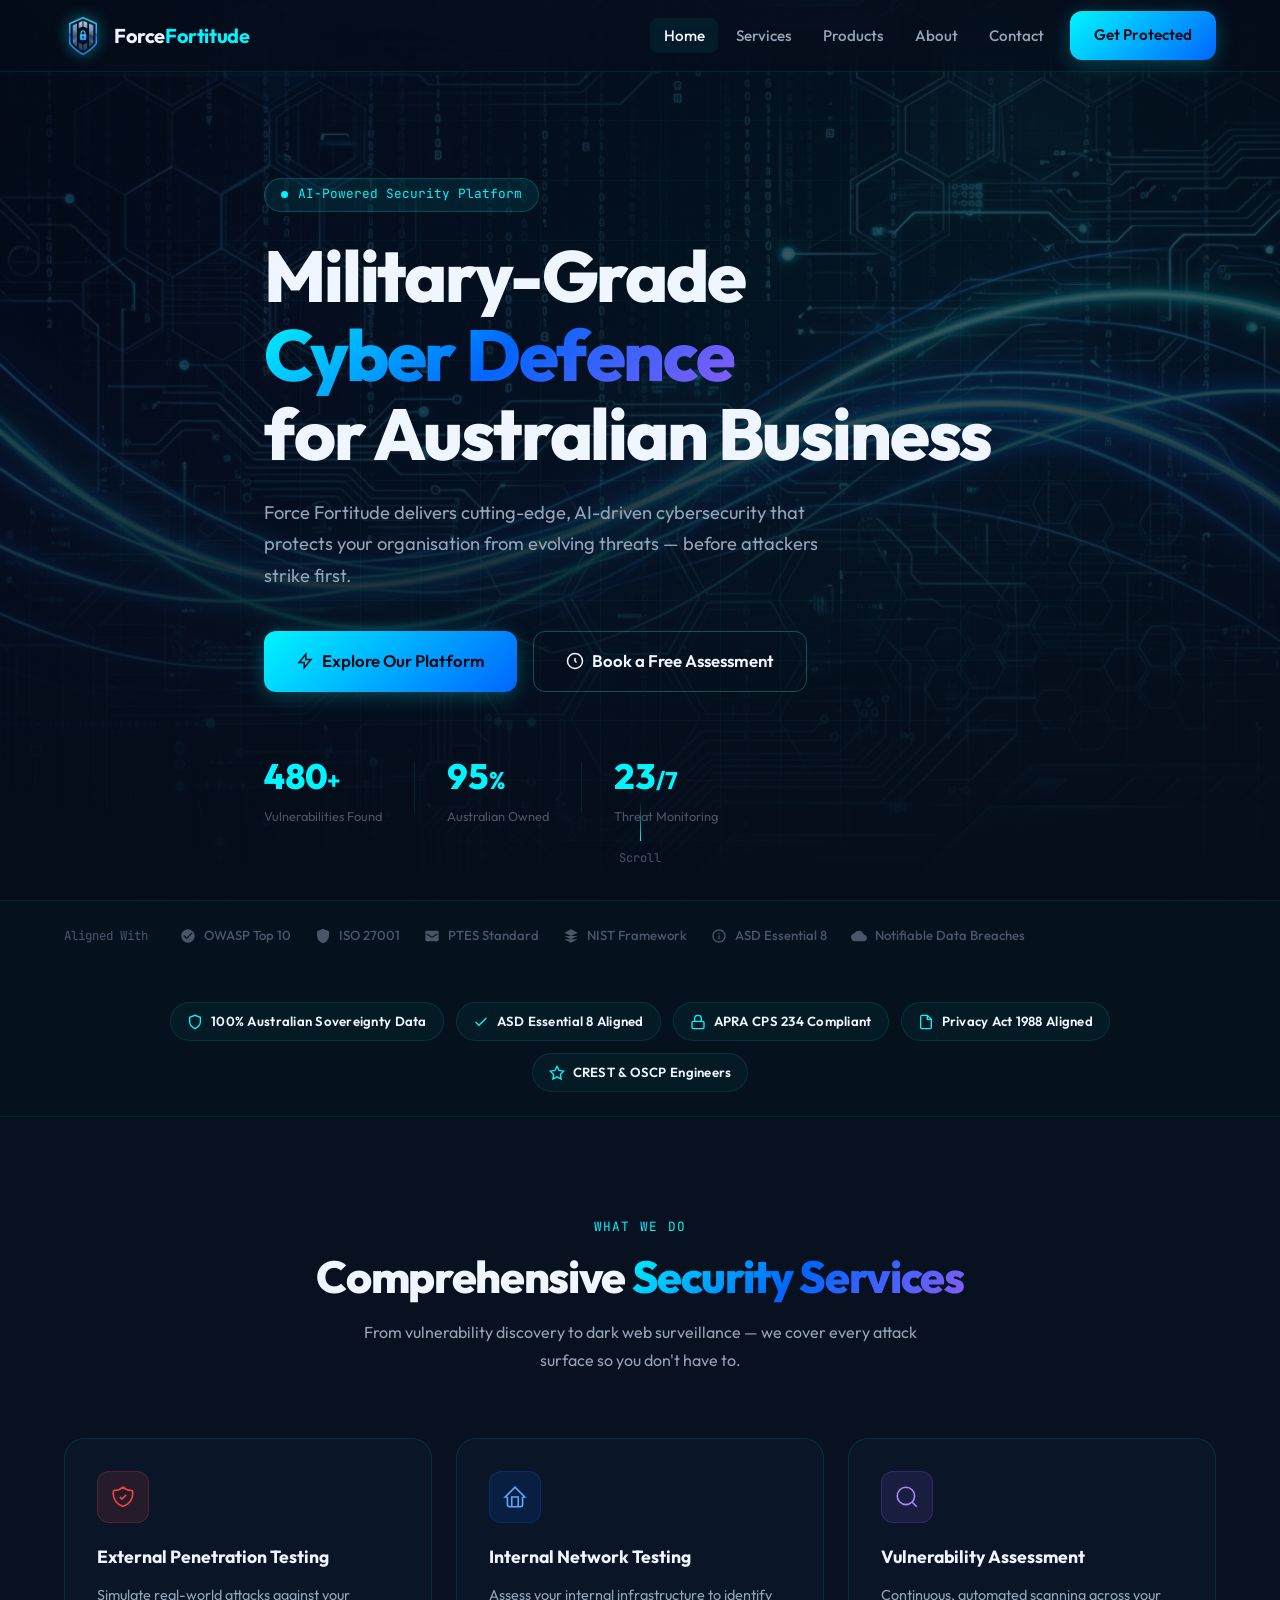
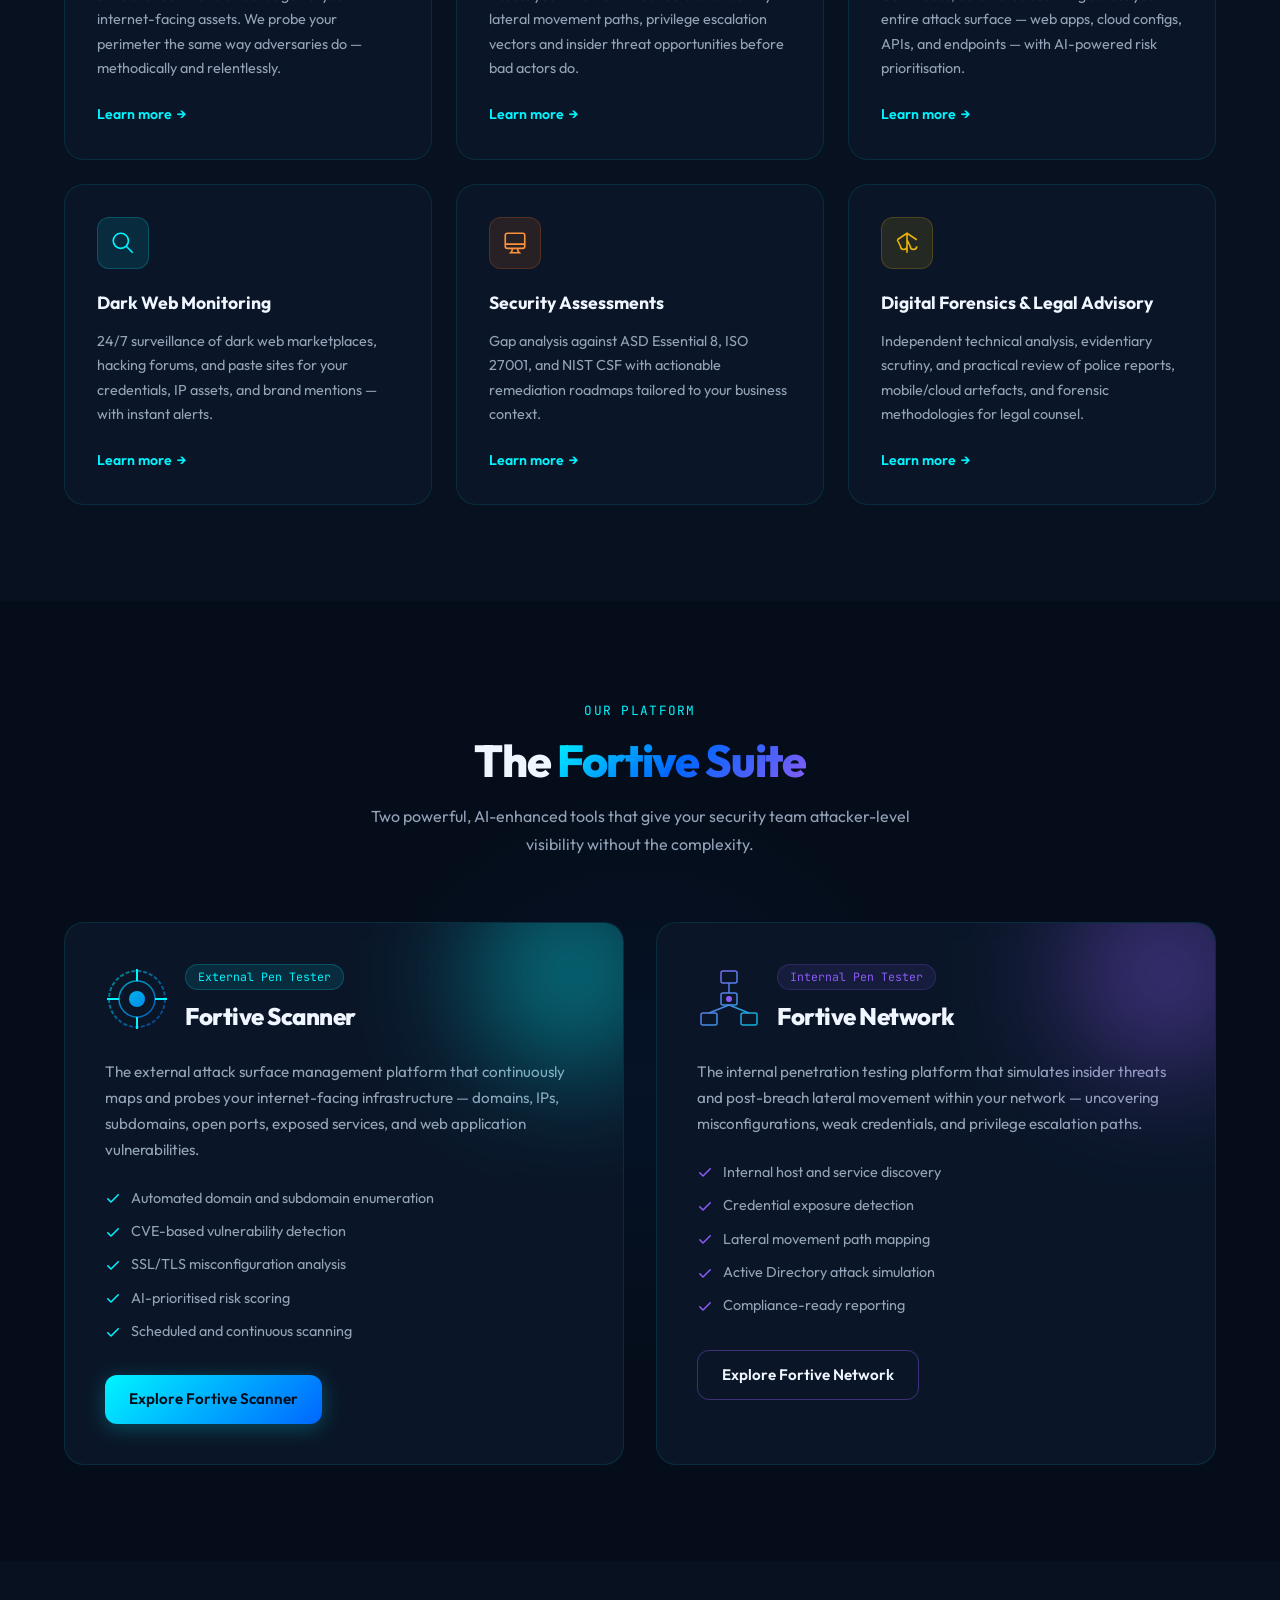
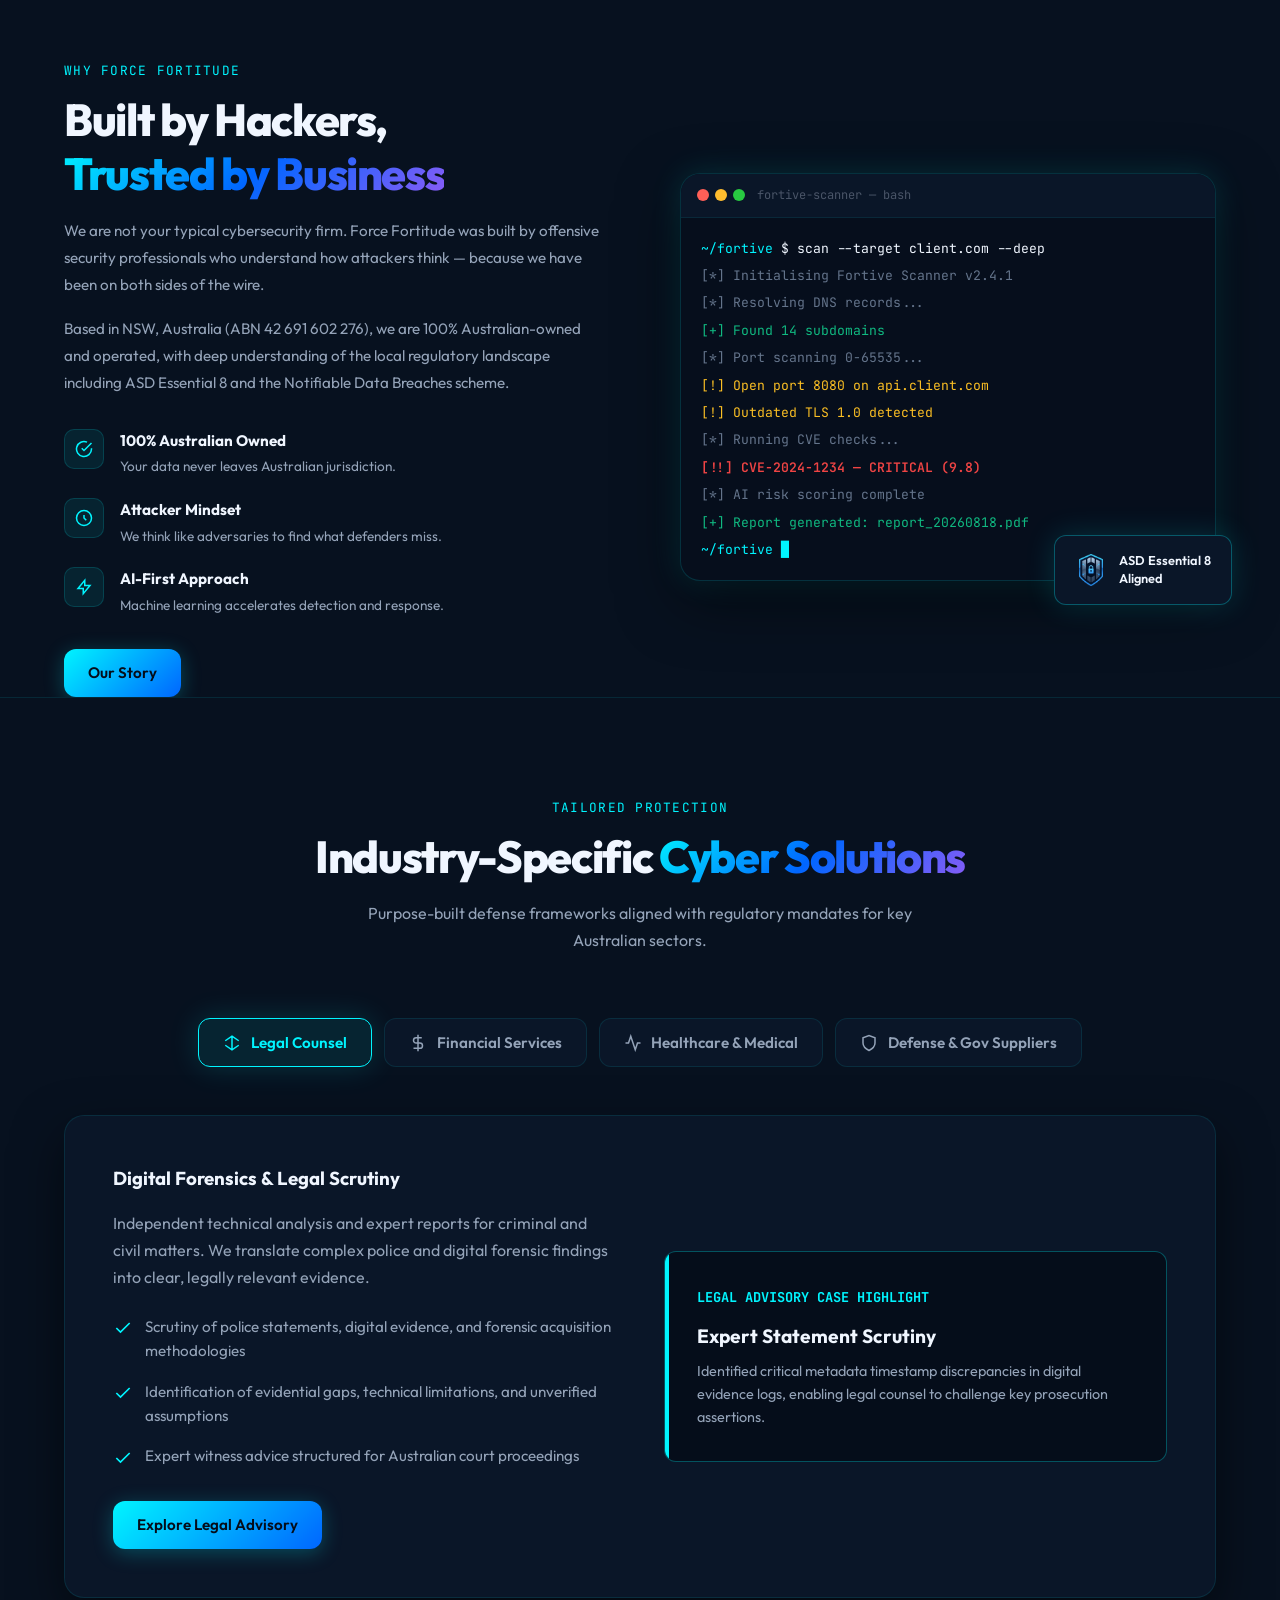
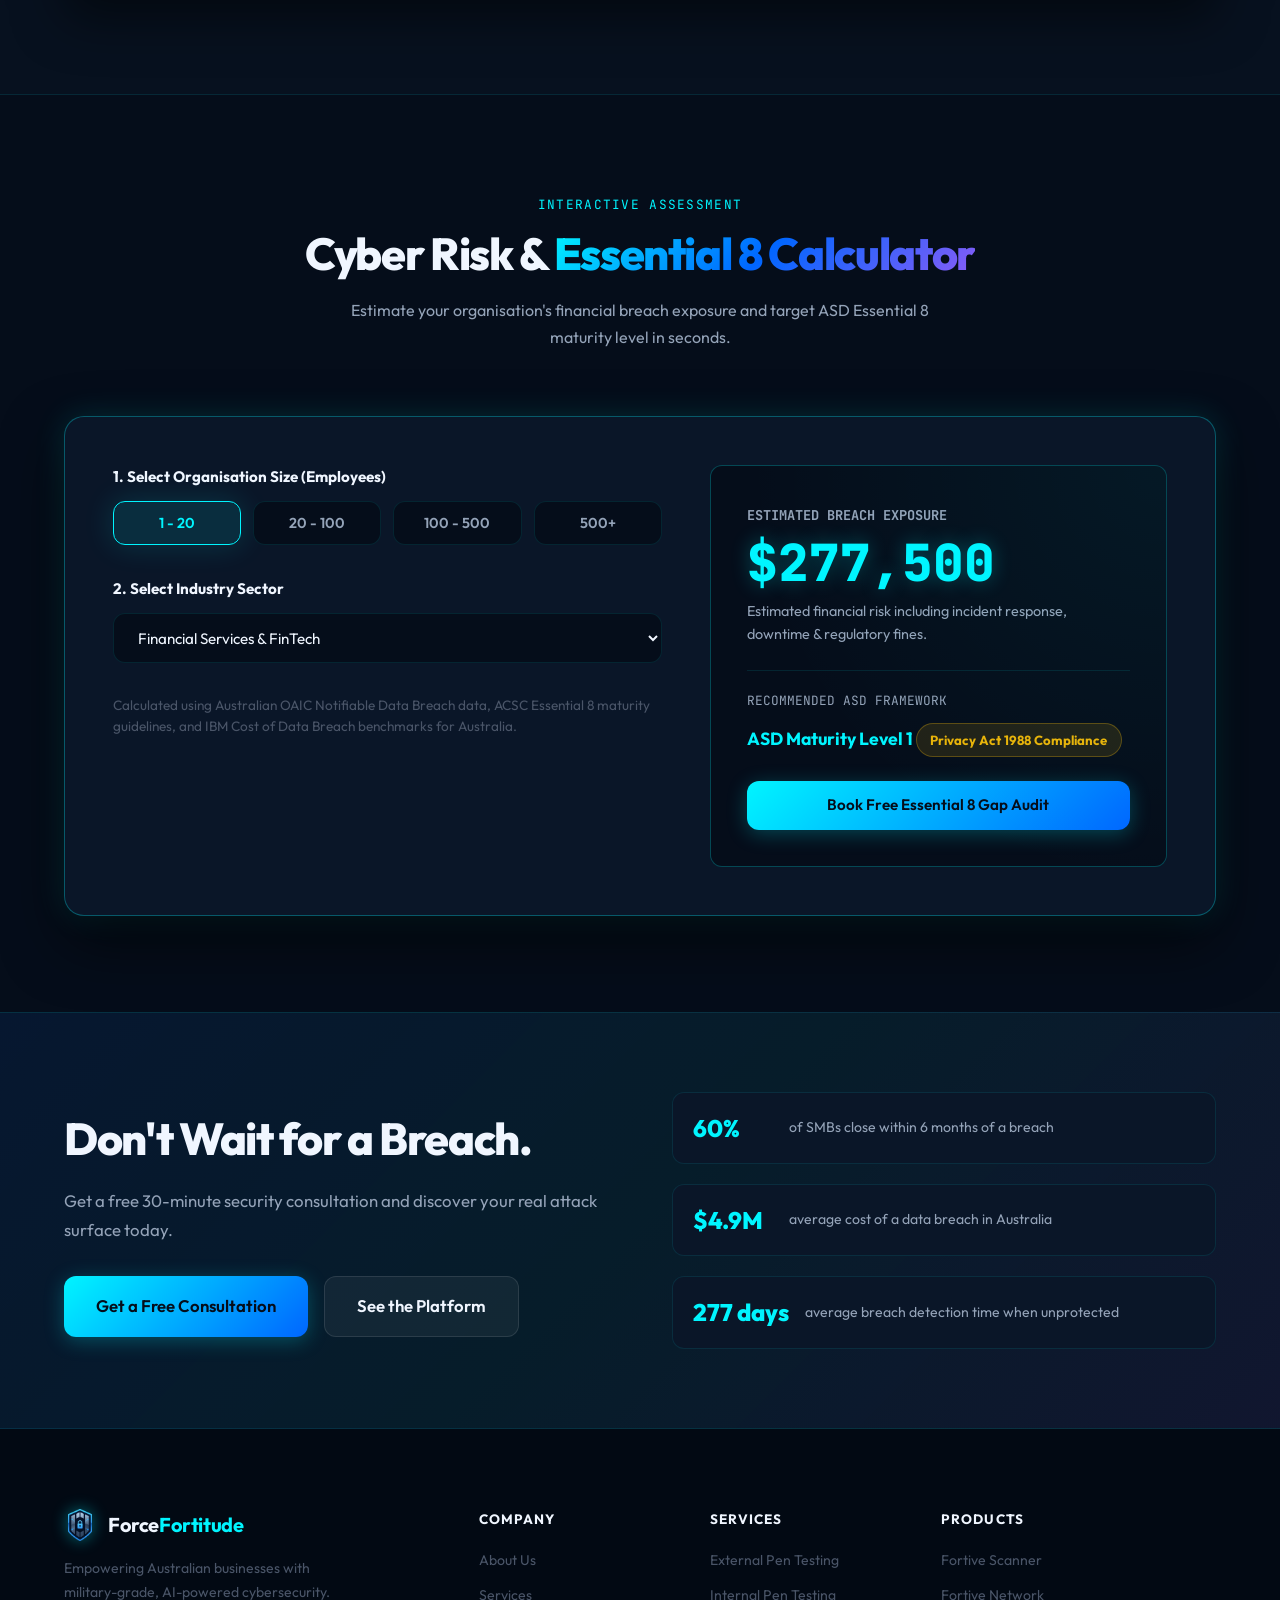
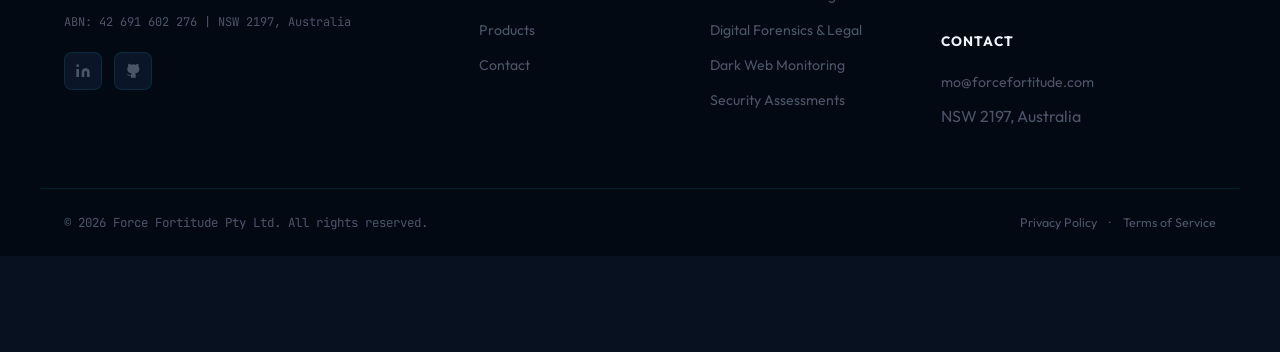
<file: index.html>
<!DOCTYPE html>
<html lang="en">
<head>
  <meta charset="UTF-8"/>
  <meta name="viewport" content="width=device-width, initial-scale=1.0"/>
  <title>Force Fortitude | AI-Powered Cybersecurity for Australian Businesses</title>
  <meta name="description" content="Force Fortitude is an Australian cybersecurity company delivering military-grade, AI-powered security solutions — Fortive Scanner and Fortive Network."/>
  <link rel="preconnect" href="https://fonts.googleapis.com"/>
  <link rel="preconnect" href="https://fonts.gstatic.com" crossorigin/>
  <link href="https://fonts.googleapis.com/css2?family=Outfit:wght@300;400;500;600;700;800;900&family=JetBrains+Mono:wght@400;500&display=swap" rel="stylesheet"/>
  <link rel="icon" type="image/png" href="assets/images/logo.png"/>
  <link rel="stylesheet" href="assets/css/style.css"/>
</head>
<body>

<nav class="navbar" id="navbar">
  <div class="container nav-inner">
    <a href="index.html" class="logo" aria-label="Force Fortitude Home">
      <img src="assets/images/logo.png" alt="Force Fortitude Shield Logo" class="logo-img"/>
      <span class="logo-text">Force<span class="accent">Fortitude</span></span>
    </a>
    <button class="hamburger" id="hamburger" aria-label="Toggle menu" aria-expanded="false">
      <span></span><span></span><span></span>
    </button>
    <ul class="nav-links" id="navLinks">
      <li><a href="index.html" class="nav-link active">Home</a></li>
      <li><a href="services.html" class="nav-link">Services</a></li>
      <li><a href="products.html" class="nav-link">Products</a></li>
      <li><a href="about.html" class="nav-link">About</a></li>
      <li><a href="contact.html" class="nav-link">Contact</a></li>
      <li><a href="contact.html" class="btn btn-primary nav-cta">Get Protected</a></li>
    </ul>
  </div>
</nav>

<!-- HERO -->
<section class="hero" id="home">
  <div class="hero-bg">
    <img src="assets/images/hero_bg.png" alt="" aria-hidden="true" class="hero-img"/>
    <div class="hero-overlay"></div>
    <div class="hero-grid"></div>
  </div>
  <div class="container hero-content">
    <div class="hero-badge">
      <span class="badge-dot"></span>
      <span class="mono">AI-Powered Security Platform</span>
    </div>
    <h1 class="hero-title">
      Military-Grade<br/>
      <span class="gradient-text">Cyber Defence</span><br/>
      for Australian Business
    </h1>
    <p class="hero-subtitle">Force Fortitude delivers cutting-edge, AI-driven cybersecurity that protects your organisation from evolving threats — before attackers strike first.</p>
    <div class="hero-actions">
      <a href="products.html" class="btn btn-primary btn-lg">
        <svg viewBox="0 0 24 24" fill="none" stroke="currentColor" stroke-width="2"><path d="M13 10V3L4 14h7v7l9-11h-7z"/></svg>
        Explore Our Platform
      </a>
      <a href="https://cal.com/mo-atyani-gvgwls" target="_blank" data-cal-link="mo-atyani-gvgwls" data-cal-namespace="" data-cal-config='{"layout":"month_view","theme":"dark"}' class="btn btn-outline btn-lg">
        <svg viewBox="0 0 24 24" fill="none" stroke="currentColor" stroke-width="2"><circle cx="12" cy="12" r="10"/><polyline points="12 8 12 12 14 14"/></svg>
        Book a Free Assessment
      </a>
    </div>
    <div class="hero-stats">
      <div class="stat"><span class="stat-num" data-target="500">0</span><span class="stat-plus">+</span><span class="stat-label">Vulnerabilities Found</span></div>
      <div class="stat-divider"></div>
      <div class="stat"><span class="stat-num" data-target="100">0</span><span class="stat-plus">%</span><span class="stat-label">Australian Owned</span></div>
      <div class="stat-divider"></div>
      <div class="stat"><span class="stat-num" data-target="24">0</span><span class="stat-plus">/7</span><span class="stat-label">Threat Monitoring</span></div>
    </div>
  </div>
  <div class="hero-scroll-hint"><div class="scroll-line"></div><span class="mono">Scroll</span></div>
</section>

<!-- TRUST BAR -->
<section class="trust-bar">
  <div class="container">
    <span class="trust-label mono">Aligned With</span>
    <div class="trust-logos">
      <div class="trust-item"><svg viewBox="0 0 24 24" fill="currentColor"><path d="M12 2C6.48 2 2 6.48 2 12s4.48 10 10 10 10-4.48 10-10S17.52 2 12 2zm-2 15l-5-5 1.41-1.41L10 14.17l7.59-7.59L19 8l-9 9z"/></svg><span>OWASP Top 10</span></div>
      <div class="trust-item"><svg viewBox="0 0 24 24" fill="currentColor"><path d="M12 1L3 5v6c0 5.55 3.84 10.74 9 12 5.16-1.26 9-6.45 9-12V5l-9-4z"/></svg><span>ISO 27001</span></div>
      <div class="trust-item"><svg viewBox="0 0 24 24" fill="currentColor"><path d="M20 4H4c-1.1 0-2 .9-2 2v12c0 1.1.9 2 2 2h16c1.1 0 2-.9 2-2V6c0-1.1-.9-2-2-2zM4 8l8 5 8-5v2l-8 5-8-5V8z"/></svg><span>PTES Standard</span></div>
      <div class="trust-item"><svg viewBox="0 0 24 24" fill="currentColor"><path d="M12 2L2 7l10 5 10-5-10-5zM2 17l10 5 10-5M2 12l10 5 10-5"/></svg><span>NIST Framework</span></div>
      <div class="trust-item"><svg viewBox="0 0 24 24" fill="currentColor"><path d="M11 17h2v-6h-2v6zm1-15C6.48 2 2 6.48 2 12s4.48 10 10 10 10-4.48 10-10S17.52 2 12 2zm0 18c-4.41 0-8-3.59-8-8s3.59-8 8-8 8 3.59 8 8-3.59 8-8 8zM11 9h2V7h-2v2z"/></svg><span>ASD Essential 8</span></div>
      <div class="trust-item"><svg viewBox="0 0 24 24" fill="currentColor"><path d="M19.35 10.04C18.67 6.59 15.64 4 12 4 9.11 4 6.6 5.64 5.35 8.04 2.34 8.36 0 10.91 0 14c0 3.31 2.69 6 6 6h13c2.76 0 5-2.24 5-5 0-2.64-2.05-4.78-4.65-4.96z"/></svg><span>Notifiable Data Breaches</span></div>
    </div>
    <div class="compliance-badge-row">
      <span class="compliance-pill"><svg viewBox="0 0 24 24" fill="none" stroke="currentColor" stroke-width="2"><path d="M12 22s8-4 8-10V5l-8-3-8 3v7c0 6 8 10 8 10z"/></svg> 100% Australian Sovereignty Data</span>
      <span class="compliance-pill"><svg viewBox="0 0 24 24" fill="none" stroke="currentColor" stroke-width="2"><polyline points="20 6 9 17 4 12"/></svg> ASD Essential 8 Aligned</span>
      <span class="compliance-pill"><svg viewBox="0 0 24 24" fill="none" stroke="currentColor" stroke-width="2"><rect x="3" y="11" width="18" height="11" rx="2"/><path d="M7 11V7a5 5 0 0 1 10 0v4"/></svg> APRA CPS 234 Compliant</span>
      <span class="compliance-pill"><svg viewBox="0 0 24 24" fill="none" stroke="currentColor" stroke-width="2"><path d="M14 2H6a2 2 0 0 0-2 2v16a2 2 0 0 0 2 2h12a2 2 0 0 0 2-2V8z"/><polyline points="14 2 14 8 20 8"/></svg> Privacy Act 1988 Aligned</span>
      <span class="compliance-pill"><svg viewBox="0 0 24 24" fill="none" stroke="currentColor" stroke-width="2"><polygon points="12 2 15.09 8.26 22 9.27 17 14.14 18.18 21.02 12 17.77 5.82 21.02 7 14.14 2 9.27 8.91 8.26 12 2"/></svg> CREST &amp; OSCP Engineers</span>
    </div>
  </div>
</section>

<!-- SERVICES -->
<section class="section services-section" id="services">
  <div class="container">
    <div class="section-header">
      <span class="section-tag mono">What We Do</span>
      <h2 class="section-title">Comprehensive <span class="gradient-text">Security Services</span></h2>
      <p class="section-subtitle">From vulnerability discovery to dark web surveillance — we cover every attack surface so you don't have to.</p>
    </div>
    <div class="services-grid">
      <div class="service-card">
        <div class="service-icon icon-red"><svg viewBox="0 0 24 24" fill="none" stroke="currentColor" stroke-width="1.5"><path d="M9 12l2 2 4-4m5.618-4.016A11.955 11.955 0 0112 2.944a11.955 11.955 0 01-8.618 3.04A12.02 12.02 0 003 9c0 5.591 3.824 10.29 9 11.622 5.176-1.332 9-6.03 9-11.622 0-1.042-.133-2.052-.382-3.016z"/></svg></div>
        <h3>External Penetration Testing</h3>
        <p>Simulate real-world attacks against your internet-facing assets. We probe your perimeter the same way adversaries do — methodically and relentlessly.</p>
        <a href="services.html" class="service-link">Learn more <span>&#8594;</span></a>
      </div>
      <div class="service-card">
        <div class="service-icon icon-blue"><svg viewBox="0 0 24 24" fill="none" stroke="currentColor" stroke-width="1.5"><path d="M5 12H3l9-9 9 9h-2M5 12v7a2 2 0 002 2h10a2 2 0 002-2v-7"/><path d="M9 21V12h6v9"/></svg></div>
        <h3>Internal Network Testing</h3>
        <p>Assess your internal infrastructure to identify lateral movement paths, privilege escalation vectors and insider threat opportunities before bad actors do.</p>
        <a href="services.html" class="service-link">Learn more <span>&#8594;</span></a>
      </div>
      <div class="service-card">
        <div class="service-icon icon-purple"><svg viewBox="0 0 24 24" fill="none" stroke="currentColor" stroke-width="1.5"><circle cx="11" cy="11" r="8"/><path d="m21 21-4.35-4.35"/></svg></div>
        <h3>Vulnerability Assessment</h3>
        <p>Continuous, automated scanning across your entire attack surface — web apps, cloud configs, APIs, and endpoints — with AI-powered risk prioritisation.</p>
        <a href="services.html" class="service-link">Learn more <span>&#8594;</span></a>
      </div>
      <div class="service-card">
        <div class="service-icon icon-teal"><svg viewBox="0 0 24 24" fill="none" stroke="currentColor" stroke-width="1.5"><path d="M21 21l-6-6m2-5a7 7 0 11-14 0 7 7 0 0114 0z"/></svg></div>
        <h3>Dark Web Monitoring</h3>
        <p>24/7 surveillance of dark web marketplaces, hacking forums, and paste sites for your credentials, IP assets, and brand mentions — with instant alerts.</p>
        <a href="services.html" class="service-link">Learn more <span>&#8594;</span></a>
      </div>
      <div class="service-card">
        <div class="service-icon icon-orange"><svg viewBox="0 0 24 24" fill="none" stroke="currentColor" stroke-width="1.5"><path d="M9.75 17L9 20l-1 1h8l-1-1-.75-3M3 13h18M5 17h14a2 2 0 002-2V5a2 2 0 00-2-2H5a2 2 0 00-2 2v10a2 2 0 002 2z"/></svg></div>
        <h3>Security Assessments</h3>
        <p>Gap analysis against ASD Essential 8, ISO 27001, and NIST CSF with actionable remediation roadmaps tailored to your business context.</p>
        <a href="services.html" class="service-link">Learn more <span>&#8594;</span></a>
      </div>
      <div class="service-card">
        <div class="service-icon icon-gold"><svg viewBox="0 0 24 24" fill="none" stroke="currentColor" stroke-width="1.5"><path d="M12 3v18M3 9l9-6 9 6M3 9l3 6m6-6l3 6M6 15a3 3 0 106 0M15 15a3 3 0 106 0"/></svg></div>
        <h3>Digital Forensics &amp; Legal Advisory</h3>
        <p>Independent technical analysis, evidentiary scrutiny, and practical review of police reports, mobile/cloud artefacts, and forensic methodologies for legal counsel.</p>
        <a href="services.html#forensics" class="service-link">Learn more <span>&#8594;</span></a>
      </div>
    </div>
  </div>
</section>

<!-- PRODUCTS -->
<section class="section products-section" id="products">
  <div class="container">
    <div class="section-header">
      <span class="section-tag mono">Our Platform</span>
      <h2 class="section-title">The <span class="gradient-text">Fortive Suite</span></h2>
      <p class="section-subtitle">Two powerful, AI-enhanced tools that give your security team attacker-level visibility without the complexity.</p>
    </div>
    <div class="products-grid">
      <div class="product-card product-scanner">
        <div class="product-glow glow-cyan"></div>
        <div class="product-header">
          <div class="product-icon">
            <svg viewBox="0 0 64 64" fill="none">
              <circle cx="32" cy="32" r="28" stroke="url(#sg2)" stroke-width="2" stroke-dasharray="4 2" opacity="0.5"/>
              <circle cx="32" cy="32" r="18" stroke="url(#sg2)" stroke-width="1.5" opacity="0.7"/>
              <circle cx="32" cy="32" r="8" fill="url(#sg2)" opacity="0.9"/>
              <line x1="32" y1="2" x2="32" y2="14" stroke="#00f5ff" stroke-width="2"/>
              <line x1="62" y1="32" x2="50" y2="32" stroke="#00f5ff" stroke-width="2"/>
              <line x1="32" y1="62" x2="32" y2="50" stroke="#00f5ff" stroke-width="2"/>
              <line x1="2" y1="32" x2="14" y2="32" stroke="#00f5ff" stroke-width="2"/>
              <defs><linearGradient id="sg2" x1="4" y1="4" x2="60" y2="60" gradientUnits="userSpaceOnUse"><stop stop-color="#00f5ff"/><stop offset="1" stop-color="#0066ff"/></linearGradient></defs>
            </svg>
          </div>
          <div>
            <div class="product-badge mono">External Pen Tester</div>
            <h3 class="product-name">Fortive Scanner</h3>
          </div>
        </div>
        <p class="product-desc">The external attack surface management platform that continuously maps and probes your internet-facing infrastructure — domains, IPs, subdomains, open ports, exposed services, and web application vulnerabilities.</p>
        <ul class="product-features">
          <li><svg viewBox="0 0 16 16" fill="none"><path d="M13.78 4.22a.75.75 0 010 1.06l-7.25 7.25a.75.75 0 01-1.06 0L2.22 9.28a.75.75 0 011.06-1.06L6 10.94l6.72-6.72a.75.75 0 011.06 0z" fill="#00f5ff"/></svg>Automated domain and subdomain enumeration</li>
          <li><svg viewBox="0 0 16 16" fill="none"><path d="M13.78 4.22a.75.75 0 010 1.06l-7.25 7.25a.75.75 0 01-1.06 0L2.22 9.28a.75.75 0 011.06-1.06L6 10.94l6.72-6.72a.75.75 0 011.06 0z" fill="#00f5ff"/></svg>CVE-based vulnerability detection</li>
          <li><svg viewBox="0 0 16 16" fill="none"><path d="M13.78 4.22a.75.75 0 010 1.06l-7.25 7.25a.75.75 0 01-1.06 0L2.22 9.28a.75.75 0 011.06-1.06L6 10.94l6.72-6.72a.75.75 0 011.06 0z" fill="#00f5ff"/></svg>SSL/TLS misconfiguration analysis</li>
          <li><svg viewBox="0 0 16 16" fill="none"><path d="M13.78 4.22a.75.75 0 010 1.06l-7.25 7.25a.75.75 0 01-1.06 0L2.22 9.28a.75.75 0 011.06-1.06L6 10.94l6.72-6.72a.75.75 0 011.06 0z" fill="#00f5ff"/></svg>AI-prioritised risk scoring</li>
          <li><svg viewBox="0 0 16 16" fill="none"><path d="M13.78 4.22a.75.75 0 010 1.06l-7.25 7.25a.75.75 0 01-1.06 0L2.22 9.28a.75.75 0 011.06-1.06L6 10.94l6.72-6.72a.75.75 0 011.06 0z" fill="#00f5ff"/></svg>Scheduled and continuous scanning</li>
        </ul>
        <a href="products.html" class="btn btn-primary">Explore Fortive Scanner</a>
      </div>
      <div class="product-card product-network">
        <div class="product-glow glow-purple"></div>
        <div class="product-header">
          <div class="product-icon">
            <svg viewBox="0 0 64 64" fill="none">
              <rect x="24" y="4" width="16" height="12" rx="2" stroke="url(#ng1)" stroke-width="1.5"/>
              <rect x="4" y="46" width="16" height="12" rx="2" stroke="url(#ng1)" stroke-width="1.5"/>
              <rect x="44" y="46" width="16" height="12" rx="2" stroke="url(#ng1)" stroke-width="1.5"/>
              <rect x="24" y="26" width="16" height="12" rx="2" stroke="url(#ng1)" stroke-width="1.5"/>
              <line x1="32" y1="16" x2="32" y2="26" stroke="url(#ng1)" stroke-width="1.5"/>
              <line x1="32" y1="38" x2="12" y2="46" stroke="url(#ng1)" stroke-width="1.5"/>
              <line x1="32" y1="38" x2="52" y2="46" stroke="url(#ng1)" stroke-width="1.5"/>
              <circle cx="32" cy="32" r="3" fill="#8b5cf6"/>
              <defs><linearGradient id="ng1" x1="4" y1="4" x2="60" y2="60" gradientUnits="userSpaceOnUse"><stop stop-color="#8b5cf6"/><stop offset="1" stop-color="#06b6d4"/></linearGradient></defs>
            </svg>
          </div>
          <div>
            <div class="product-badge product-badge-purple mono">Internal Pen Tester</div>
            <h3 class="product-name">Fortive Network</h3>
          </div>
        </div>
        <p class="product-desc">The internal penetration testing platform that simulates insider threats and post-breach lateral movement within your network — uncovering misconfigurations, weak credentials, and privilege escalation paths.</p>
        <ul class="product-features">
          <li><svg viewBox="0 0 16 16" fill="none"><path d="M13.78 4.22a.75.75 0 010 1.06l-7.25 7.25a.75.75 0 01-1.06 0L2.22 9.28a.75.75 0 011.06-1.06L6 10.94l6.72-6.72a.75.75 0 011.06 0z" fill="#8b5cf6"/></svg>Internal host and service discovery</li>
          <li><svg viewBox="0 0 16 16" fill="none"><path d="M13.78 4.22a.75.75 0 010 1.06l-7.25 7.25a.75.75 0 01-1.06 0L2.22 9.28a.75.75 0 011.06-1.06L6 10.94l6.72-6.72a.75.75 0 011.06 0z" fill="#8b5cf6"/></svg>Credential exposure detection</li>
          <li><svg viewBox="0 0 16 16" fill="none"><path d="M13.78 4.22a.75.75 0 010 1.06l-7.25 7.25a.75.75 0 01-1.06 0L2.22 9.28a.75.75 0 011.06-1.06L6 10.94l6.72-6.72a.75.75 0 011.06 0z" fill="#8b5cf6"/></svg>Lateral movement path mapping</li>
          <li><svg viewBox="0 0 16 16" fill="none"><path d="M13.78 4.22a.75.75 0 010 1.06l-7.25 7.25a.75.75 0 01-1.06 0L2.22 9.28a.75.75 0 011.06-1.06L6 10.94l6.72-6.72a.75.75 0 011.06 0z" fill="#8b5cf6"/></svg>Active Directory attack simulation</li>
          <li><svg viewBox="0 0 16 16" fill="none"><path d="M13.78 4.22a.75.75 0 010 1.06l-7.25 7.25a.75.75 0 01-1.06 0L2.22 9.28a.75.75 0 011.06-1.06L6 10.94l6.72-6.72a.75.75 0 011.06 0z" fill="#8b5cf6"/></svg>Compliance-ready reporting</li>
        </ul>
        <a href="products.html" class="btn btn-outline-purple">Explore Fortive Network</a>
      </div>
    </div>
  </div>
</section>

<!-- WHY US -->
<section class="section why-section">
  <div class="container">
    <div class="why-grid">
      <div class="why-content">
        <span class="section-tag mono">Why Force Fortitude</span>
        <h2 class="section-title">Built by Hackers,<br/><span class="gradient-text">Trusted by Business</span></h2>
        <p class="why-text">We are not your typical cybersecurity firm. Force Fortitude was built by offensive security professionals who understand how attackers think — because we have been on both sides of the wire.</p>
        <p class="why-text">Based in NSW, Australia (ABN 42 691 602 276), we are 100% Australian-owned and operated, with deep understanding of the local regulatory landscape including ASD Essential 8 and the Notifiable Data Breaches scheme.</p>
        <div class="why-points">
          <div class="why-point">
            <div class="why-icon"><svg viewBox="0 0 24 24" fill="none" stroke="currentColor" stroke-width="2"><path d="M22 11.08V12a10 10 0 11-5.93-9.14"/><polyline points="22 4 12 14.01 9 11.01"/></svg></div>
            <div><strong>100% Australian Owned</strong><p>Your data never leaves Australian jurisdiction.</p></div>
          </div>
          <div class="why-point">
            <div class="why-icon"><svg viewBox="0 0 24 24" fill="none" stroke="currentColor" stroke-width="2"><circle cx="12" cy="12" r="10"/><path d="M12 8v4l3 3"/></svg></div>
            <div><strong>Attacker Mindset</strong><p>We think like adversaries to find what defenders miss.</p></div>
          </div>
          <div class="why-point">
            <div class="why-icon"><svg viewBox="0 0 24 24" fill="none" stroke="currentColor" stroke-width="2"><path d="M13 10V3L4 14h7v7l9-11h-7z"/></svg></div>
            <div><strong>AI-First Approach</strong><p>Machine learning accelerates detection and response.</p></div>
          </div>
        </div>
        <a href="about.html" class="btn btn-primary">Our Story</a>
      </div>
      <div class="why-visual">
        <div class="terminal-window">
          <div class="terminal-header">
            <div class="terminal-dots"><span class="dot dot-red"></span><span class="dot dot-yellow"></span><span class="dot dot-green"></span></div>
            <span class="terminal-title mono">fortive-scanner &mdash; bash</span>
          </div>
          <div class="terminal-body">
            <div class="terminal-line"><span class="t-prompt">~/fortive</span> <span class="t-cmd">$ scan --target client.com --deep</span></div>
            <div class="terminal-line t-info">[*] Initialising Fortive Scanner v2.4.1</div>
            <div class="terminal-line t-info">[*] Resolving DNS records...</div>
            <div class="terminal-line t-success">[+] Found 14 subdomains</div>
            <div class="terminal-line t-info">[*] Port scanning 0-65535...</div>
            <div class="terminal-line t-warn">[!] Open port 8080 on api.client.com</div>
            <div class="terminal-line t-warn">[!] Outdated TLS 1.0 detected</div>
            <div class="terminal-line t-info">[*] Running CVE checks...</div>
            <div class="terminal-line t-danger">[!!] CVE-2024-1234 &mdash; CRITICAL (9.8)</div>
            <div class="terminal-line t-info">[*] AI risk scoring complete</div>
            <div class="terminal-line t-success">[+] Report generated: report_20260818.pdf</div>
            <div class="terminal-line"><span class="t-prompt">~/fortive</span> <span class="t-cursor">&#9608;</span></div>
          </div>
        </div>
        <div class="why-badge-float">
          <img src="assets/images/logo.png" alt="Force Fortitude Shield" style="width:32px;height:32px;object-fit:contain;"/>
          <span>ASD Essential 8<br/>Aligned</span>
        </div>
      </div>
    </div>
  </div>
<!-- INDUSTRY SOLUTIONS HUB -->
<section class="industry-hub-section" id="industries">
  <div class="container">
    <div class="section-header">
      <span class="section-tag mono">Tailored Protection</span>
      <h2 class="section-title">Industry-Specific <span class="gradient-text">Cyber Solutions</span></h2>
      <p class="section-subtitle">Purpose-built defense frameworks aligned with regulatory mandates for key Australian sectors.</p>
    </div>

    <div class="industry-nav">
      <button class="ind-tab-btn active" data-tab="legal" onclick="switchIndustryTab('legal')">
        <svg viewBox="0 0 24 24" width="18" height="18" fill="none" stroke="currentColor" stroke-width="2"><path d="M12 3v18M3 9l9-6 9 6M3 15l9 6 9-6"/></svg>
        Legal Counsel
      </button>
      <button class="ind-tab-btn" data-tab="finance" onclick="switchIndustryTab('finance')">
        <svg viewBox="0 0 24 24" width="18" height="18" fill="none" stroke="currentColor" stroke-width="2"><line x1="12" y1="1" x2="12" y2="23"/><path d="M17 5H9.5a3.5 3.5 0 0 0 0 7h5a3.5 3.5 0 0 1 0 7H6"/></svg>
        Financial Services
      </button>
      <button class="ind-tab-btn" data-tab="health" onclick="switchIndustryTab('health')">
        <svg viewBox="0 0 24 24" width="18" height="18" fill="none" stroke="currentColor" stroke-width="2"><path d="M22 12h-4l-3 9L9 3l-3 9H2"/></svg>
        Healthcare &amp; Medical
      </button>
      <button class="ind-tab-btn" data-tab="defense" onclick="switchIndustryTab('defense')">
        <svg viewBox="0 0 24 24" width="18" height="18" fill="none" stroke="currentColor" stroke-width="2"><path d="M12 22s8-4 8-10V5l-8-3-8 3v7c0 6 8 10 8 10z"/></svg>
        Defense &amp; Gov Suppliers
      </button>
    </div>

    <!-- Legal Panel -->
    <div class="ind-panel active" id="ind-panel-legal">
      <div class="ind-panel-grid">
        <div>
          <h3>Digital Forensics &amp; Legal Scrutiny</h3>
          <p style="color:var(--text-secondary);margin:1rem 0;line-height:1.7;">Independent technical analysis and expert reports for criminal and civil matters. We translate complex police and digital forensic findings into clear, legally relevant evidence.</p>
          <div class="ind-feature-list">
            <div class="ind-feature-item"><svg viewBox="0 0 24 24" fill="none" stroke="currentColor" stroke-width="2"><polyline points="20 6 9 17 4 12"/></svg>Scrutiny of police statements, digital evidence, and forensic acquisition methodologies</div>
            <div class="ind-feature-item"><svg viewBox="0 0 24 24" fill="none" stroke="currentColor" stroke-width="2"><polyline points="20 6 9 17 4 12"/></svg>Identification of evidential gaps, technical limitations, and unverified assumptions</div>
            <div class="ind-feature-item"><svg viewBox="0 0 24 24" fill="none" stroke="currentColor" stroke-width="2"><polyline points="20 6 9 17 4 12"/></svg>Expert witness advice structured for Australian court proceedings</div>
          </div>
          <a href="services.html#forensics" class="btn btn-primary">Explore Legal Advisory</a>
        </div>
        <div class="ind-stats-card">
          <span class="mono" style="color:var(--accent-cyan);font-size:0.85rem;font-weight:700;">LEGAL ADVISORY CASE HIGHLIGHT</span>
          <h4 style="margin:0.75rem 0 0.5rem;font-size:1.2rem;">Expert Statement Scrutiny</h4>
          <p style="color:var(--text-secondary);font-size:0.9rem;line-height:1.6;">Identified critical metadata timestamp discrepancies in digital evidence logs, enabling legal counsel to challenge key prosecution assertions.</p>
        </div>
      </div>
    </div>

    <!-- Finance Panel -->
    <div class="ind-panel" id="ind-panel-finance">
      <div class="ind-panel-grid">
        <div>
          <h3>APRA CPS 234 &amp; Banking Defense</h3>
          <p style="color:var(--text-secondary);margin:1rem 0;line-height:1.7;">Ensure compliance with Australian Prudential Regulation Authority (APRA) requirements with continuous internal &amp; external penetration testing and attack surface monitoring.</p>
          <div class="ind-feature-list">
            <div class="ind-feature-item"><svg viewBox="0 0 24 24" fill="none" stroke="currentColor" stroke-width="2"><polyline points="20 6 9 17 4 12"/></svg>APRA CPS 234 Information Security Gap Assessments</div>
            <div class="ind-feature-item"><svg viewBox="0 0 24 24" fill="none" stroke="currentColor" stroke-width="2"><polyline points="20 6 9 17 4 12"/></svg>Fortive Network continuous autonomous agent for internal lateral movement defense</div>
            <div class="ind-feature-item"><svg viewBox="0 0 24 24" fill="none" stroke="currentColor" stroke-width="2"><polyline points="20 6 9 17 4 12"/></svg>Third-party vendor risk and dark web credential exposure monitoring</div>
          </div>
          <a href="services.html#external-pentest" class="btn btn-primary">Protect Financial Assets</a>
        </div>
        <div class="ind-stats-card">
          <span class="mono" style="color:var(--accent-cyan);font-size:0.85rem;font-weight:700;">APRA COMPLIANCE HIGHLIGHT</span>
          <h4 style="margin:0.75rem 0 0.5rem;font-size:1.2rem;">Continuous CPS 234 Audit</h4>
          <p style="color:var(--text-secondary);font-size:0.9rem;line-height:1.6;">Automated 24/7 perimeter checks ensured zero unpatched critical vulnerabilities across 450+ financial endpoints.</p>
        </div>
      </div>
    </div>

    <!-- Health Panel -->
    <div class="ind-panel" id="ind-panel-health">
      <div class="ind-panel-grid">
        <div>
          <h3>Healthcare Data &amp; Ransomware Defense</h3>
          <p style="color:var(--text-secondary);margin:1rem 0;line-height:1.7;">Protect sensitive patient health records (My Health Record / EMR) from ransomware extortion and comply with the Australian Privacy Act 1988.</p>
          <div class="ind-feature-list">
            <div class="ind-feature-item"><svg viewBox="0 0 24 24" fill="none" stroke="currentColor" stroke-width="2"><polyline points="20 6 9 17 4 12"/></svg>Instant automated isolation of ransomware host infection before data exfiltration</div>
            <div class="ind-feature-item"><svg viewBox="0 0 24 24" fill="none" stroke="currentColor" stroke-width="2"><polyline points="20 6 9 17 4 12"/></svg>Privacy Act 1988 &amp; Notifiable Data Breaches (NDB) compliance safeguards</div>
            <div class="ind-feature-item"><svg viewBox="0 0 24 24" fill="none" stroke="currentColor" stroke-width="2"><polyline points="20 6 9 17 4 12"/></svg>Medical device &amp; clinical network isolation testing</div>
          </div>
          <a href="products.html" class="btn btn-primary">Secure Health Infrastructure</a>
        </div>
        <div class="ind-stats-card">
          <span class="mono" style="color:var(--accent-cyan);font-size:0.85rem;font-weight:700;">RANSOMWARE DEFENSE HIGHLIGHT</span>
          <h4 style="margin:0.75rem 0 0.5rem;font-size:1.2rem;">Zero Data Loss Safeguard</h4>
          <p style="color:var(--text-secondary);font-size:0.9rem;line-height:1.6;">Fortive Network autonomous agent detected and neutralized simulated ransomware execution within 4.2 seconds.</p>
        </div>
      </div>
    </div>

    <!-- Defense Panel -->
    <div class="ind-panel" id="ind-panel-defense">
      <div class="ind-panel-grid">
        <div>
          <h3>ASD Essential 8 &amp; Defense Suppliers</h3>
          <p style="color:var(--text-secondary);margin:1rem 0;line-height:1.7;">Meet Australian Cyber Security Centre (ACSC) Essential 8 Maturity Levels and Defense Industry Security Program (DISP) accreditation requirements.</p>
          <div class="ind-feature-list">
            <div class="ind-feature-item"><svg viewBox="0 0 24 24" fill="none" stroke="currentColor" stroke-width="2"><polyline points="20 6 9 17 4 12"/></svg>ASD Essential 8 Maturity Level 1, 2, and 3 Auditing &amp; Remediation</div>
            <div class="ind-feature-item"><svg viewBox="0 0 24 24" fill="none" stroke="currentColor" stroke-width="2"><polyline points="20 6 9 17 4 12"/></svg>100% Australian Sovereign Data Storage &amp; Domestic Analysis</div>
            <div class="ind-feature-item"><svg viewBox="0 0 24 24" fill="none" stroke="currentColor" stroke-width="2"><polyline points="20 6 9 17 4 12"/></svg>DISP Cyber Security Governance &amp; Supply Chain Risk Verification</div>
          </div>
          <a href="services.html" class="btn btn-primary">Audit Essential 8 Readiness</a>
        </div>
        <div class="ind-stats-card">
          <span class="mono" style="color:var(--accent-cyan);font-size:0.85rem;font-weight:700;">DEFENSE COMPLIANCE HIGHLIGHT</span>
          <h4 style="margin:0.75rem 0 0.5rem;font-size:1.2rem;">Maturity Level 3 Verification</h4>
          <p style="color:var(--text-secondary);font-size:0.9rem;line-height:1.6;">Complete technical audit and hardening roadmap delivered for defense supply chain accreditation.</p>
        </div>
      </div>
    </div>
  </div>
</section>

<!-- CALCULATOR SECTION -->
<section class="calculator-section" id="calculator">
  <div class="container">
    <div class="section-header">
      <span class="section-tag mono">Interactive Assessment</span>
      <h2 class="section-title">Cyber Risk &amp; <span class="gradient-text">Essential 8 Calculator</span></h2>
      <p class="section-subtitle">Estimate your organisation's financial breach exposure and target ASD Essential 8 maturity level in seconds.</p>
    </div>

    <div class="calc-container">
      <div class="calc-grid">
        <div class="calc-inputs">
          <div class="calc-input-group">
            <label class="calc-label">1. Select Organisation Size (Employees)</label>
            <div class="size-btn-group">
              <button type="button" class="size-btn active" onclick="setCalcSize('sm', this)">1 - 20</button>
              <button type="button" class="size-btn" onclick="setCalcSize('md', this)">20 - 100</button>
              <button type="button" class="size-btn" onclick="setCalcSize('lg', this)">100 - 500</button>
              <button type="button" class="size-btn" onclick="setCalcSize('ent', this)">500+</button>
            </div>
          </div>

          <div class="calc-input-group">
            <label class="calc-label" for="calcIndustry">2. Select Industry Sector</label>
            <select class="calc-select" id="calcIndustry" onchange="updateCalcIndustry(this.value)">
              <option value="finance">Financial Services &amp; FinTech</option>
              <option value="legal">Legal Counsel &amp; Law Firms</option>
              <option value="health">Healthcare &amp; Medical Practice</option>
              <option value="defense">Defense &amp; Gov Supply Chain</option>
              <option value="mining">Mining &amp; Critical Infrastructure</option>
              <option value="retail">E-Commerce &amp; Retail</option>
            </select>
          </div>

          <p style="color:var(--text-muted);font-size:0.85rem;line-height:1.5;">Calculated using Australian OAIC Notifiable Data Breach data, ACSC Essential 8 maturity guidelines, and IBM Cost of Data Breach benchmarks for Australia.</p>
        </div>

        <div class="calc-output-card">
          <div>
            <span class="mono" style="color:var(--text-secondary);font-size:0.85rem;font-weight:700;">ESTIMATED BREACH EXPOSURE</span>
            <div class="calc-result-number" id="calcCostDisplay">$185,000</div>
            <div style="color:var(--text-secondary);font-size:0.9rem;">Estimated financial risk including incident response, downtime &amp; regulatory fines.</div>
          </div>

          <div style="margin-top:1.5rem;padding-top:1.25rem;border-top:1px solid var(--border);">
            <span class="mono" style="color:var(--text-secondary);font-size:0.8rem;display:block;margin-bottom:0.25rem;">RECOMMENDED ASD FRAMEWORK</span>
            <strong style="color:var(--accent-cyan);font-size:1.1rem;" id="calcLevelDisplay">ASD Maturity Level 1</strong>
            <div class="calc-badge" id="calcMandateDisplay">Privacy Act 1988 Compliance</div>
          </div>

          <a href="https://cal.com/mo-atyani-gvgwls" target="_blank" data-cal-link="mo-atyani-gvgwls" class="btn btn-primary" style="margin-top:1.5rem;width:100%;justify-content:center;">Book Free Essential 8 Gap Audit</a>
        </div>
      </div>
    </div>
  </div>
</section>

<!-- CTA -->
<section class="cta-section">
  <div class="cta-bg"></div>
  <div class="container cta-inner">
    <div class="cta-content">
      <h2>Don&apos;t Wait for a Breach.</h2>
      <p>Get a free 30-minute security consultation and discover your real attack surface today.</p>
      <div class="cta-actions">
        <a href="https://cal.com/mo-atyani-gvgwls" target="_blank" data-cal-link="mo-atyani-gvgwls" data-cal-namespace="" data-cal-config='{"layout":"month_view","theme":"dark"}' class="btn btn-primary btn-lg">Get a Free Consultation</a>
        <a href="products.html" class="btn btn-ghost btn-lg">See the Platform</a>
      </div>
    </div>
    <div class="cta-stat-panel">
      <div class="cta-stat"><span class="cta-num">60%</span><span>of SMBs close within 6 months of a breach</span></div>
      <div class="cta-stat"><span class="cta-num">$4.9M</span><span>average cost of a data breach in Australia</span></div>
      <div class="cta-stat"><span class="cta-num">277 days</span><span>average breach detection time when unprotected</span></div>
    </div>
  </div>
</section>

<!-- FOOTER -->
<footer class="footer">
  <div class="container footer-grid">
    <div class="footer-brand">
      <a href="index.html" class="logo">
        <img src="assets/images/logo.png" alt="Force Fortitude Shield Logo" class="logo-img logo-img-sm"/>
        <span class="logo-text">Force<span class="accent">Fortitude</span></span>
      </a>
      <p class="footer-tagline">Empowering Australian businesses with military-grade, AI-powered cybersecurity.</p>
      <p class="footer-abn mono">ABN: 42 691 602 276 | NSW 2197, Australia</p>
      <div class="footer-socials">
        <a href="#" aria-label="LinkedIn" class="social-link"><svg viewBox="0 0 24 24" fill="currentColor"><path d="M16 8a6 6 0 016 6v7h-4v-7a2 2 0 00-2-2 2 2 0 00-2 2v7h-4v-7a6 6 0 016-6zM2 9h4v12H2z"/><circle cx="4" cy="4" r="2"/></svg></a>
        <a href="https://github.com/MoAtyani" aria-label="GitHub" class="social-link"><svg viewBox="0 0 24 24" fill="currentColor"><path d="M9 19c-5 1.5-5-2.5-7-3m14 6v-3.87a3.37 3.37 0 00-.94-2.61c3.14-.35 6.44-1.54 6.44-7A5.44 5.44 0 0020 4.77 5.07 5.07 0 0019.91 1S18.73.65 16 2.48a13.38 13.38 0 00-7 0C6.27.65 5.09 1 5.09 1A5.07 5.07 0 005 4.77a5.44 5.44 0 00-1.5 3.78c0 5.42 3.3 6.61 6.44 7A3.37 3.37 0 009 18.13V22"/></svg></a>
      </div>
    </div>
    <div class="footer-links"><h4>Company</h4><ul><li><a href="about.html">About Us</a></li><li><a href="services.html">Services</a></li><li><a href="products.html">Products</a></li><li><a href="contact.html">Contact</a></li></ul></div>
    <div class="footer-links"><h4>Services</h4><ul><li><a href="services.html#external-pentest">External Pen Testing</a></li><li><a href="services.html#internal-pentest">Internal Pen Testing</a></li><li><a href="services.html#forensics">Digital Forensics &amp; Legal</a></li><li><a href="services.html#darkweb">Dark Web Monitoring</a></li><li><a href="services.html">Security Assessments</a></li></ul></div>
    <div class="footer-links">
      <h4>Products</h4><ul><li><a href="products.html">Fortive Scanner</a></li><li><a href="products.html">Fortive Network</a></li></ul>
      <h4 style="margin-top:1.5rem">Contact</h4><ul><li><a href="mailto:mo@forcefortitude.com">mo@forcefortitude.com</a></li><li><span style="color:var(--text-muted)">NSW 2197, Australia</span></li></ul>
    </div>
  </div>
  <div class="footer-bottom">
    <div class="container footer-bottom-inner">
      <span class="mono">&copy; 2026 Force Fortitude Pty Ltd. All rights reserved.</span>
      <div class="footer-legal"><a href="#">Privacy Policy</a><span>&middot;</span><a href="#">Terms of Service</a></div>
    </div>
  </div>
</footer>

<script src="assets/js/main.js"></script>
</body>
</html>
</file>
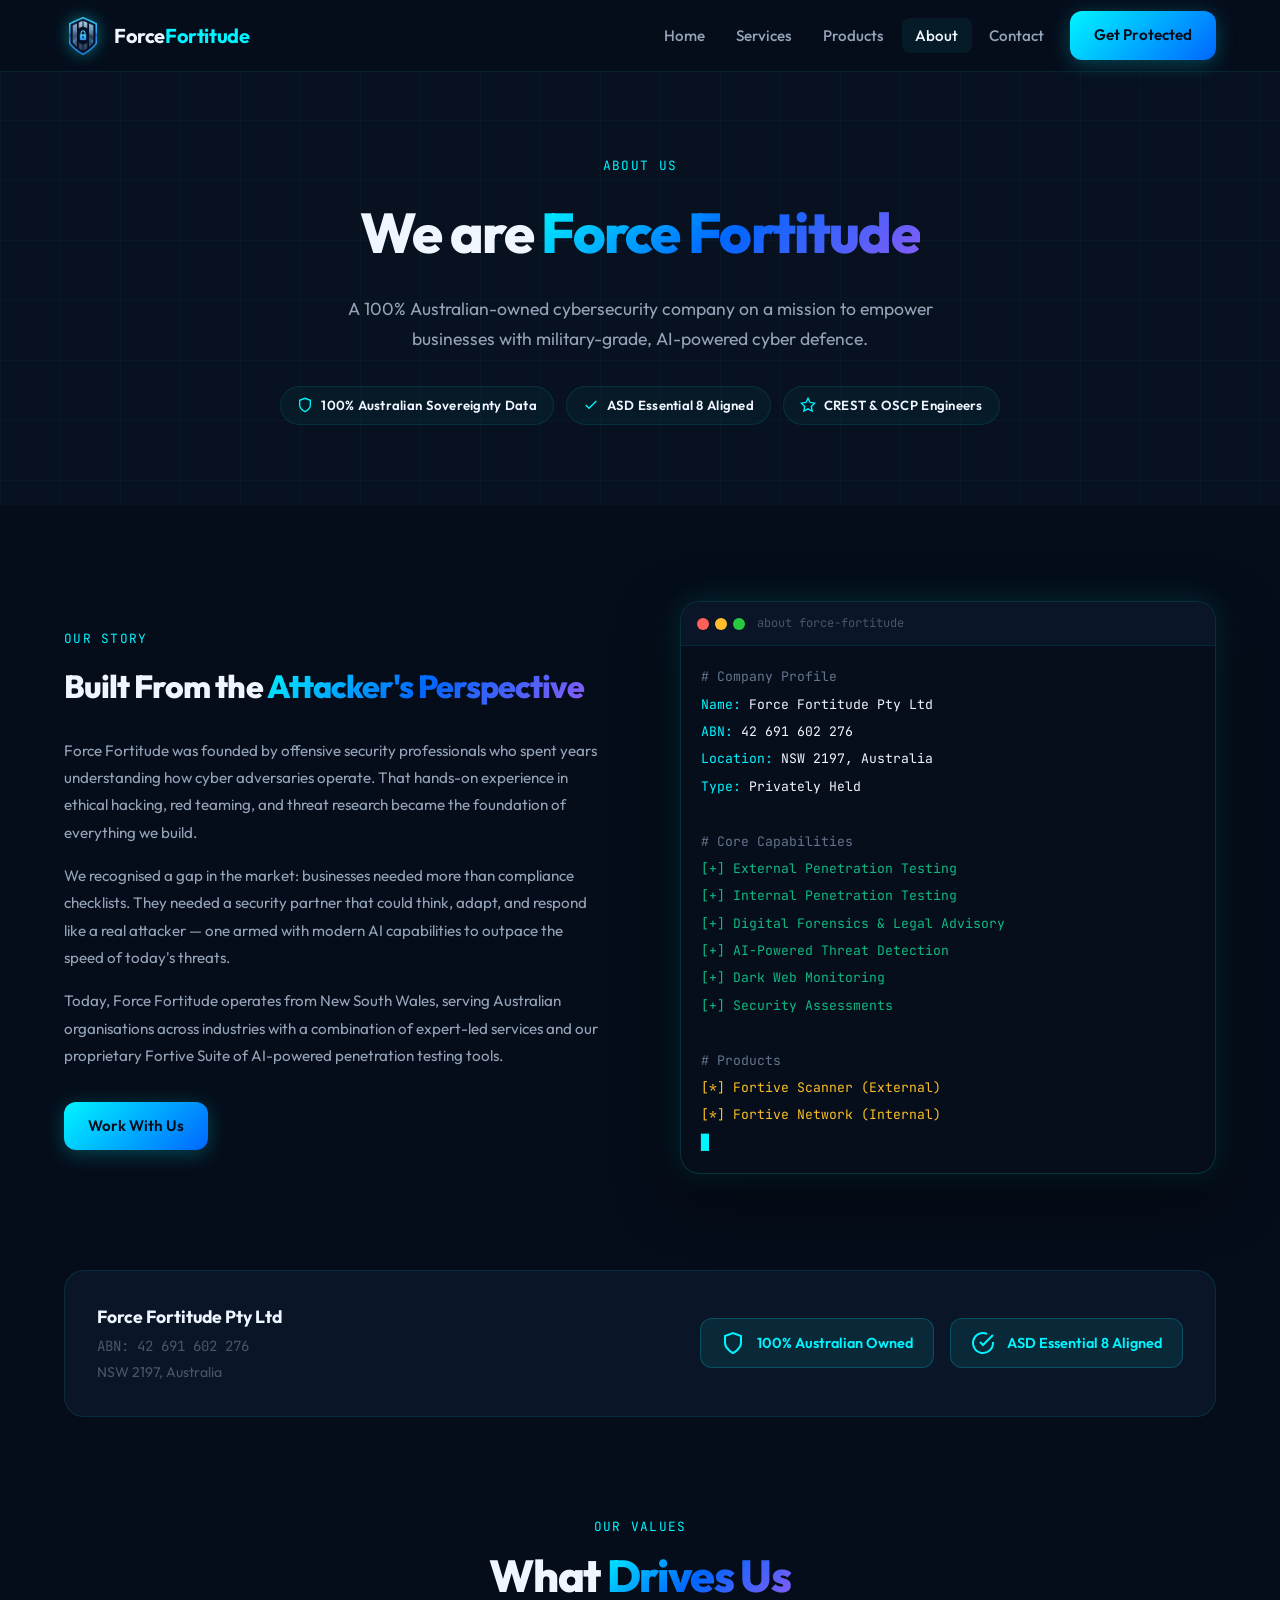
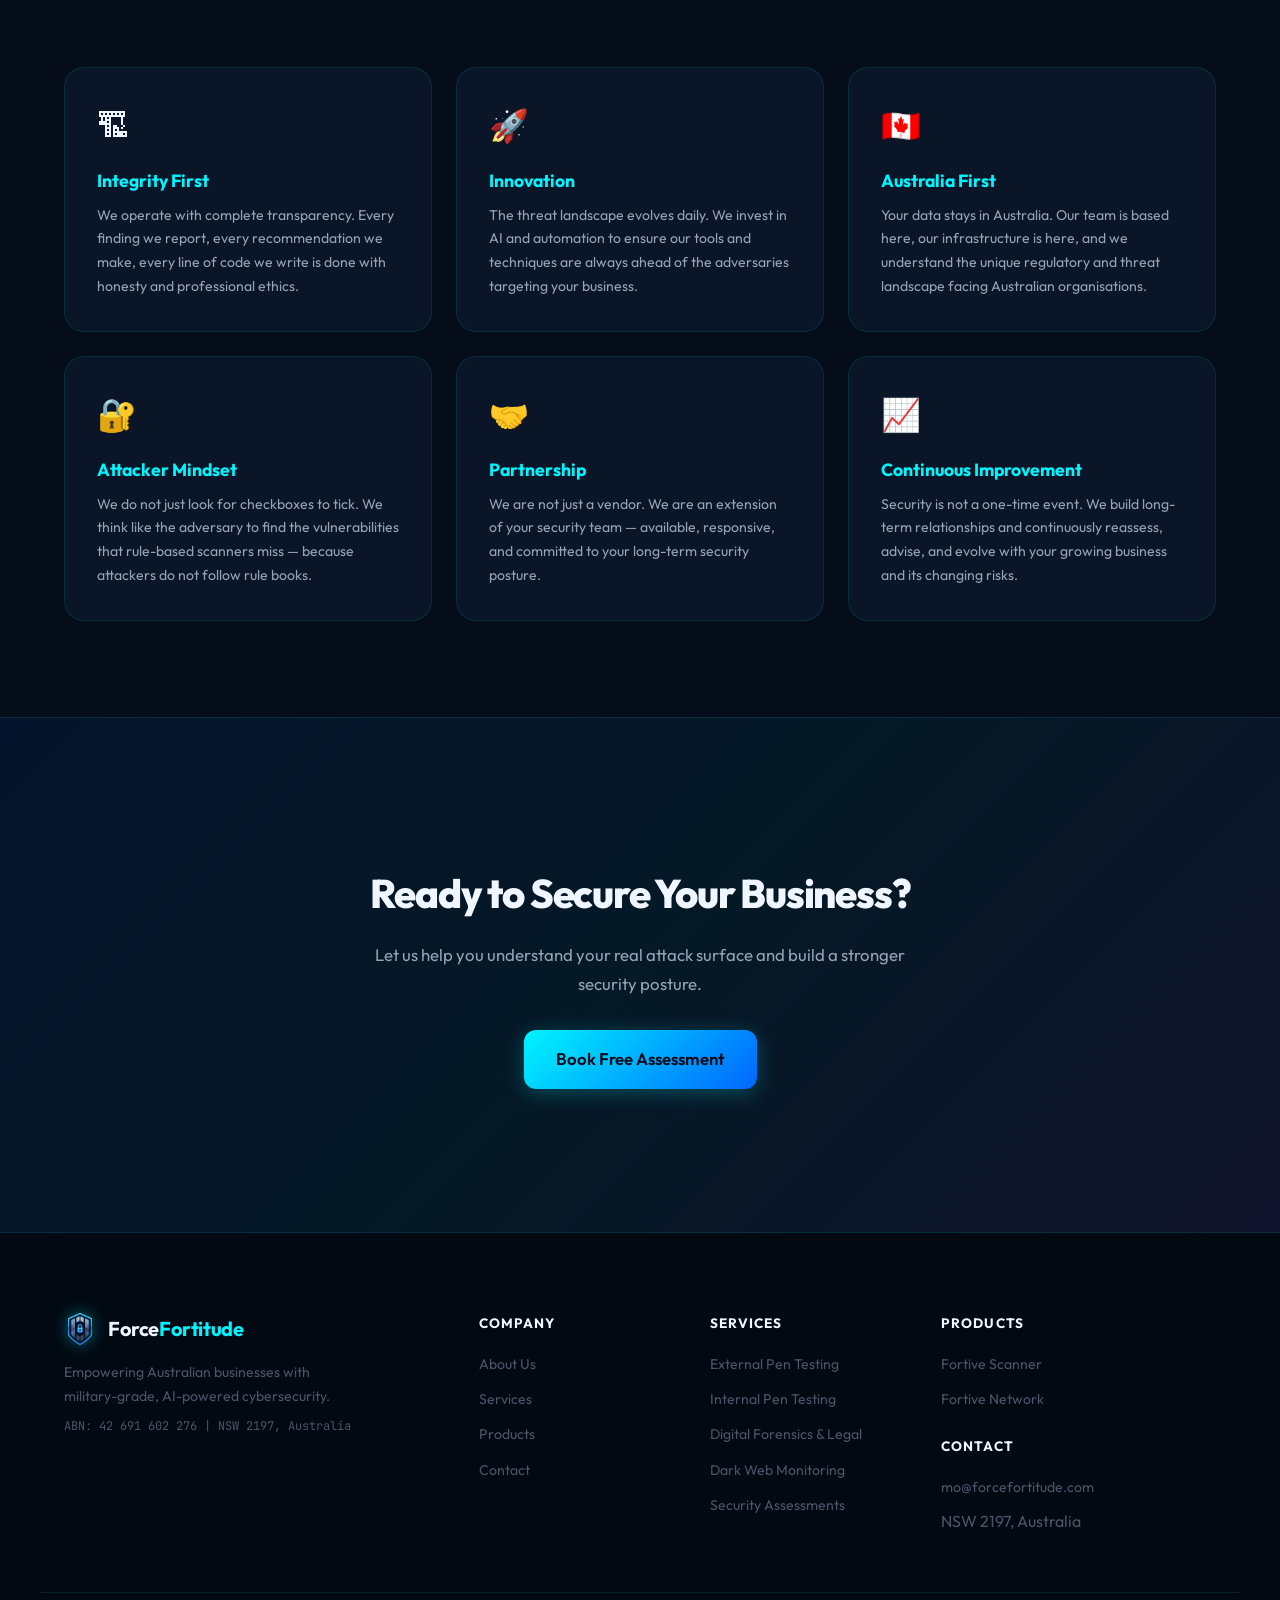
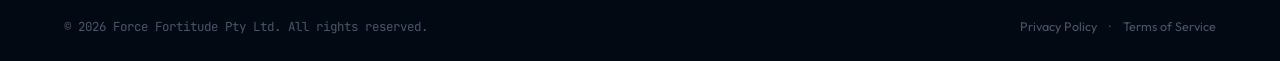
<file: about.html>
<!DOCTYPE html>
<html lang="en">
<head>
  <meta charset="UTF-8"/>
  <meta name="viewport" content="width=device-width, initial-scale=1.0"/>
  <title>About | Force Fortitude - Australian Cybersecurity Experts</title>
  <meta name="description" content="Learn about Force Fortitude Pty Ltd - a 100% Australian-owned cybersecurity company delivering AI-powered penetration testing and security solutions from NSW."/>
  <link rel="preconnect" href="https://fonts.googleapis.com"/>
  <link rel="preconnect" href="https://fonts.gstatic.com" crossorigin/>
  <link href="https://fonts.googleapis.com/css2?family=Outfit:wght@300;400;500;600;700;800;900&family=JetBrains+Mono:wght@400;500&display=swap" rel="stylesheet"/>
  <link rel="icon" type="image/png" href="assets/images/logo.png"/>
  <link rel="stylesheet" href="assets/css/style.css"/>
  <style>
    .page-hero { padding: calc(var(--nav-height) + 5rem) 0 5rem; background: var(--bg-secondary); position: relative; overflow: hidden; }
    .page-hero::before { content: ''; position: absolute; inset: 0; background-image: linear-gradient(rgba(0,245,255,0.03) 1px, transparent 1px), linear-gradient(90deg, rgba(0,245,255,0.03) 1px, transparent 1px); background-size: 60px 60px; }
    .page-hero-content { position: relative; text-align: center; }
    .page-hero h1 { font-size: clamp(2rem, 5vw, 3.5rem); font-weight: 800; letter-spacing: -0.03em; margin-bottom: 1rem; }
    .page-hero p { color: var(--text-secondary); font-size: 1.1rem; max-width: 600px; margin: 0 auto; line-height: 1.7; }
    .about-grid { display: grid; grid-template-columns: 1fr 1fr; gap: 5rem; align-items: center; padding: 6rem 0; }
    .about-text h2 { font-size: 2rem; font-weight: 800; letter-spacing: -0.03em; margin-bottom: 1.5rem; }
    .about-text p { color: var(--text-secondary); font-size: 0.95rem; line-height: 1.8; margin-bottom: 1rem; }
    .values-grid { display: grid; grid-template-columns: repeat(auto-fill, minmax(280px, 1fr)); gap: 1.5rem; margin-bottom: 6rem; }
    .value-card { background: var(--bg-card); border: 1px solid var(--border); border-radius: var(--radius-lg); padding: 2rem; transition: var(--transition); }
    .value-card:hover { border-color: var(--border-hover); transform: translateY(-3px); }
    .value-icon { font-size: 2rem; margin-bottom: 1rem; }
    .value-card h3 { font-size: 1.1rem; font-weight: 700; margin-bottom: 0.5rem; color: var(--accent-cyan); }
    .value-card p { color: var(--text-secondary); font-size: 0.88rem; line-height: 1.7; }
    .abn-banner { background: var(--bg-card); border: 1px solid var(--border); border-radius: var(--radius-lg); padding: 2rem; display: flex; align-items: center; justify-content: space-between; gap: 2rem; margin-bottom: 6rem; flex-wrap: wrap; }
    .abn-info { display: flex; flex-direction: column; gap: 0.25rem; }
    .abn-info strong { font-size: 1.1rem; }
    .abn-info span { color: var(--text-muted); font-size: 0.88rem; }
    .abn-badge { display: flex; align-items: center; gap: 0.75rem; background: rgba(0,245,255,0.08); border: 1px solid rgba(0,245,255,0.2); border-radius: var(--radius); padding: 0.75rem 1.25rem; }
    .abn-badge svg { width: 24px; height: 24px; color: var(--accent-cyan); }
    .abn-badge span { color: var(--accent-cyan); font-weight: 600; font-size: 0.9rem; }
    @media (max-width: 768px) { .about-grid { grid-template-columns: 1fr; gap: 2rem; } .abn-banner { flex-direction: column; } }
  </style>
</head>
<body>
<nav class="navbar" id="navbar">
  <div class="container nav-inner">
    <a href="index.html" class="logo"><img src="assets/images/logo.png" alt="Force Fortitude Shield Logo" class="logo-img"/><span class="logo-text">Force<span class="accent">Fortitude</span></span></a>
    <button class="hamburger" id="hamburger" aria-label="Toggle menu" aria-expanded="false"><span></span><span></span><span></span></button>
    <ul class="nav-links" id="navLinks">
      <li><a href="index.html" class="nav-link">Home</a></li>
      <li><a href="services.html" class="nav-link">Services</a></li>
      <li><a href="products.html" class="nav-link">Products</a></li>
      <li><a href="about.html" class="nav-link active">About</a></li>
      <li><a href="contact.html" class="nav-link">Contact</a></li>
      <li><a href="contact.html" class="btn btn-primary nav-cta">Get Protected</a></li>
    </ul>
  </div>
</nav>

<section class="page-hero">
  <div class="container page-hero-content">
    <span class="section-tag mono">About Us</span>
    <h1>We are <span class="gradient-text">Force Fortitude</span></h1>
    <p>A 100% Australian-owned cybersecurity company on a mission to empower businesses with military-grade, AI-powered cyber defence.</p>
    <div class="compliance-badge-row" style="margin-top:2rem;">
      <span class="compliance-pill"><svg viewBox="0 0 24 24" fill="none" stroke="currentColor" stroke-width="2"><path d="M12 22s8-4 8-10V5l-8-3-8 3v7c0 6 8 10 8 10z"/></svg> 100% Australian Sovereignty Data</span>
      <span class="compliance-pill"><svg viewBox="0 0 24 24" fill="none" stroke="currentColor" stroke-width="2"><polyline points="20 6 9 17 4 12"/></svg> ASD Essential 8 Aligned</span>
      <span class="compliance-pill"><svg viewBox="0 0 24 24" fill="none" stroke="currentColor" stroke-width="2"><polygon points="12 2 15.09 8.26 22 9.27 17 14.14 18.18 21.02 12 17.77 5.82 21.02 7 14.14 2 9.27 8.91 8.26 12 2"/></svg> CREST &amp; OSCP Engineers</span>
    </div>
  </div>
</section>

<main>
  <div class="container">
    <div class="about-grid">
      <div class="about-text">
        <span class="section-tag mono">Our Story</span>
        <h2>Built From the <span class="gradient-text">Attacker's Perspective</span></h2>
        <p>Force Fortitude was founded by offensive security professionals who spent years understanding how cyber adversaries operate. That hands-on experience in ethical hacking, red teaming, and threat research became the foundation of everything we build.</p>
        <p>We recognised a gap in the market: businesses needed more than compliance checklists. They needed a security partner that could think, adapt, and respond like a real attacker — one armed with modern AI capabilities to outpace the speed of today's threats.</p>
        <p>Today, Force Fortitude operates from New South Wales, serving Australian organisations across industries with a combination of expert-led services and our proprietary Fortive Suite of AI-powered penetration testing tools.</p>
        <a href="contact.html" class="btn btn-primary" style="margin-top:1rem">Work With Us</a>
      </div>
      <div class="why-visual">
        <div class="terminal-window">
          <div class="terminal-header"><div class="terminal-dots"><span class="dot dot-red"></span><span class="dot dot-yellow"></span><span class="dot dot-green"></span></div><span class="terminal-title mono">about force-fortitude</span></div>
          <div class="terminal-body">
            <div class="terminal-line t-info"># Company Profile</div>
            <div class="terminal-line"><span class="t-prompt">Name:</span> <span class="t-cmd">Force Fortitude Pty Ltd</span></div>
            <div class="terminal-line"><span class="t-prompt">ABN: </span> <span class="t-cmd">42 691 602 276</span></div>
            <div class="terminal-line"><span class="t-prompt">Location:</span> <span class="t-cmd">NSW 2197, Australia</span></div>
            <div class="terminal-line"><span class="t-prompt">Type:</span> <span class="t-cmd">Privately Held</span></div>
            <div class="terminal-line t-info">&nbsp;</div>
            <div class="terminal-line t-info"># Core Capabilities</div>
            <div class="terminal-line t-success">[+] External Penetration Testing</div>
            <div class="terminal-line t-success">[+] Internal Penetration Testing</div>
            <div class="terminal-line t-success">[+] Digital Forensics &amp; Legal Advisory</div>
            <div class="terminal-line t-success">[+] AI-Powered Threat Detection</div>
            <div class="terminal-line t-success">[+] Dark Web Monitoring</div>
            <div class="terminal-line t-success">[+] Security Assessments</div>
            <div class="terminal-line t-info">&nbsp;</div>
            <div class="terminal-line t-info"># Products</div>
            <div class="terminal-line t-warn">[*] Fortive Scanner (External)</div>
            <div class="terminal-line t-warn">[*] Fortive Network (Internal)</div>
            <div class="terminal-line"><span class="t-cursor">&#9608;</span></div>
          </div>
        </div>
      </div>
    </div>

    <div class="abn-banner">
      <div class="abn-info"><strong>Force Fortitude Pty Ltd</strong><span class="mono">ABN: 42 691 602 276</span><span>NSW 2197, Australia</span></div>
      <div style="display:flex;gap:1rem;flex-wrap:wrap;">
        <div class="abn-badge"><svg viewBox="0 0 24 24" fill="none" stroke="currentColor" stroke-width="2"><path d="M12 22s8-4 8-10V5l-8-3-8 3v7c0 6 8 10 8 10z"/></svg><span>100% Australian Owned</span></div>
        <div class="abn-badge"><svg viewBox="0 0 24 24" fill="none" stroke="currentColor" stroke-width="2"><path d="M22 11.08V12a10 10 0 11-5.93-9.14"/><polyline points="22 4 12 14.01 9 11.01"/></svg><span>ASD Essential 8 Aligned</span></div>
      </div>
    </div>

    <div class="section-header">
      <span class="section-tag mono">Our Values</span>
      <h2 class="section-title">What <span class="gradient-text">Drives Us</span></h2>
    </div>
    <div class="values-grid">
      <div class="value-card"><div class="value-icon">&#127959;</div><h3>Integrity First</h3><p>We operate with complete transparency. Every finding we report, every recommendation we make, every line of code we write is done with honesty and professional ethics.</p></div>
      <div class="value-card"><div class="value-icon">&#128640;</div><h3>Innovation</h3><p>The threat landscape evolves daily. We invest in AI and automation to ensure our tools and techniques are always ahead of the adversaries targeting your business.</p></div>
      <div class="value-card"><div class="value-icon">&#127464;&#127462;</div><h3>Australia First</h3><p>Your data stays in Australia. Our team is based here, our infrastructure is here, and we understand the unique regulatory and threat landscape facing Australian organisations.</p></div>
      <div class="value-card"><div class="value-icon">&#128272;</div><h3>Attacker Mindset</h3><p>We do not just look for checkboxes to tick. We think like the adversary to find the vulnerabilities that rule-based scanners miss — because attackers do not follow rule books.</p></div>
      <div class="value-card"><div class="value-icon">&#129309;</div><h3>Partnership</h3><p>We are not just a vendor. We are an extension of your security team — available, responsive, and committed to your long-term security posture.</p></div>
      <div class="value-card"><div class="value-icon">&#128200;</div><h3>Continuous Improvement</h3><p>Security is not a one-time event. We build long-term relationships and continuously reassess, advise, and evolve with your growing business and its changing risks.</p></div>
    </div>
  </div>
</main>

<section class="cta-section">
  <div class="cta-bg"></div>
  <div class="container" style="position:relative;text-align:center;padding:4rem 1.5rem;">
    <h2 style="font-size:clamp(1.8rem,4vw,2.5rem);font-weight:800;letter-spacing:-0.03em;margin-bottom:1rem;">Ready to Secure Your Business?</h2>
    <p style="color:var(--text-secondary);font-size:1.05rem;max-width:550px;margin:0 auto 2rem;line-height:1.7;">Let us help you understand your real attack surface and build a stronger security posture.</p>
    <a href="https://cal.com/mo-atyani-gvgwls" target="_blank" data-cal-link="mo-atyani-gvgwls" data-cal-namespace="" data-cal-config='{"layout":"month_view","theme":"dark"}' class="btn btn-primary btn-lg">Book Free Assessment</a>
  </div>
</section>

<footer class="footer">
  <div class="container footer-grid">
    <div class="footer-brand"><a href="index.html" class="logo"><img src="assets/images/logo.png" alt="Force Fortitude Shield Logo" class="logo-img logo-img-sm"/><span class="logo-text">Force<span class="accent">Fortitude</span></span></a><p class="footer-tagline">Empowering Australian businesses with military-grade, AI-powered cybersecurity.</p><p class="footer-abn mono">ABN: 42 691 602 276 | NSW 2197, Australia</p></div>
    <div class="footer-links"><h4>Company</h4><ul><li><a href="about.html">About Us</a></li><li><a href="services.html">Services</a></li><li><a href="products.html">Products</a></li><li><a href="contact.html">Contact</a></li></ul></div>
    <div class="footer-links"><h4>Services</h4><ul><li><a href="services.html#external-pentest">External Pen Testing</a></li><li><a href="services.html#internal-pentest">Internal Pen Testing</a></li><li><a href="services.html#forensics">Digital Forensics &amp; Legal</a></li><li><a href="services.html#darkweb">Dark Web Monitoring</a></li><li><a href="services.html">Security Assessments</a></li></ul></div>
    <div class="footer-links">
      <h4>Products</h4><ul><li><a href="products.html">Fortive Scanner</a></li><li><a href="products.html">Fortive Network</a></li></ul>
      <h4 style="margin-top:1.5rem">Contact</h4><ul><li><a href="mailto:mo@forcefortitude.com">mo@forcefortitude.com</a></li><li><span style="color:var(--text-muted)">NSW 2197, Australia</span></li></ul>
    </div>
  </div>
  <div class="footer-bottom"><div class="container footer-bottom-inner"><span class="mono">&copy; 2026 Force Fortitude Pty Ltd. All rights reserved.</span><div class="footer-legal"><a href="#">Privacy Policy</a><span>&middot;</span><a href="#">Terms of Service</a></div></div></div>
</footer>
<script src="assets/js/main.js"></script>
</body>
</html>
</file>
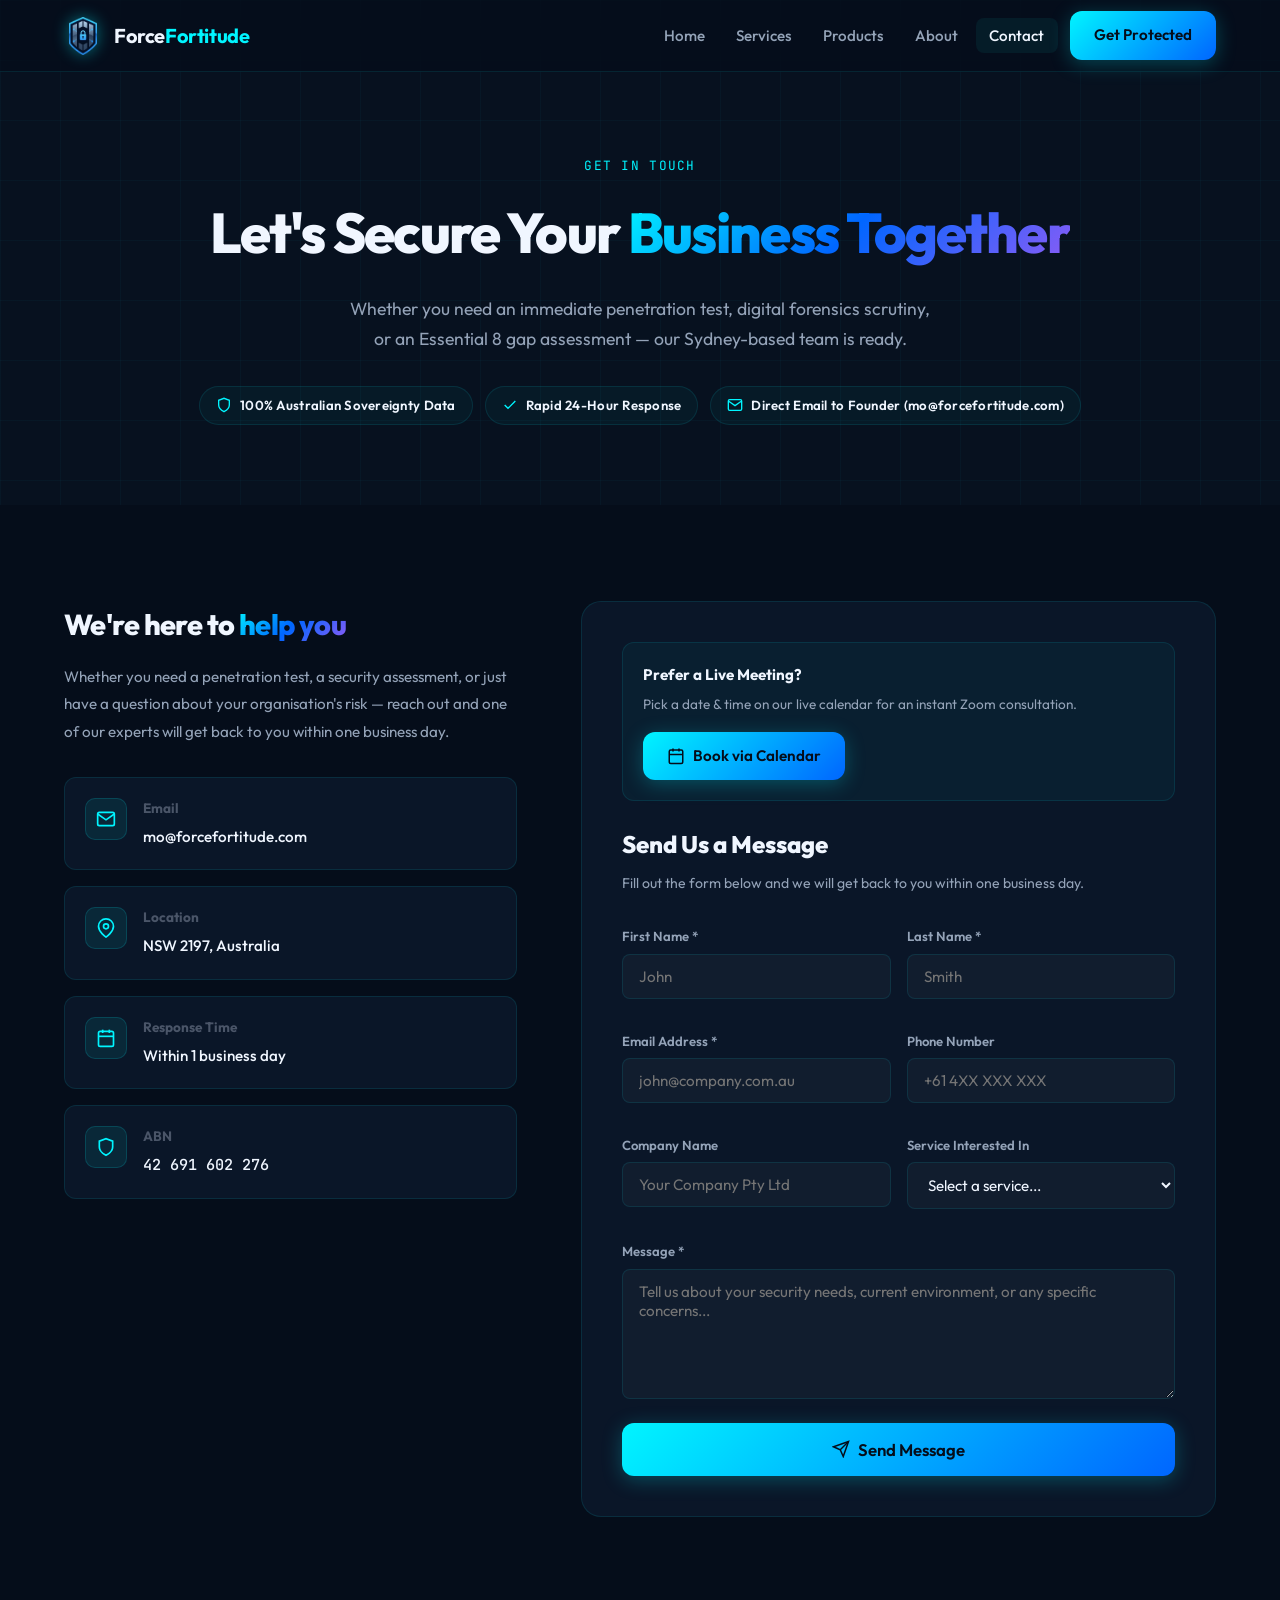
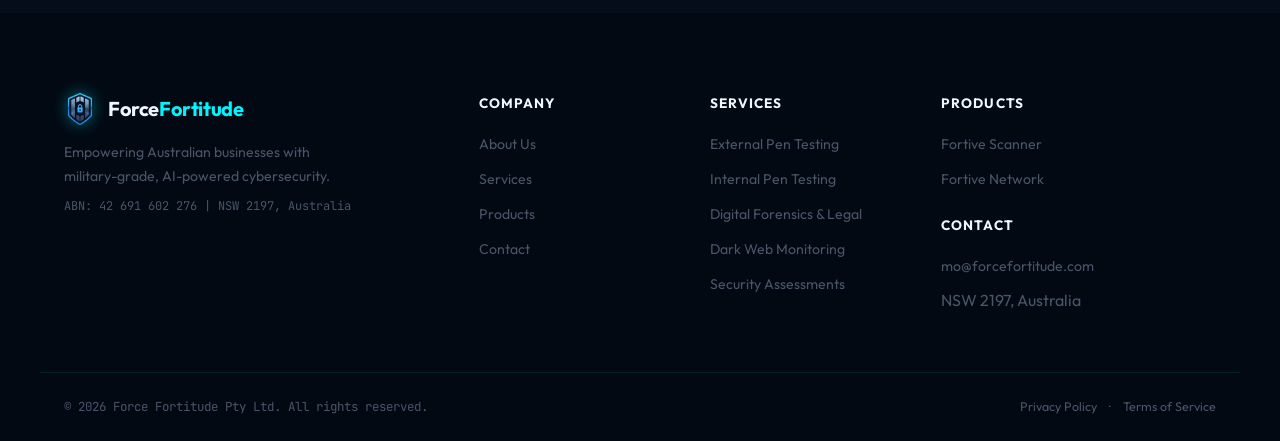
<file: contact.html>
<!DOCTYPE html>
<html lang="en">
<head>
  <meta charset="UTF-8"/>
  <meta name="viewport" content="width=device-width, initial-scale=1.0"/>
  <title>Contact | Force Fortitude - Book a Free Security Consultation</title>
  <meta name="description" content="Contact Force Fortitude for a free cybersecurity consultation. We serve Australian businesses from NSW 2197. ABN: 42 691 602 276."/>
  <link rel="preconnect" href="https://fonts.googleapis.com"/>
  <link rel="preconnect" href="https://fonts.gstatic.com" crossorigin/>
  <link href="https://fonts.googleapis.com/css2?family=Outfit:wght@300;400;500;600;700;800;900&family=JetBrains+Mono:wght@400;500&display=swap" rel="stylesheet"/>
  <link rel="icon" type="image/png" href="assets/images/logo.png"/>
  <link rel="stylesheet" href="assets/css/style.css"/>
  <style>
    .page-hero { padding: calc(var(--nav-height) + 5rem) 0 5rem; background: var(--bg-secondary); position: relative; overflow: hidden; }
    .page-hero::before { content: ''; position: absolute; inset: 0; background-image: linear-gradient(rgba(0,245,255,0.03) 1px, transparent 1px), linear-gradient(90deg, rgba(0,245,255,0.03) 1px, transparent 1px); background-size: 60px 60px; }
    .page-hero-content { position: relative; text-align: center; }
    .page-hero h1 { font-size: clamp(2rem, 5vw, 3.5rem); font-weight: 800; letter-spacing: -0.03em; margin-bottom: 1rem; }
    .page-hero p { color: var(--text-secondary); font-size: 1.1rem; max-width: 600px; margin: 0 auto; line-height: 1.7; }
    .contact-section { padding: 6rem 0; }
    .contact-grid { display: grid; grid-template-columns: 1fr 1.4fr; gap: 4rem; align-items: start; }
    .contact-info h2 { font-size: 1.8rem; font-weight: 800; letter-spacing: -0.02em; margin-bottom: 1rem; }
    .contact-info p { color: var(--text-secondary); font-size: 0.95rem; line-height: 1.8; margin-bottom: 2rem; }
    .contact-cards { display: flex; flex-direction: column; gap: 1rem; }
    .contact-card { display: flex; align-items: flex-start; gap: 1rem; background: var(--bg-card); border: 1px solid var(--border); border-radius: var(--radius); padding: 1.25rem; transition: var(--transition); }
    .contact-card:hover { border-color: var(--border-hover); }
    .contact-card-icon { width: 42px; height: 42px; background: rgba(0,245,255,0.08); border: 1px solid rgba(0,245,255,0.15); border-radius: 10px; display: flex; align-items: center; justify-content: center; flex-shrink: 0; color: var(--accent-cyan); }
    .contact-card-icon svg { width: 20px; height: 20px; }
    .contact-card h4 { font-size: 0.85rem; color: var(--text-muted); margin-bottom: 0.25rem; }
    .contact-card a, .contact-card span { color: var(--text-primary); font-size: 0.95rem; font-weight: 500; }
    .contact-card a:hover { color: var(--accent-cyan); }
    .contact-form-wrap { background: var(--bg-card); border: 1px solid var(--border); border-radius: var(--radius-lg); padding: 2.5rem; }
    .contact-form-wrap h2 { font-size: 1.5rem; font-weight: 800; margin-bottom: 0.5rem; }
    .contact-form-wrap p { color: var(--text-secondary); font-size: 0.88rem; margin-bottom: 2rem; }
    .form-grid { display: grid; grid-template-columns: 1fr 1fr; gap: 1rem; }
    .form-group { display: flex; flex-direction: column; gap: 0.4rem; margin-bottom: 1rem; }
    .form-group.full { grid-column: 1 / -1; }
    label { font-size: 0.82rem; font-weight: 600; color: var(--text-secondary); }
    input, textarea, select { width: 100%; background: rgba(255,255,255,0.03); border: 1px solid var(--border); border-radius: 8px; padding: 0.75rem 1rem; color: var(--text-primary); font-family: 'Outfit', sans-serif; font-size: 0.95rem; outline: none; transition: var(--transition); }
    input:focus, textarea:focus, select:focus { border-color: var(--accent-cyan); background: rgba(0,245,255,0.03); }
    textarea { min-height: 130px; resize: vertical; }
    select option { background: var(--bg-card); }
    .form-submit { margin-top: 0.5rem; width: 100%; justify-content: center; }
    @media (max-width: 768px) { .contact-grid { grid-template-columns: 1fr; } .form-grid { grid-template-columns: 1fr; } }
  </style>
</head>
<body>
<nav class="navbar" id="navbar">
  <div class="container nav-inner">
    <a href="index.html" class="logo"><img src="assets/images/logo.png" alt="Force Fortitude Shield Logo" class="logo-img"/><span class="logo-text">Force<span class="accent">Fortitude</span></span></a>
    <button class="hamburger" id="hamburger" aria-label="Toggle menu" aria-expanded="false"><span></span><span></span><span></span></button>
    <ul class="nav-links" id="navLinks">
      <li><a href="index.html" class="nav-link">Home</a></li>
      <li><a href="services.html" class="nav-link">Services</a></li>
      <li><a href="products.html" class="nav-link">Products</a></li>
      <li><a href="about.html" class="nav-link">About</a></li>
      <li><a href="contact.html" class="nav-link active">Contact</a></li>
      <li><a href="contact.html" class="btn btn-primary nav-cta">Get Protected</a></li>
    </ul>
  </div>
</nav>

<section class="page-hero">
  <div class="container page-hero-content">
    <span class="section-tag mono">Get in Touch</span>
    <h1>Let&apos;s Secure Your <span class="gradient-text">Business Together</span></h1>
    <p>Whether you need an immediate penetration test, digital forensics scrutiny, or an Essential 8 gap assessment — our Sydney-based team is ready.</p>
    <div class="compliance-badge-row" style="margin-top:2rem;">
      <span class="compliance-pill"><svg viewBox="0 0 24 24" fill="none" stroke="currentColor" stroke-width="2"><path d="M12 22s8-4 8-10V5l-8-3-8 3v7c0 6 8 10 8 10z"/></svg> 100% Australian Sovereignty Data</span>
      <span class="compliance-pill"><svg viewBox="0 0 24 24" fill="none" stroke="currentColor" stroke-width="2"><polyline points="20 6 9 17 4 12"/></svg> Rapid 24-Hour Response</span>
      <span class="compliance-pill"><svg viewBox="0 0 24 24" fill="none" stroke="currentColor" stroke-width="2"><path d="M4 4h16c1.1 0 2 .9 2 2v12c0 1.1-.9 2-2 2H4c-1.1 0-2-.9-2-2V6c0-1.1.9-2 2-2z"/><polyline points="22,6 12,13 2,6"/></svg> Direct Email to Founder (mo@forcefortitude.com)</span>
    </div>
  </div>
</section>

<section class="contact-section">
  <div class="container">
    <div class="contact-grid">
      <div class="contact-info">
        <h2>We&apos;re here to <span class="gradient-text">help you</span></h2>
        <p>Whether you need a penetration test, a security assessment, or just have a question about your organisation's risk — reach out and one of our experts will get back to you within one business day.</p>
        <div class="contact-cards">
          <div class="contact-card">
            <div class="contact-card-icon"><svg viewBox="0 0 24 24" fill="none" stroke="currentColor" stroke-width="2"><path d="M4 4h16c1.1 0 2 .9 2 2v12c0 1.1-.9 2-2 2H4c-1.1 0-2-.9-2-2V6c0-1.1.9-2 2-2z"/><polyline points="22,6 12,13 2,6"/></svg></div>
            <div><h4>Email</h4><a href="mailto:mo@forcefortitude.com">mo@forcefortitude.com</a></div>
          </div>
          <div class="contact-card">
            <div class="contact-card-icon"><svg viewBox="0 0 24 24" fill="none" stroke="currentColor" stroke-width="2"><path d="M21 10c0 7-9 13-9 13s-9-6-9-13a9 9 0 0118 0z"/><circle cx="12" cy="10" r="3"/></svg></div>
            <div><h4>Location</h4><span>NSW 2197, Australia</span></div>
          </div>
          <div class="contact-card">
            <div class="contact-card-icon"><svg viewBox="0 0 24 24" fill="none" stroke="currentColor" stroke-width="2"><rect x="3" y="4" width="18" height="18" rx="2" ry="2"/><line x1="16" y1="2" x2="16" y2="6"/><line x1="8" y1="2" x2="8" y2="6"/><line x1="3" y1="10" x2="21" y2="10"/></svg></div>
            <div><h4>Response Time</h4><span>Within 1 business day</span></div>
          </div>
          <div class="contact-card">
            <div class="contact-card-icon"><svg viewBox="0 0 24 24" fill="none" stroke="currentColor" stroke-width="2"><path d="M12 22s8-4 8-10V5l-8-3-8 3v7c0 6 8 10 8 10z"/></svg></div>
            <div><h4>ABN</h4><span class="mono">42 691 602 276</span></div>
          </div>
        </div>
      </div>

      <div class="contact-form-wrap">
        <div style="background:rgba(0,245,255,0.04);border:1px solid var(--border);border-radius:var(--radius);padding:1.25rem;margin-bottom:1.5rem;display:flex;align-items:center;justify-content:space-between;gap:1rem;flex-wrap:wrap;">
          <div>
            <strong style="color:var(--text-primary);display:block;font-size:0.95rem;margin-bottom:0.2rem;">Prefer a Live Meeting?</strong>
            <span style="color:var(--text-secondary);font-size:0.85rem;">Pick a date &amp; time on our live calendar for an instant Zoom consultation.</span>
          </div>
          <a href="https://cal.com/mo-atyani-gvgwls" target="_blank" data-cal-link="mo-atyani-gvgwls" data-cal-namespace="" data-cal-config='{"layout":"month_view","theme":"dark"}' class="btn btn-primary" style="white-space:nowrap;">
            <svg viewBox="0 0 24 24" width="16" height="16" fill="none" stroke="currentColor" stroke-width="2"><rect x="3" y="4" width="18" height="18" rx="2"/><line x1="16" y1="2" x2="16" y2="6"/><line x1="8" y1="2" x2="8" y2="6"/><line x1="3" y1="10" x2="21" y2="10"/></svg>
            Book via Calendar
          </a>
        </div>

        <h2>Send Us a Message</h2>
        <p>Fill out the form below and we will get back to you within one business day.</p>
        <form id="contactForm" onsubmit="handleSubmit(event)">
          <div class="form-grid">
            <div class="form-group"><label for="firstName">First Name *</label><input type="text" id="firstName" name="firstName" placeholder="John" required/></div>
            <div class="form-group"><label for="lastName">Last Name *</label><input type="text" id="lastName" name="lastName" placeholder="Smith" required/></div>
            <div class="form-group"><label for="email">Email Address *</label><input type="email" id="email" name="email" placeholder="john@company.com.au" required/></div>
            <div class="form-group"><label for="phone">Phone Number</label><input type="tel" id="phone" name="phone" placeholder="+61 4XX XXX XXX"/></div>
            <div class="form-group"><label for="company">Company Name</label><input type="text" id="company" name="company" placeholder="Your Company Pty Ltd"/></div>
            <div class="form-group"><label for="service">Service Interested In</label>
              <select id="service" name="service">
                <option value="">Select a service...</option>
                <option>External Penetration Testing</option>
                <option>Internal Penetration Testing</option>
                <option>Digital Forensics &amp; Legal Advisory</option>
                <option>Vulnerability Assessment</option>
                <option>Dark Web Monitoring</option>
                <option>Security Assessment</option>
                <option>Fortive Scanner (Product)</option>
                <option>Fortive Network (Product)</option>
                <option>General Enquiry</option>
              </select>
            </div>
            <div class="form-group full"><label for="message">Message *</label><textarea id="message" name="message" placeholder="Tell us about your security needs, current environment, or any specific concerns..." required></textarea></div>
          </div>
          <button type="submit" class="btn btn-primary btn-lg form-submit" id="submitBtn">
            <svg viewBox="0 0 24 24" fill="none" stroke="currentColor" stroke-width="2"><line x1="22" y1="2" x2="11" y2="13"/><polygon points="22 2 15 22 11 13 2 9 22 2"/></svg>
            Send Message
          </button>
          <p id="formMsg" style="text-align:center;margin-top:1rem;color:var(--accent-green);display:none;font-weight:600;">&#10003; Message sent! We will be in touch shortly.</p>
        </form>
      </div>
    </div>
  </div>
</section>

<footer class="footer">
  <div class="container footer-grid">
    <div class="footer-brand"><a href="index.html" class="logo"><img src="assets/images/logo.png" alt="Force Fortitude Shield Logo" class="logo-img logo-img-sm"/><span class="logo-text">Force<span class="accent">Fortitude</span></span></a><p class="footer-tagline">Empowering Australian businesses with military-grade, AI-powered cybersecurity.</p><p class="footer-abn mono">ABN: 42 691 602 276 | NSW 2197, Australia</p></div>
    <div class="footer-links"><h4>Company</h4><ul><li><a href="about.html">About Us</a></li><li><a href="services.html">Services</a></li><li><a href="products.html">Products</a></li><li><a href="contact.html">Contact</a></li></ul></div>
    <div class="footer-links"><h4>Services</h4><ul><li><a href="services.html#external-pentest">External Pen Testing</a></li><li><a href="services.html#internal-pentest">Internal Pen Testing</a></li><li><a href="services.html#forensics">Digital Forensics &amp; Legal</a></li><li><a href="services.html#darkweb">Dark Web Monitoring</a></li><li><a href="services.html">Security Assessments</a></li></ul></div>
    <div class="footer-links">
      <h4>Products</h4><ul><li><a href="products.html">Fortive Scanner</a></li><li><a href="products.html">Fortive Network</a></li></ul>
      <h4 style="margin-top:1.5rem">Contact</h4><ul><li><a href="mailto:mo@forcefortitude.com">mo@forcefortitude.com</a></li><li><span style="color:var(--text-muted)">NSW 2197, Australia</span></li></ul>
    </div>
  </div>
  <div class="footer-bottom"><div class="container footer-bottom-inner"><span class="mono">&copy; 2026 Force Fortitude Pty Ltd. All rights reserved.</span><div class="footer-legal"><a href="#">Privacy Policy</a><span>&middot;</span><a href="#">Terms of Service</a></div></div></div>
</footer>
<script src="assets/js/main.js"></script>
<script>
async function handleSubmit(e) {
  e.preventDefault();
  const form = e.target;
  const btn = document.getElementById('submitBtn');
  const msg = document.getElementById('formMsg');
  
  btn.disabled = true;
  btn.textContent = 'Sending Message...';
  
  const formData = new FormData(form);
  formData.append("_captcha", "false");
  formData.append("_subject", "New Security Enquiry from ForceFortitude.com.au");

  try {
    const res = await fetch("https://formsubmit.co/ajax/mo@forcefortitude.com", {
      method: "POST",
      body: formData
    });
    if (res.ok) {
      msg.style.display = 'block';
      msg.innerHTML = '&#10003; Thank you! Your message has been sent to mo@forcefortitude.com. We will reply within one business day.';
      btn.style.display = 'none';
      form.reset();
    } else {
      throw new Error("Submission failed");
    }
  } catch (err) {
    btn.disabled = false;
    btn.textContent = 'Send Message';
    const bodyText = `Name: ${form.firstName.value} ${form.lastName.value}\nEmail: ${form.email.value}\nPhone: ${form.phone.value}\nCompany: ${form.company.value}\nService: ${form.service.value}\n\nMessage:\n${form.message.value}`;
    window.location.href = `mailto:mo@forcefortitude.com?subject=New Enquiry from ${encodeURIComponent(form.firstName.value)}&body=${encodeURIComponent(bodyText)}`;
  }
}
</script>
</body>
</html>
</file>
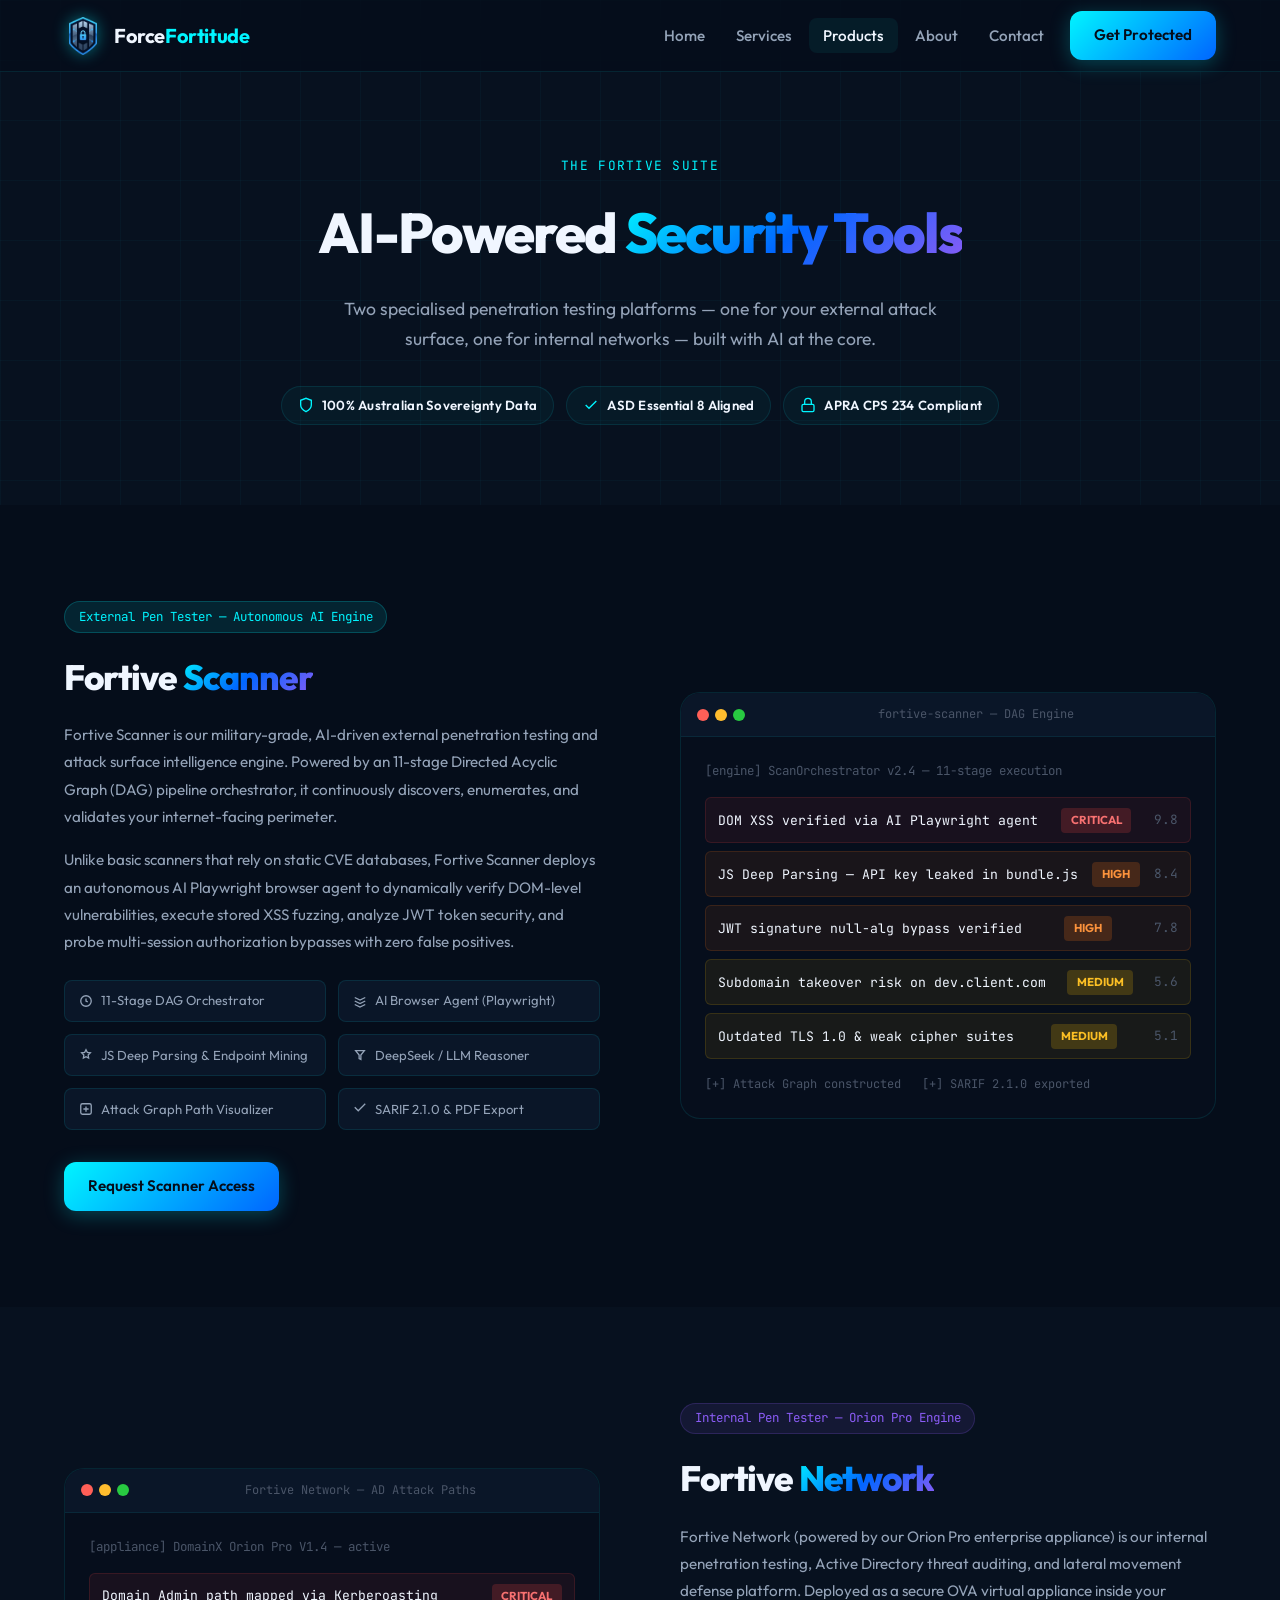
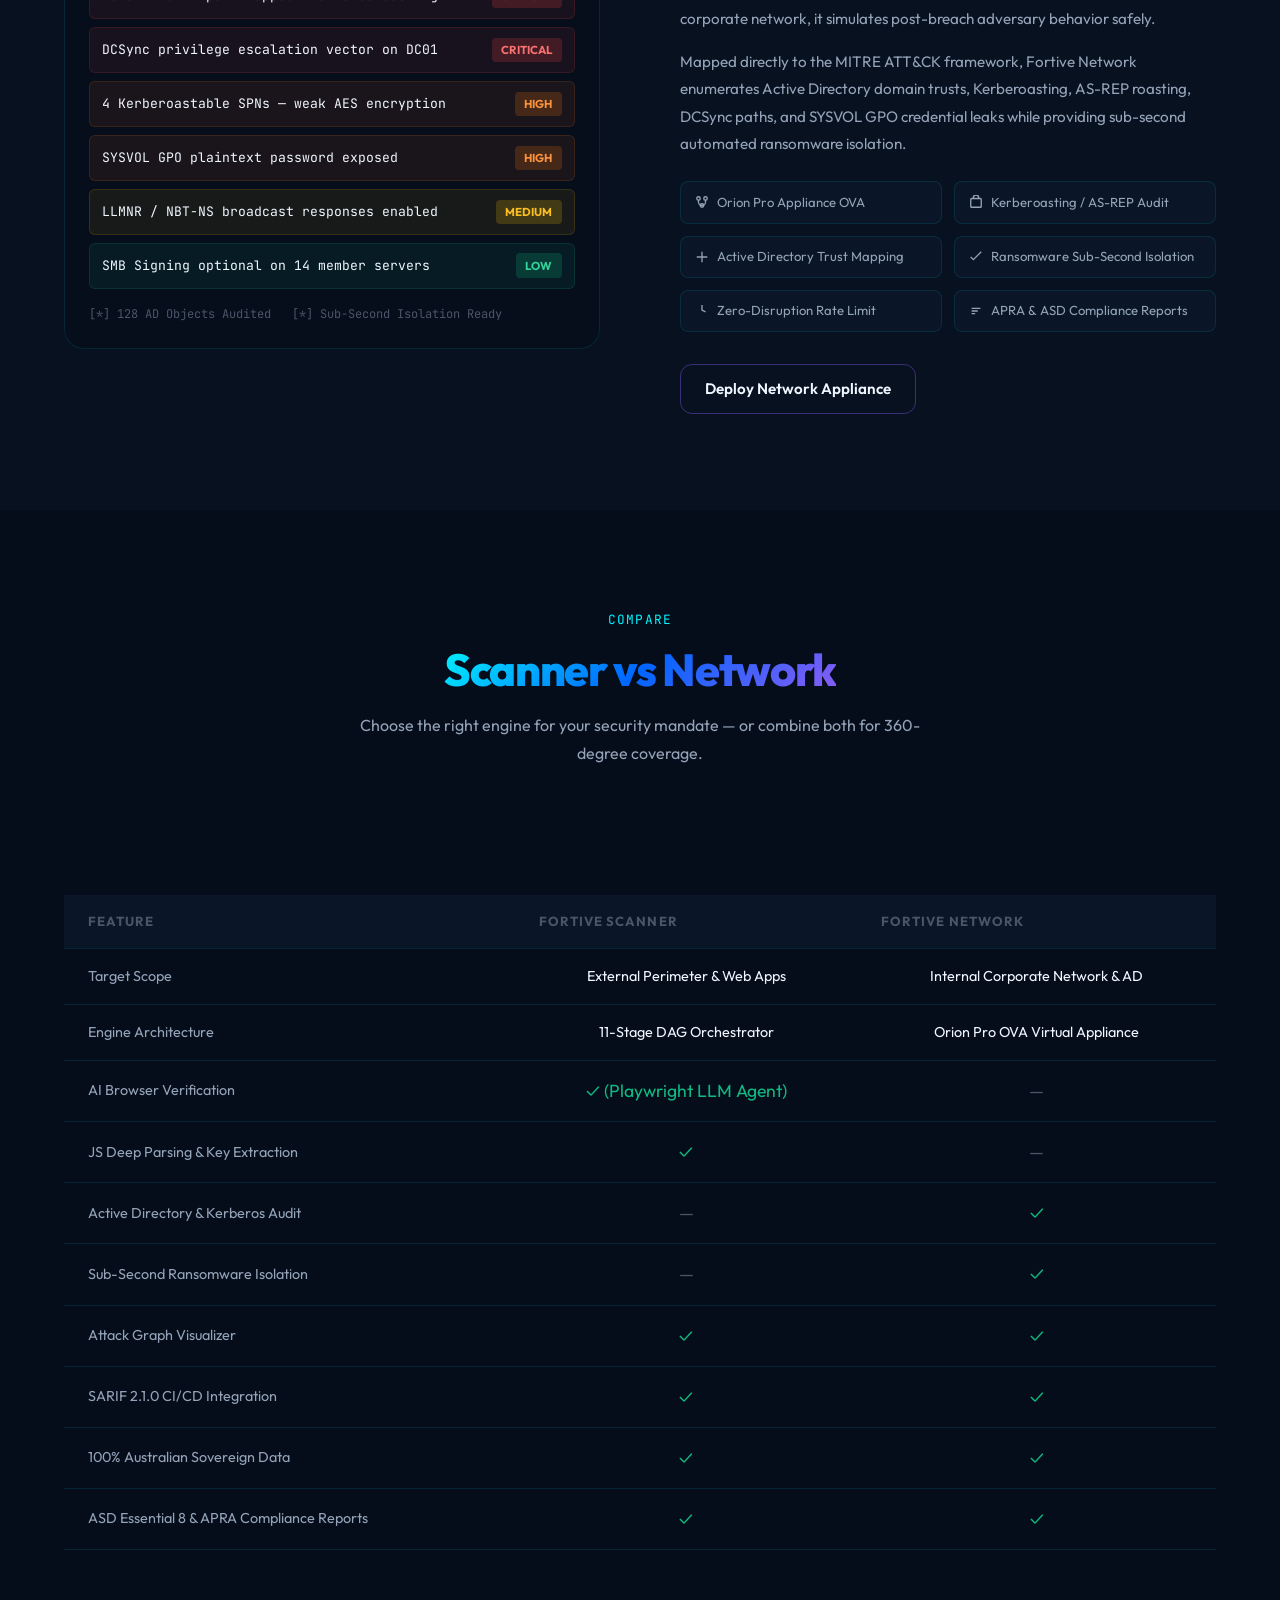
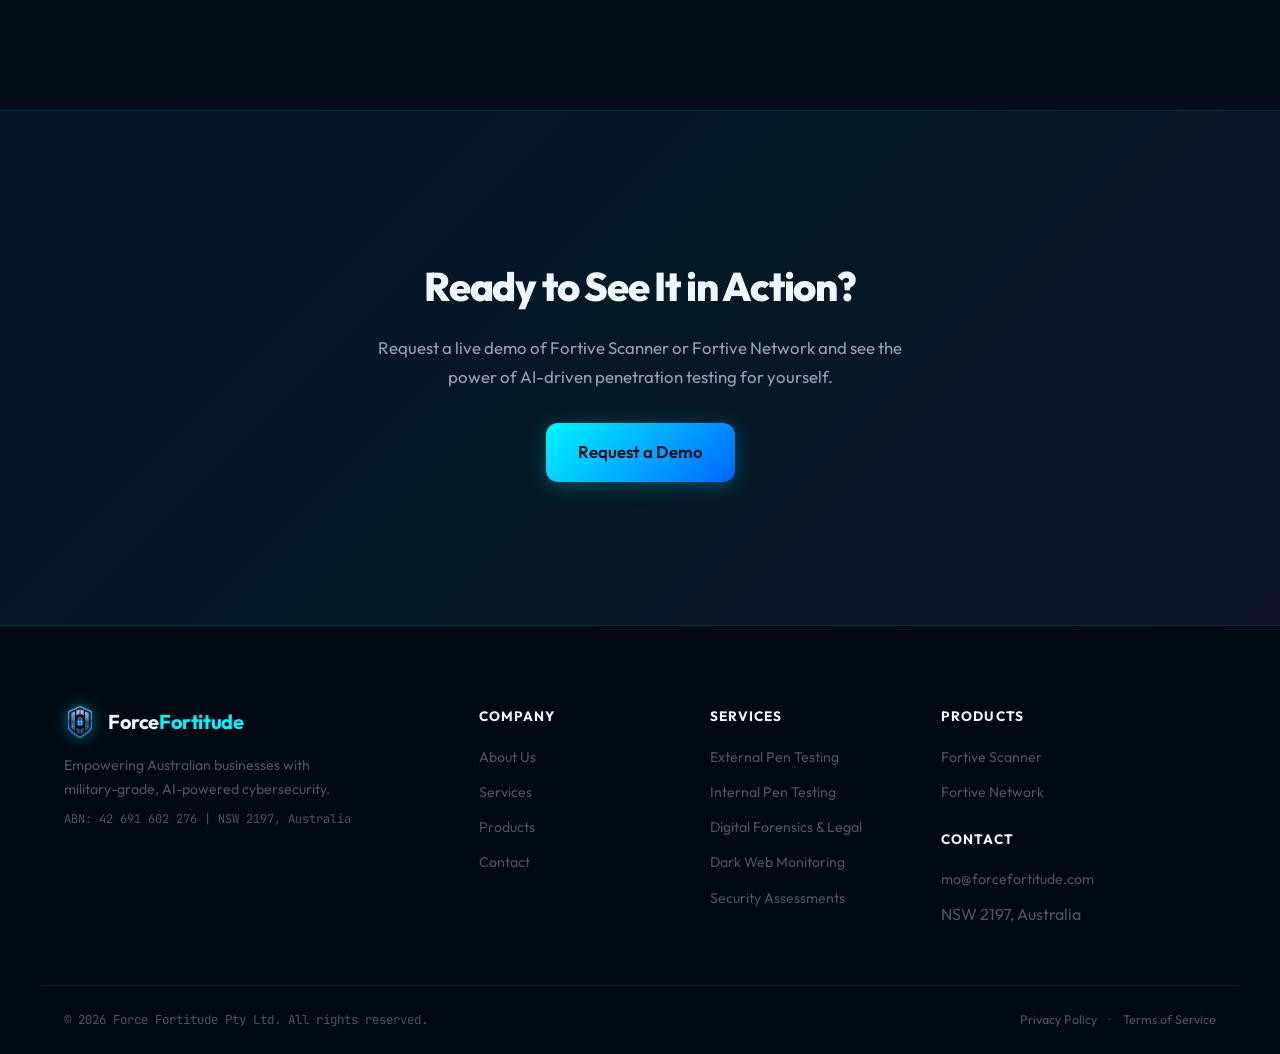
<file: products.html>
<!DOCTYPE html>
<html lang="en">
<head>
  <meta charset="UTF-8"/>
  <meta name="viewport" content="width=device-width, initial-scale=1.0"/>
  <title>Products | Force Fortitude - Fortive Scanner and Fortive Network</title>
  <meta name="description" content="Explore the Fortive Suite — Fortive Scanner (external pen testing) and Fortive Network (internal pen testing) — AI-powered security tools built by Force Fortitude."/>
  <link rel="preconnect" href="https://fonts.googleapis.com"/>
  <link rel="preconnect" href="https://fonts.gstatic.com" crossorigin/>
  <link href="https://fonts.googleapis.com/css2?family=Outfit:wght@300;400;500;600;700;800;900&family=JetBrains+Mono:wght@400;500&display=swap" rel="stylesheet"/>
  <link rel="icon" type="image/png" href="assets/images/logo.png"/>
  <link rel="stylesheet" href="assets/css/style.css"/>
  <style>
    .page-hero { padding: calc(var(--nav-height) + 5rem) 0 5rem; background: var(--bg-secondary); position: relative; overflow: hidden; }
    .page-hero::before { content: ''; position: absolute; inset: 0; background-image: linear-gradient(rgba(0,245,255,0.03) 1px, transparent 1px), linear-gradient(90deg, rgba(0,245,255,0.03) 1px, transparent 1px); background-size: 60px 60px; }
    .page-hero-content { position: relative; text-align: center; }
    .page-hero h1 { font-size: clamp(2rem, 5vw, 3.5rem); font-weight: 800; letter-spacing: -0.03em; margin-bottom: 1rem; }
    .page-hero p { color: var(--text-secondary); font-size: 1.1rem; max-width: 600px; margin: 0 auto; line-height: 1.7; }
    .product-detail { padding: 6rem 0; }
    .product-detail:nth-child(even) { background: var(--bg-secondary); }
    .product-detail-grid { display: grid; grid-template-columns: 1fr 1fr; gap: 5rem; align-items: center; }
    .product-detail:nth-child(even) .product-detail-grid { direction: rtl; }
    .product-detail:nth-child(even) .product-detail-text { direction: ltr; }
    .product-detail:nth-child(even) .product-visual { direction: ltr; }
    .product-detail-text .product-label { display: inline-block; padding: 0.3rem 0.85rem; border-radius: 100px; font-size: 0.78rem; font-family: 'JetBrains Mono', monospace; margin-bottom: 1rem; }
    .label-cyan { background: rgba(0,245,255,0.1); color: var(--accent-cyan); border: 1px solid rgba(0,245,255,0.2); }
    .label-purple { background: rgba(139,92,246,0.1); color: var(--accent-purple); border: 1px solid rgba(139,92,246,0.2); }
    .product-detail-text h2 { font-size: 2.2rem; font-weight: 800; letter-spacing: -0.03em; margin-bottom: 1rem; }
    .product-detail-text p { color: var(--text-secondary); font-size: 0.95rem; line-height: 1.8; margin-bottom: 1rem; }
    .feature-grid { display: grid; grid-template-columns: 1fr 1fr; gap: 0.75rem; margin: 1.5rem 0 2rem; }
    .feature-chip { background: var(--bg-card); border: 1px solid var(--border); border-radius: 8px; padding: 0.6rem 0.85rem; font-size: 0.82rem; display: flex; align-items: center; gap: 0.5rem; color: var(--text-secondary); }
    .feature-chip svg { width: 14px; height: 14px; flex-shrink: 0; }
    .product-visual { position: relative; }
    .product-screenshot { background: var(--bg-terminal); border: 1px solid var(--border); border-radius: var(--radius-lg); overflow: hidden; }
    .product-ss-header { background: #0a1628; padding: 0.75rem 1rem; display: flex; align-items: center; gap: 0.5rem; border-bottom: 1px solid rgba(0,245,255,0.08); }
    .product-ss-title { color: var(--text-muted); font-size: 0.75rem; font-family: 'JetBrains Mono', monospace; margin-left: auto; margin-right: auto; }
    .product-ss-body { padding: 1.5rem; }
    .scan-result { display: flex; align-items: center; justify-content: space-between; padding: 0.6rem 0.75rem; border-radius: 6px; margin-bottom: 0.5rem; }
    .scan-result.crit { background: rgba(239,68,68,0.08); border: 1px solid rgba(239,68,68,0.15); }
    .scan-result.high { background: rgba(249,115,22,0.08); border: 1px solid rgba(249,115,22,0.15); }
    .scan-result.med { background: rgba(234,179,8,0.08); border: 1px solid rgba(234,179,8,0.15); }
    .scan-result.low { background: rgba(16,185,129,0.08); border: 1px solid rgba(16,185,129,0.15); }
    .scan-name { font-size: 0.82rem; font-family: 'JetBrains Mono', monospace; }
    .scan-sev { font-size: 0.72rem; font-weight: 700; padding: 0.2rem 0.6rem; border-radius: 4px; }
    .sev-crit { background: rgba(239,68,68,0.2); color: #f87171; }
    .sev-high { background: rgba(249,115,22,0.2); color: #fb923c; }
    .sev-med { background: rgba(234,179,8,0.2); color: #fbbf24; }
    .sev-low { background: rgba(16,185,129,0.2); color: #34d399; }
    .scan-score { font-size: 0.8rem; font-family: 'JetBrains Mono', monospace; color: var(--text-muted); }
    .comparison-table { width: 100%; border-collapse: collapse; margin: 4rem 0; }
    .comparison-table th, .comparison-table td { padding: 1rem 1.5rem; text-align: left; border-bottom: 1px solid var(--border); }
    .comparison-table th { background: var(--bg-card); color: var(--text-muted); font-size: 0.82rem; text-transform: uppercase; letter-spacing: 0.08em; }
    .comparison-table td:first-child { color: var(--text-secondary); font-size: 0.9rem; }
    .comparison-table td:not(:first-child) { text-align: center; font-size: 0.9rem; }
    .check-yes { color: var(--accent-green); font-size: 1.1rem; }
    .check-no { color: var(--text-muted); font-size: 1.1rem; }
    .col-scanner { color: var(--accent-cyan); font-weight: 700; }
    .col-network { color: var(--accent-purple); font-weight: 700; }
    @media (max-width: 768px) { .product-detail-grid { grid-template-columns: 1fr; direction: ltr !important; } .feature-grid { grid-template-columns: 1fr; } .comparison-table th, .comparison-table td { padding: 0.75rem; } }
  </style>
</head>
<body>
<nav class="navbar" id="navbar">
  <div class="container nav-inner">
    <a href="index.html" class="logo"><img src="assets/images/logo.png" alt="Force Fortitude Shield Logo" class="logo-img"/><span class="logo-text">Force<span class="accent">Fortitude</span></span></a>
    <button class="hamburger" id="hamburger" aria-label="Toggle menu" aria-expanded="false"><span></span><span></span><span></span></button>
    <ul class="nav-links" id="navLinks">
      <li><a href="index.html" class="nav-link">Home</a></li>
      <li><a href="services.html" class="nav-link">Services</a></li>
      <li><a href="products.html" class="nav-link active">Products</a></li>
      <li><a href="about.html" class="nav-link">About</a></li>
      <li><a href="contact.html" class="nav-link">Contact</a></li>
      <li><a href="contact.html" class="btn btn-primary nav-cta">Get Protected</a></li>
    </ul>
  </div>
</nav>

<section class="page-hero">
  <div class="container page-hero-content">
    <span class="section-tag mono">The Fortive Suite</span>
    <h1>AI-Powered <span class="gradient-text">Security Tools</span></h1>
    <p>Two specialised penetration testing platforms — one for your external attack surface, one for internal networks — built with AI at the core.</p>
    <div class="compliance-badge-row" style="margin-top:2rem;">
      <span class="compliance-pill"><svg viewBox="0 0 24 24" fill="none" stroke="currentColor" stroke-width="2"><path d="M12 22s8-4 8-10V5l-8-3-8 3v7c0 6 8 10 8 10z"/></svg> 100% Australian Sovereignty Data</span>
      <span class="compliance-pill"><svg viewBox="0 0 24 24" fill="none" stroke="currentColor" stroke-width="2"><polyline points="20 6 9 17 4 12"/></svg> ASD Essential 8 Aligned</span>
      <span class="compliance-pill"><svg viewBox="0 0 24 24" fill="none" stroke="currentColor" stroke-width="2"><rect x="3" y="11" width="18" height="11" rx="2"/><path d="M7 11V7a5 5 0 0 1 10 0v4"/></svg> APRA CPS 234 Compliant</span>
    </div>
  </div>
</section>

<main>
  <!-- Fortive Scanner -->
  <section class="product-detail" id="scanner">
    <div class="container">
      <div class="product-detail-grid">
        <div class="product-detail-text">
          <div class="product-label label-cyan">External Pen Tester &mdash; Autonomous AI Engine</div>
          <h2>Fortive <span class="gradient-text">Scanner</span></h2>
          <p>Fortive Scanner is our military-grade, AI-driven external penetration testing and attack surface intelligence engine. Powered by an 11-stage Directed Acyclic Graph (DAG) pipeline orchestrator, it continuously discovers, enumerates, and validates your internet-facing perimeter.</p>
          <p>Unlike basic scanners that rely on static CVE databases, Fortive Scanner deploys an autonomous AI Playwright browser agent to dynamically verify DOM-level vulnerabilities, execute stored XSS fuzzing, analyze JWT token security, and probe multi-session authorization bypasses with zero false positives.</p>
          <div class="feature-grid">
            <div class="feature-chip"><svg viewBox="0 0 16 16" fill="none" stroke="currentColor" stroke-width="1.5"><circle cx="8" cy="8" r="6"/><path d="M8 5v3l2 1"/></svg>11-Stage DAG Orchestrator</div>
            <div class="feature-chip"><svg viewBox="0 0 16 16" fill="none" stroke="currentColor" stroke-width="1.5"><path d="M2 4l6 3 6-3M2 8l6 3 6-3M2 12l6 3 6-3"/></svg>AI Browser Agent (Playwright)</div>
            <div class="feature-chip"><svg viewBox="0 0 16 16" fill="none" stroke="currentColor" stroke-width="1.5"><path d="M8 2l1.5 3 3.5.5-2.5 2.5.5 3.5L8 10l-3 1.5.5-3.5-2.5-2.5L6.5 5z"/></svg>JS Deep Parsing &amp; Endpoint Mining</div>
            <div class="feature-chip"><svg viewBox="0 0 16 16" fill="none" stroke="currentColor" stroke-width="1.5"><path d="M13 3H3l4 5v4l2 1V8z"/></svg>DeepSeek / LLM Reasoner</div>
            <div class="feature-chip"><svg viewBox="0 0 16 16" fill="none" stroke="currentColor" stroke-width="1.5"><rect x="2" y="2" width="12" height="12" rx="2"/><path d="M5 8h6M8 5v6"/></svg>Attack Graph Path Visualizer</div>
            <div class="feature-chip"><svg viewBox="0 0 16 16" fill="none" stroke="currentColor" stroke-width="1.5"><path d="M14 2l-8 8-4-4"/></svg>SARIF 2.1.0 &amp; PDF Export</div>
          </div>
          <a href="contact.html" class="btn btn-primary">Request Scanner Access</a>
        </div>
        <div class="product-visual">
          <div class="product-screenshot">
            <div class="product-ss-header"><div class="terminal-dots"><span class="dot dot-red"></span><span class="dot dot-yellow"></span><span class="dot dot-green"></span></div><span class="product-ss-title mono">fortive-scanner &mdash; DAG Engine</span></div>
            <div class="product-ss-body">
              <p style="color:var(--text-muted);font-size:0.78rem;font-family:'JetBrains Mono',monospace;margin-bottom:1rem;">[engine] ScanOrchestrator v2.4 &mdash; 11-stage execution</p>
              <div class="scan-result crit"><span class="scan-name">DOM XSS verified via AI Playwright agent</span><span class="scan-sev sev-crit">CRITICAL</span><span class="scan-score">9.8</span></div>
              <div class="scan-result high"><span class="scan-name">JS Deep Parsing &mdash; API key leaked in bundle.js</span><span class="scan-sev sev-high">HIGH</span><span class="scan-score">8.4</span></div>
              <div class="scan-result high"><span class="scan-name">JWT signature null-alg bypass verified</span><span class="scan-sev sev-high">HIGH</span><span class="scan-score">7.8</span></div>
              <div class="scan-result med"><span class="scan-name">Subdomain takeover risk on dev.client.com</span><span class="scan-sev sev-med">MEDIUM</span><span class="scan-score">5.6</span></div>
              <div class="scan-result med"><span class="scan-name">Outdated TLS 1.0 &amp; weak cipher suites</span><span class="scan-sev sev-med">MEDIUM</span><span class="scan-score">5.1</span></div>
              <p style="color:var(--text-muted);font-size:0.75rem;font-family:'JetBrains Mono',monospace;margin-top:1rem;">[+] Attack Graph constructed &nbsp; [+] SARIF 2.1.0 exported</p>
            </div>
          </div>
        </div>
      </div>
    </div>
  </section>

  <!-- Fortive Network -->
  <section class="product-detail" id="network">
    <div class="container">
      <div class="product-detail-grid">
        <div class="product-detail-text">
          <div class="product-label label-purple">Internal Pen Tester &mdash; Orion Pro Engine</div>
          <h2>Fortive <span class="gradient-text">Network</span></h2>
          <p>Fortive Network (powered by our Orion Pro enterprise appliance) is our internal penetration testing, Active Directory threat auditing, and lateral movement defense platform. Deployed as a secure OVA virtual appliance inside your corporate network, it simulates post-breach adversary behavior safely.</p>
          <p>Mapped directly to the MITRE ATT&amp;CK framework, Fortive Network enumerates Active Directory domain trusts, Kerberoasting, AS-REP roasting, DCSync paths, and SYSVOL GPO credential leaks while providing sub-second automated ransomware isolation.</p>
          <div class="feature-grid">
            <div class="feature-chip"><svg viewBox="0 0 16 16" fill="none" stroke="currentColor" stroke-width="1.5"><circle cx="4" cy="4" r="2"/><circle cx="12" cy="4" r="2"/><circle cx="8" cy="12" r="2"/><path d="M4 6v2a4 4 0 004 4M12 6v2a4 4 0 01-4 4"/></svg>Orion Pro Appliance OVA</div>
            <div class="feature-chip"><svg viewBox="0 0 16 16" fill="none" stroke="currentColor" stroke-width="1.5"><rect x="2" y="4" width="12" height="10" rx="1"/><path d="M5 4V3a3 3 0 016 0v1"/></svg>Kerberoasting / AS-REP Audit</div>
            <div class="feature-chip"><svg viewBox="0 0 16 16" fill="none" stroke="currentColor" stroke-width="1.5"><path d="M8 2v12M2 8h12"/></svg>Active Directory Trust Mapping</div>
            <div class="feature-chip"><svg viewBox="0 0 16 16" fill="none" stroke="currentColor" stroke-width="1.5"><path d="M2 8l3 3 9-9"/></svg>Ransomware Sub-Second Isolation</div>
            <div class="feature-chip"><svg viewBox="0 0 16 16" fill="none" stroke="currentColor" stroke-width="1.5"><path d="M8 1v6l4 2"/></svg>Zero-Disruption Rate Limit</div>
            <div class="feature-chip"><svg viewBox="0 0 16 16" fill="none" stroke="currentColor" stroke-width="1.5"><path d="M3 5h10M3 8h7M3 11h4"/></svg>APRA &amp; ASD Compliance Reports</div>
          </div>
          <a href="contact.html" class="btn btn-outline-purple">Deploy Network Appliance</a>
        </div>
        <div class="product-visual">
          <div class="product-screenshot">
            <div class="product-ss-header"><div class="terminal-dots"><span class="dot dot-red"></span><span class="dot dot-yellow"></span><span class="dot dot-green"></span></div><span class="product-ss-title mono">Fortive Network &mdash; AD Attack Paths</span></div>
            <div class="product-ss-body">
              <p style="color:var(--text-muted);font-size:0.78rem;font-family:'JetBrains Mono',monospace;margin-bottom:1rem;">[appliance] DomainX Orion Pro V1.4 &mdash; active</p>
              <div class="scan-result crit"><span class="scan-name">Domain Admin path mapped via Kerberoasting</span><span class="scan-sev sev-crit">CRITICAL</span></div>
              <div class="scan-result crit"><span class="scan-name">DCSync privilege escalation vector on DC01</span><span class="scan-sev sev-crit">CRITICAL</span></div>
              <div class="scan-result high"><span class="scan-name">4 Kerberoastable SPNs &mdash; weak AES encryption</span><span class="scan-sev sev-high">HIGH</span></div>
              <div class="scan-result high"><span class="scan-name">SYSVOL GPO plaintext password exposed</span><span class="scan-sev sev-high">HIGH</span></div>
              <div class="scan-result med"><span class="scan-name">LLMNR / NBT-NS broadcast responses enabled</span><span class="scan-sev sev-med">MEDIUM</span></div>
              <div class="scan-result low"><span class="scan-name">SMB Signing optional on 14 member servers</span><span class="scan-sev sev-low">LOW</span></div>
              <p style="color:var(--text-muted);font-size:0.75rem;font-family:'JetBrains Mono',monospace;margin-top:1rem;">[*] 128 AD Objects Audited &nbsp; [*] Sub-Second Isolation Ready</p>
            </div>
          </div>
        </div>
      </div>
    </div>
  </section>

  <!-- Comparison -->
  <section class="section" style="background:var(--bg-primary)">
    <div class="container">
      <div class="section-header">
        <span class="section-tag mono">Compare</span>
        <h2 class="section-title"><span class="gradient-text">Scanner vs Network</span></h2>
        <p class="section-subtitle">Choose the right engine for your security mandate &mdash; or combine both for 360-degree coverage.</p>
      </div>
      <div style="overflow-x:auto">
        <table class="comparison-table">
          <thead><tr><th>Feature</th><th class="col-scanner">Fortive Scanner</th><th class="col-network">Fortive Network</th></tr></thead>
          <tbody>
            <tr><td>Target Scope</td><td>External Perimeter &amp; Web Apps</td><td>Internal Corporate Network &amp; AD</td></tr>
            <tr><td>Engine Architecture</td><td>11-Stage DAG Orchestrator</td><td>Orion Pro OVA Virtual Appliance</td></tr>
            <tr><td>AI Browser Verification</td><td><span class="check-yes">&#10003; (Playwright LLM Agent)</span></td><td><span class="check-no">&mdash;</span></td></tr>
            <tr><td>JS Deep Parsing &amp; Key Extraction</td><td><span class="check-yes">&#10003;</span></td><td><span class="check-no">&mdash;</span></td></tr>
            <tr><td>Active Directory &amp; Kerberos Audit</td><td><span class="check-no">&mdash;</span></td><td><span class="check-yes">&#10003;</span></td></tr>
            <tr><td>Sub-Second Ransomware Isolation</td><td><span class="check-no">&mdash;</span></td><td><span class="check-yes">&#10003;</span></td></tr>
            <tr><td>Attack Graph Visualizer</td><td><span class="check-yes">&#10003;</span></td><td><span class="check-yes">&#10003;</span></td></tr>
            <tr><td>SARIF 2.1.0 CI/CD Integration</td><td><span class="check-yes">&#10003;</span></td><td><span class="check-yes">&#10003;</span></td></tr>
            <tr><td>100% Australian Sovereign Data</td><td><span class="check-yes">&#10003;</span></td><td><span class="check-yes">&#10003;</span></td></tr>
            <tr><td>ASD Essential 8 &amp; APRA Compliance Reports</td><td><span class="check-yes">&#10003;</span></td><td><span class="check-yes">&#10003;</span></td></tr>
          </tbody>
        </table>
      </div>
    </div>
  </section>
</main>

<section class="cta-section">
  <div class="cta-bg"></div>
  <div class="container" style="position:relative;text-align:center;padding:4rem 1.5rem;">
    <h2 style="font-size:clamp(1.8rem,4vw,2.5rem);font-weight:800;letter-spacing:-0.03em;margin-bottom:1rem;">Ready to See It in Action?</h2>
    <p style="color:var(--text-secondary);font-size:1.05rem;max-width:550px;margin:0 auto 2rem;line-height:1.7;">Request a live demo of Fortive Scanner or Fortive Network and see the power of AI-driven penetration testing for yourself.</p>
    <a href="https://cal.com/mo-atyani-gvgwls" target="_blank" data-cal-link="mo-atyani-gvgwls" data-cal-namespace="" data-cal-config='{"layout":"month_view","theme":"dark"}' class="btn btn-primary btn-lg">Request a Demo</a>
  </div>
</section>

<footer class="footer">
  <div class="container footer-grid">
    <div class="footer-brand"><a href="index.html" class="logo"><img src="assets/images/logo.png" alt="Force Fortitude Shield Logo" class="logo-img logo-img-sm"/><span class="logo-text">Force<span class="accent">Fortitude</span></span></a><p class="footer-tagline">Empowering Australian businesses with military-grade, AI-powered cybersecurity.</p><p class="footer-abn mono">ABN: 42 691 602 276 | NSW 2197, Australia</p></div>
    <div class="footer-links"><h4>Company</h4><ul><li><a href="about.html">About Us</a></li><li><a href="services.html">Services</a></li><li><a href="products.html">Products</a></li><li><a href="contact.html">Contact</a></li></ul></div>
    <div class="footer-links"><h4>Services</h4><ul><li><a href="services.html#external-pentest">External Pen Testing</a></li><li><a href="services.html#internal-pentest">Internal Pen Testing</a></li><li><a href="services.html#forensics">Digital Forensics &amp; Legal</a></li><li><a href="services.html#darkweb">Dark Web Monitoring</a></li><li><a href="services.html">Security Assessments</a></li></ul></div>
    <div class="footer-links">
      <h4>Products</h4><ul><li><a href="products.html">Fortive Scanner</a></li><li><a href="products.html">Fortive Network</a></li></ul>
      <h4 style="margin-top:1.5rem">Contact</h4><ul><li><a href="mailto:mo@forcefortitude.com">mo@forcefortitude.com</a></li><li><span style="color:var(--text-muted)">NSW 2197, Australia</span></li></ul>
    </div>
  </div>
  <div class="footer-bottom"><div class="container footer-bottom-inner"><span class="mono">&copy; 2026 Force Fortitude Pty Ltd. All rights reserved.</span><div class="footer-legal"><a href="#">Privacy Policy</a><span>&middot;</span><a href="#">Terms of Service</a></div></div></div>
</footer>
<script src="assets/js/main.js"></script>
</body>
</html>
</file>
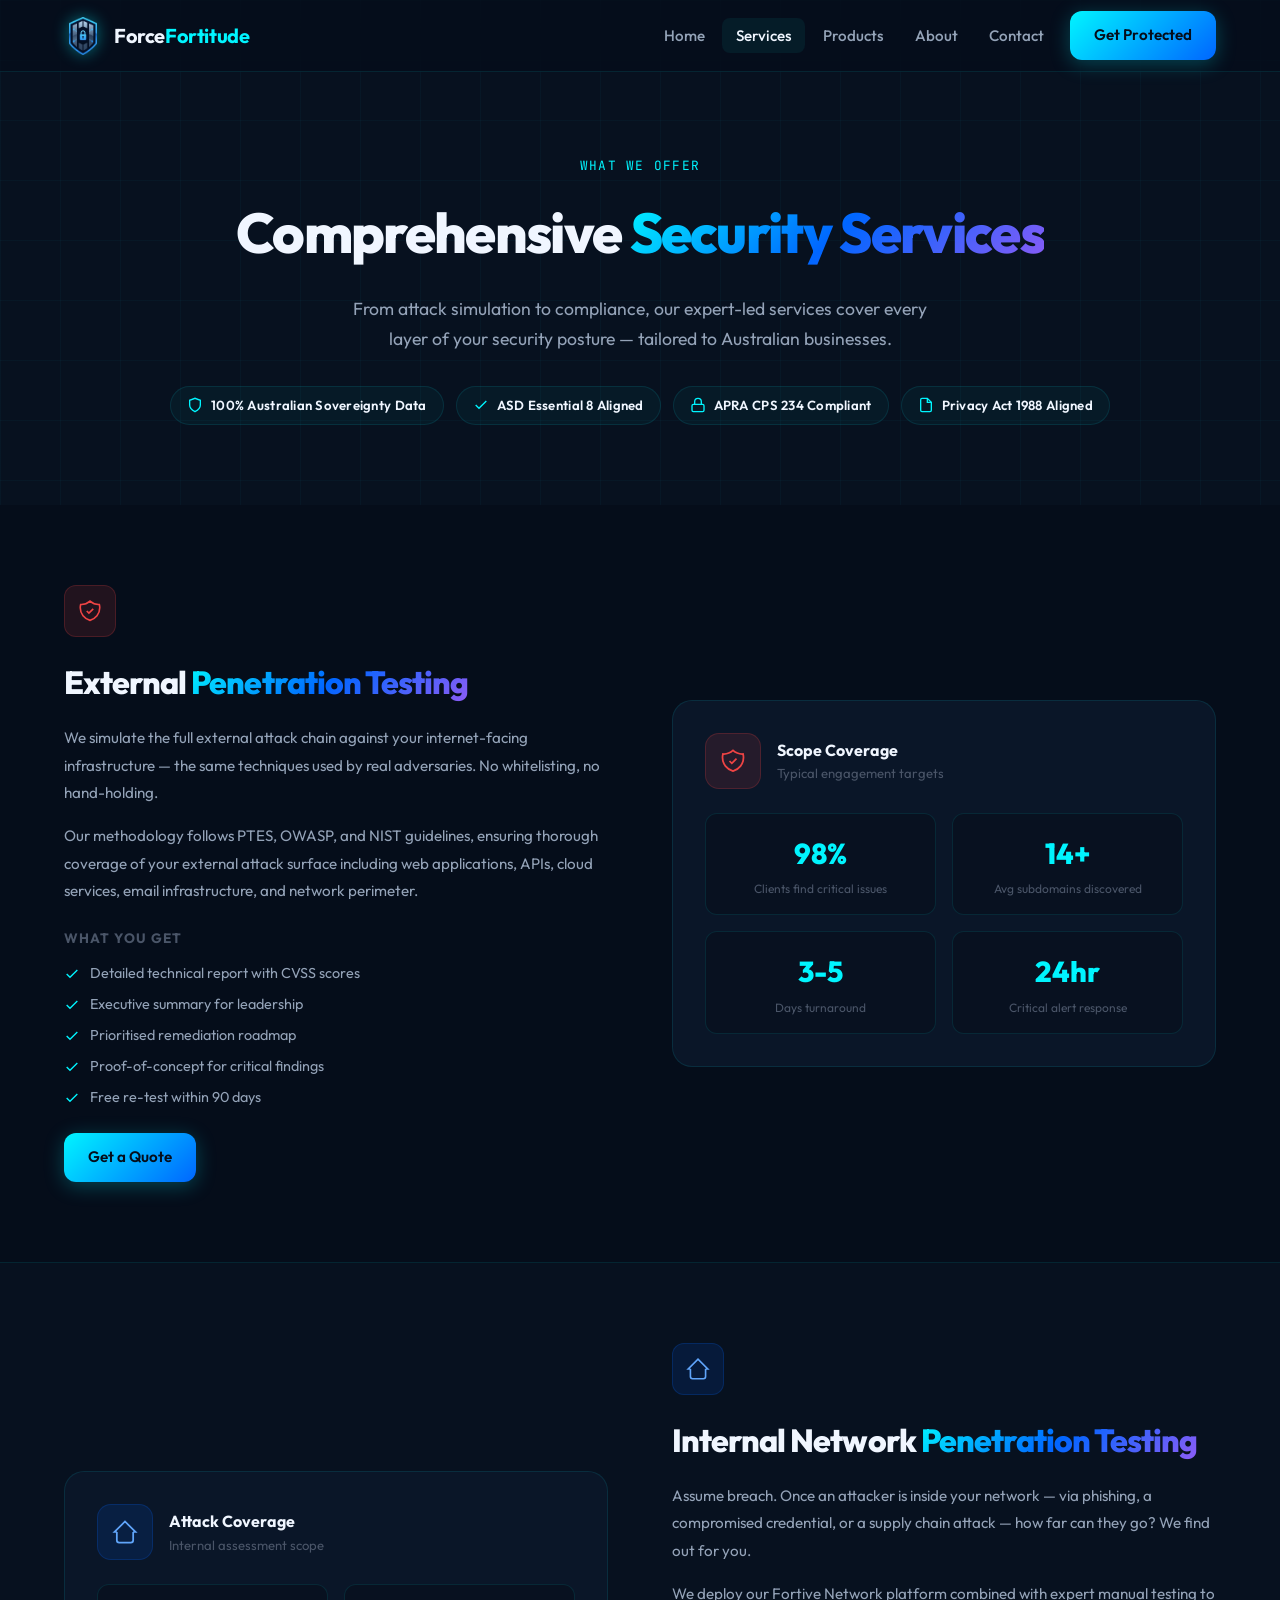
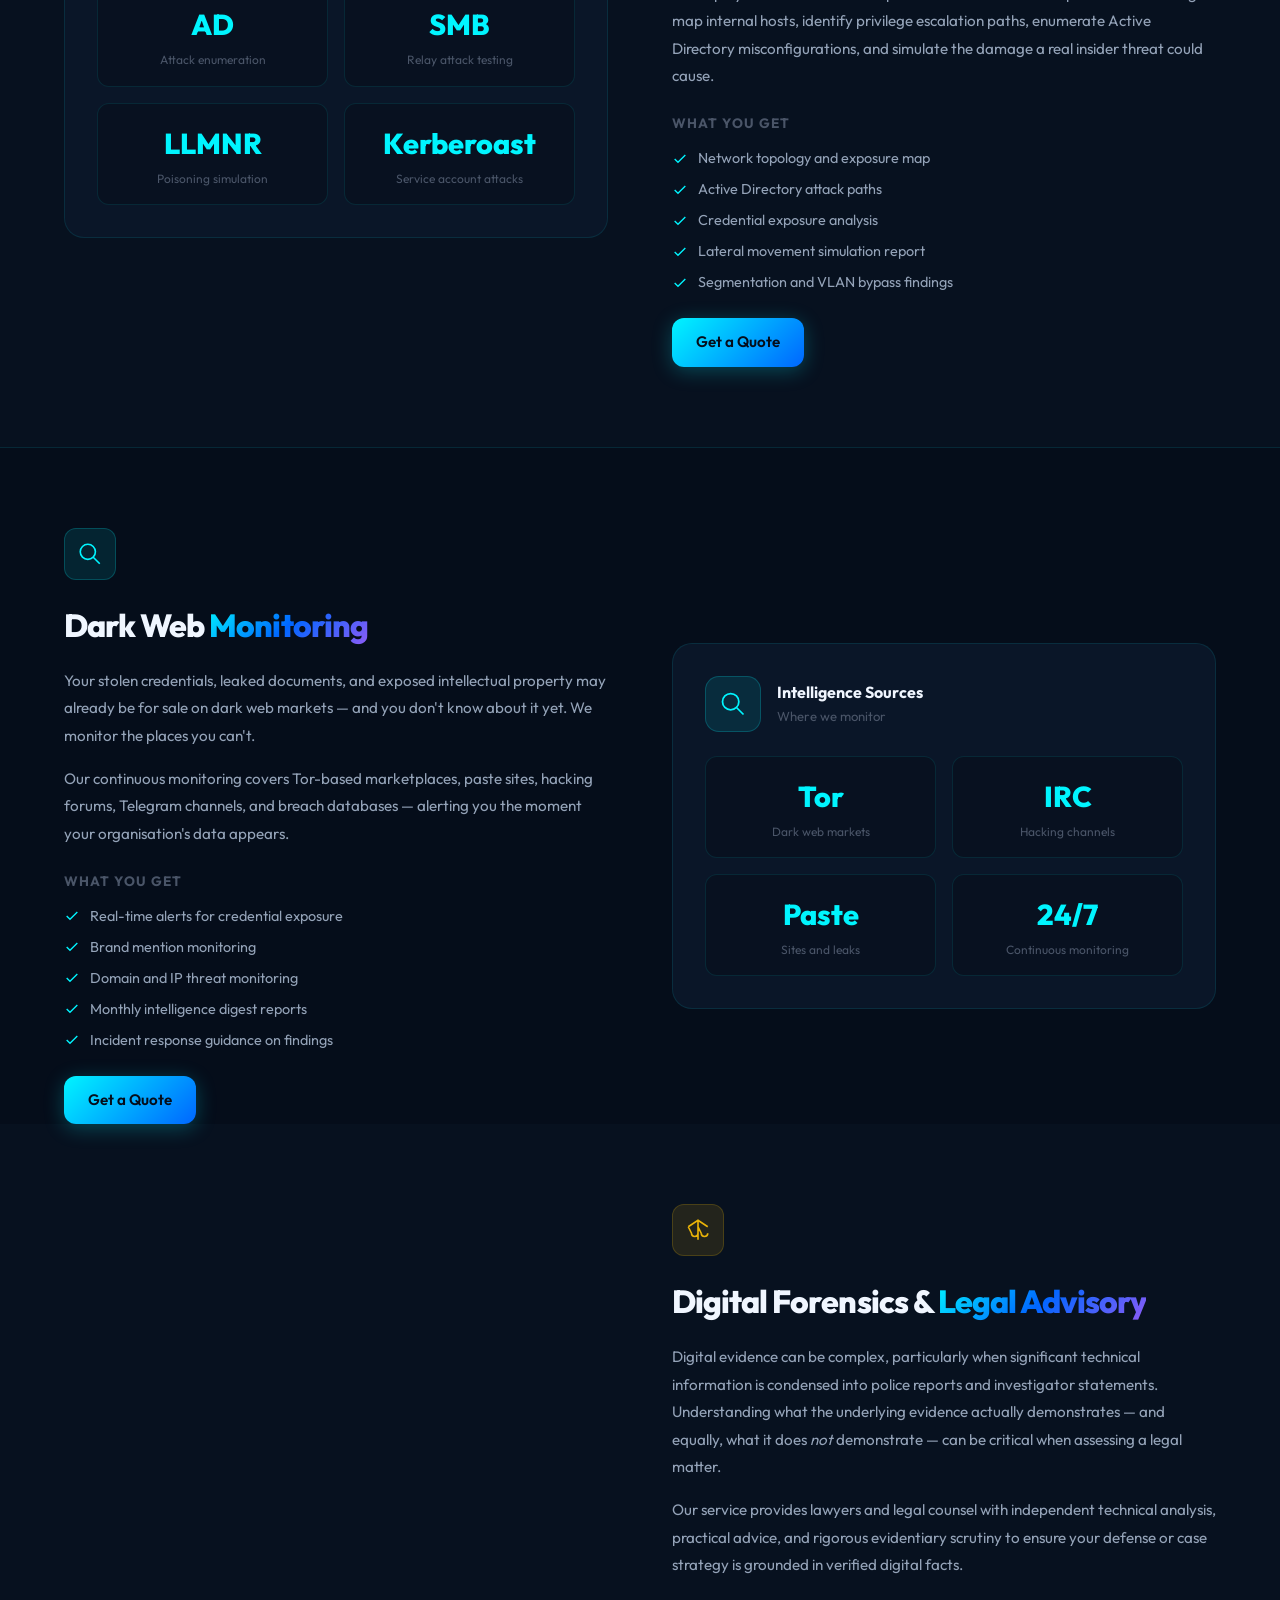
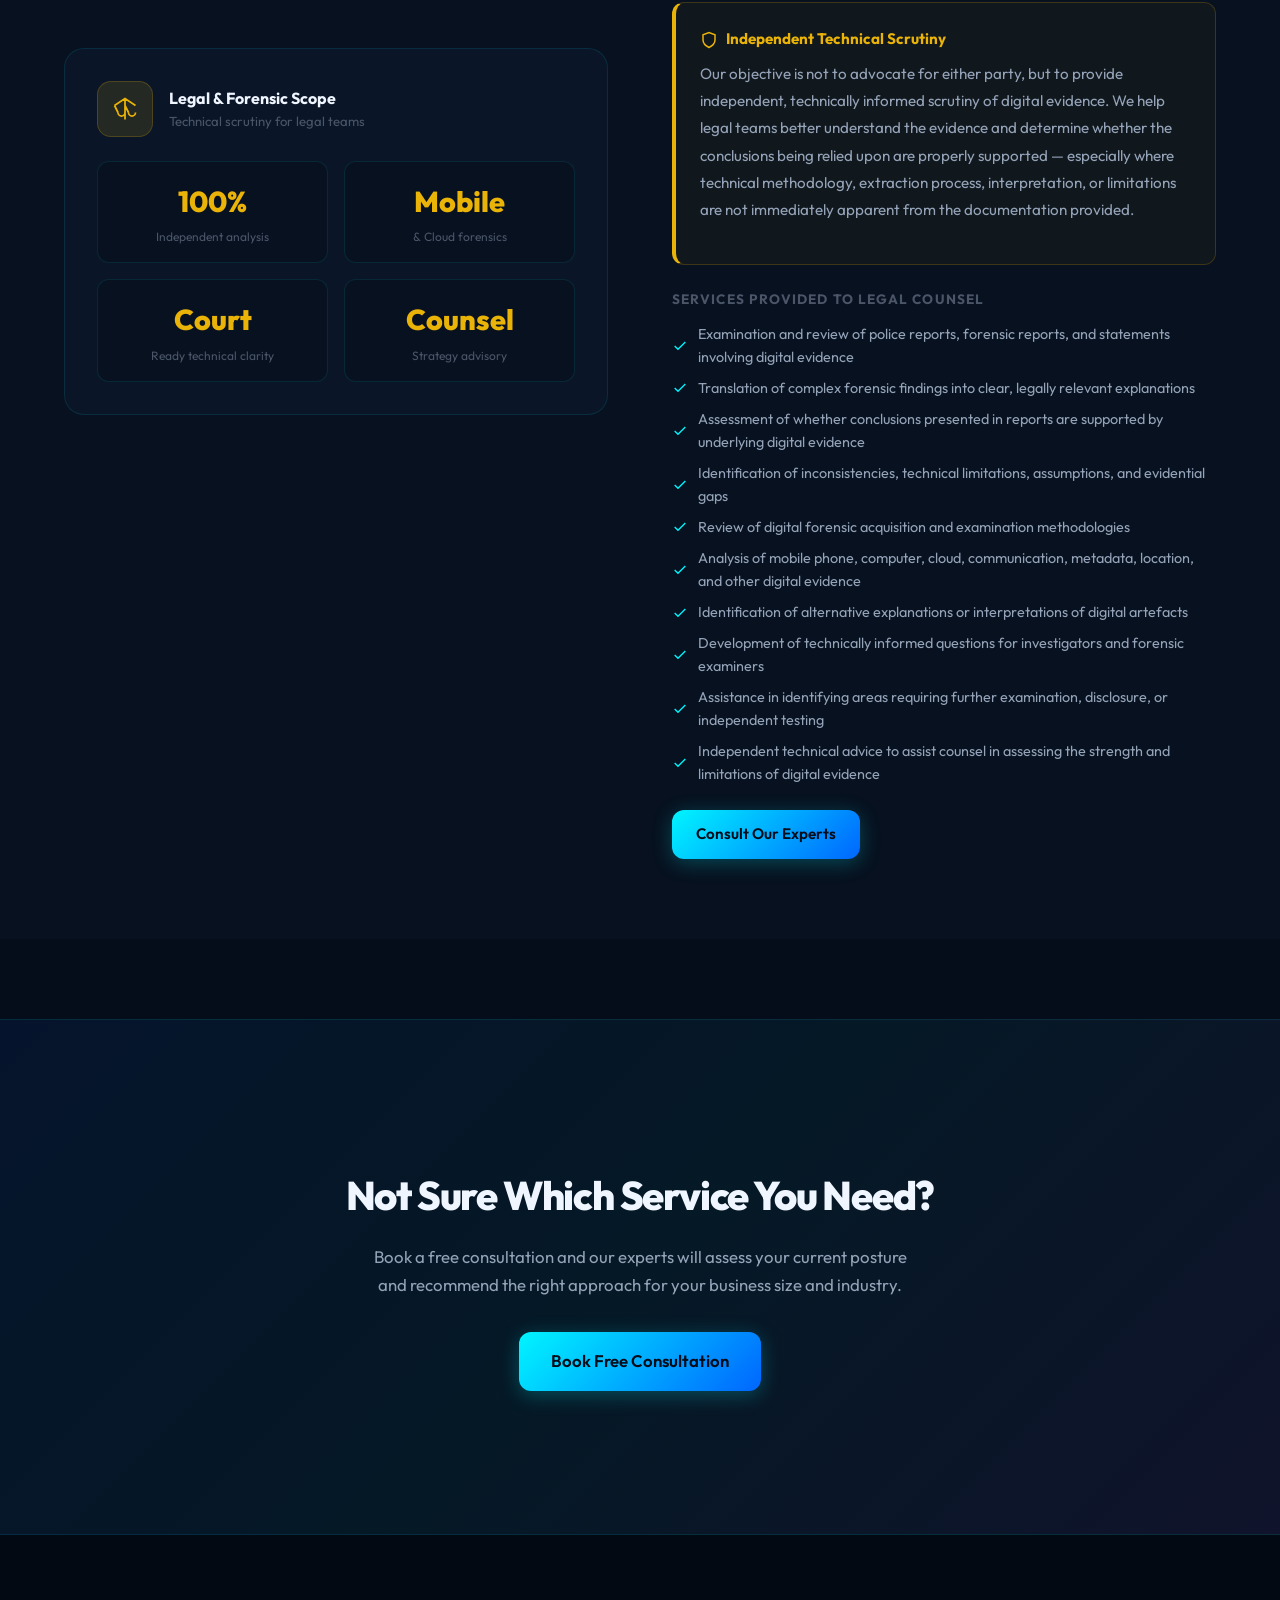
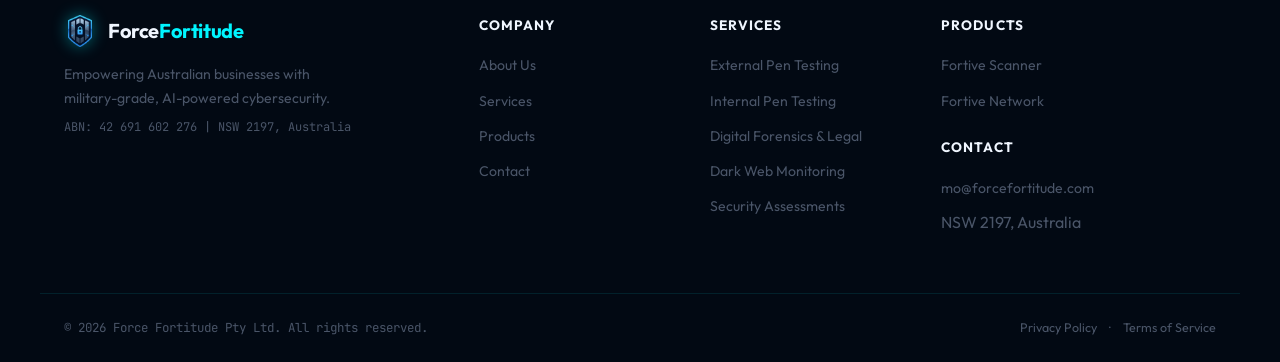
<file: services.html>
<!DOCTYPE html>
<html lang="en">
<head>
  <meta charset="UTF-8"/>
  <meta name="viewport" content="width=device-width, initial-scale=1.0"/>
  <title>Services | Force Fortitude - Cybersecurity Services for Australian Business</title>
  <meta name="description" content="Force Fortitude offers external and internal penetration testing, vulnerability assessments, dark web monitoring, AI-driven threat intelligence, and security assessments for Australian businesses."/>
  <link rel="preconnect" href="https://fonts.googleapis.com"/>
  <link rel="preconnect" href="https://fonts.gstatic.com" crossorigin/>
  <link href="https://fonts.googleapis.com/css2?family=Outfit:wght@300;400;500;600;700;800;900&family=JetBrains+Mono:wght@400;500&display=swap" rel="stylesheet"/>
  <link rel="icon" type="image/png" href="assets/images/logo.png"/>
  <link rel="stylesheet" href="assets/css/style.css"/>
  <style>
    .page-hero { padding: calc(var(--nav-height) + 5rem) 0 5rem; background: var(--bg-secondary); position: relative; overflow: hidden; }
    .page-hero::before { content: ''; position: absolute; inset: 0; background-image: linear-gradient(rgba(0,245,255,0.03) 1px, transparent 1px), linear-gradient(90deg, rgba(0,245,255,0.03) 1px, transparent 1px); background-size: 60px 60px; }
    .page-hero-content { position: relative; text-align: center; }
    .page-hero h1 { font-size: clamp(2rem, 5vw, 3.5rem); font-weight: 800; letter-spacing: -0.03em; margin-bottom: 1rem; }
    .page-hero p { color: var(--text-secondary); font-size: 1.1rem; max-width: 600px; margin: 0 auto; line-height: 1.7; }
    .service-detail { padding: 5rem 0; border-bottom: 1px solid var(--border); }
    .service-detail:last-child { border-bottom: none; }
    .service-detail:nth-child(even) { background: var(--bg-secondary); }
    .service-detail-grid { display: grid; grid-template-columns: 1fr 1fr; gap: 4rem; align-items: center; }
    .service-detail:nth-child(even) .service-detail-grid { direction: rtl; }
    .service-detail:nth-child(even) .service-detail-content { direction: ltr; }
    .service-detail:nth-child(even) .service-detail-visual { direction: ltr; }
    .service-detail-content h2 { font-size: 2rem; font-weight: 800; letter-spacing: -0.03em; margin-bottom: 1rem; }
    .service-detail-content p { color: var(--text-secondary); font-size: 0.95rem; line-height: 1.8; margin-bottom: 1rem; }
    .service-deliverables { margin-top: 1.5rem; }
    .service-deliverables h4 { font-size: 0.85rem; text-transform: uppercase; letter-spacing: 0.08em; color: var(--text-muted); margin-bottom: 0.75rem; }
    .deliverable-list { display: flex; flex-direction: column; gap: 0.5rem; }
    .deliverable-item { display: flex; align-items: center; gap: 0.6rem; font-size: 0.9rem; color: var(--text-secondary); }
    .deliverable-item svg { width: 16px; height: 16px; flex-shrink: 0; color: var(--accent-cyan); }
    .service-visual-card { background: var(--bg-card); border: 1px solid var(--border); border-radius: var(--radius-lg); padding: 2rem; }
    .service-visual-header { display: flex; align-items: center; gap: 1rem; margin-bottom: 1.5rem; }
    .service-visual-icon { width: 56px; height: 56px; border-radius: 14px; display: flex; align-items: center; justify-content: center; }
    .service-visual-icon svg { width: 28px; height: 28px; }
    .service-stats { display: grid; grid-template-columns: 1fr 1fr; gap: 1rem; }
    .service-stat-box { background: rgba(0,0,0,0.2); border: 1px solid var(--border); border-radius: var(--radius); padding: 1rem; text-align: center; }
    .service-stat-box .big { font-size: 1.8rem; font-weight: 800; color: var(--accent-cyan); }
    .service-stat-box .lbl { font-size: 0.75rem; color: var(--text-muted); margin-top: 0.2rem; }
    @media (max-width: 768px) { .service-detail-grid { grid-template-columns: 1fr; direction: ltr !important; } }
  </style>
</head>
<body>
<nav class="navbar" id="navbar">
  <div class="container nav-inner">
    <a href="index.html" class="logo"><img src="assets/images/logo.png" alt="Force Fortitude Shield Logo" class="logo-img"/><span class="logo-text">Force<span class="accent">Fortitude</span></span></a>
    <button class="hamburger" id="hamburger" aria-label="Toggle menu" aria-expanded="false"><span></span><span></span><span></span></button>
    <ul class="nav-links" id="navLinks">
      <li><a href="index.html" class="nav-link">Home</a></li>
      <li><a href="services.html" class="nav-link active">Services</a></li>
      <li><a href="products.html" class="nav-link">Products</a></li>
      <li><a href="about.html" class="nav-link">About</a></li>
      <li><a href="contact.html" class="nav-link">Contact</a></li>
      <li><a href="contact.html" class="btn btn-primary nav-cta">Get Protected</a></li>
    </ul>
  </div>
</nav>

<section class="page-hero">
  <div class="container page-hero-content">
    <span class="section-tag mono">What We Offer</span>
    <h1>Comprehensive <span class="gradient-text">Security Services</span></h1>
    <p>From attack simulation to compliance, our expert-led services cover every layer of your security posture — tailored to Australian businesses.</p>
    <div class="compliance-badge-row" style="margin-top:2rem;">
      <span class="compliance-pill"><svg viewBox="0 0 24 24" fill="none" stroke="currentColor" stroke-width="2"><path d="M12 22s8-4 8-10V5l-8-3-8 3v7c0 6 8 10 8 10z"/></svg> 100% Australian Sovereignty Data</span>
      <span class="compliance-pill"><svg viewBox="0 0 24 24" fill="none" stroke="currentColor" stroke-width="2"><polyline points="20 6 9 17 4 12"/></svg> ASD Essential 8 Aligned</span>
      <span class="compliance-pill"><svg viewBox="0 0 24 24" fill="none" stroke="currentColor" stroke-width="2"><rect x="3" y="11" width="18" height="11" rx="2"/><path d="M7 11V7a5 5 0 0 1 10 0v4"/></svg> APRA CPS 234 Compliant</span>
      <span class="compliance-pill"><svg viewBox="0 0 24 24" fill="none" stroke="currentColor" stroke-width="2"><path d="M14 2H6a2 2 0 0 0-2 2v16a2 2 0 0 0 2 2h12a2 2 0 0 0 2-2V8z"/><polyline points="14 2 14 8 20 8"/></svg> Privacy Act 1988 Aligned</span>
    </div>
  </div>
</section>

<main>
  <!-- External Pen Test -->
  <section class="service-detail" id="external-pentest">
    <div class="container">
      <div class="service-detail-grid">
        <div class="service-detail-content">
          <div class="service-icon icon-red" style="margin-bottom:1.25rem"><svg viewBox="0 0 24 24" fill="none" stroke="currentColor" stroke-width="1.5"><path d="M9 12l2 2 4-4m5.618-4.016A11.955 11.955 0 0112 2.944a11.955 11.955 0 01-8.618 3.04A12.02 12.02 0 003 9c0 5.591 3.824 10.29 9 11.622 5.176-1.332 9-6.03 9-11.622 0-1.042-.133-2.052-.382-3.016z"/></svg></div>
          <h2>External <span class="gradient-text">Penetration Testing</span></h2>
          <p>We simulate the full external attack chain against your internet-facing infrastructure — the same techniques used by real adversaries. No whitelisting, no hand-holding.</p>
          <p>Our methodology follows PTES, OWASP, and NIST guidelines, ensuring thorough coverage of your external attack surface including web applications, APIs, cloud services, email infrastructure, and network perimeter.</p>
          <div class="service-deliverables">
            <h4>What You Get</h4>
            <div class="deliverable-list">
              <div class="deliverable-item"><svg viewBox="0 0 24 24" fill="none" stroke="currentColor" stroke-width="2"><polyline points="20 6 9 17 4 12"/></svg>Detailed technical report with CVSS scores</div>
              <div class="deliverable-item"><svg viewBox="0 0 24 24" fill="none" stroke="currentColor" stroke-width="2"><polyline points="20 6 9 17 4 12"/></svg>Executive summary for leadership</div>
              <div class="deliverable-item"><svg viewBox="0 0 24 24" fill="none" stroke="currentColor" stroke-width="2"><polyline points="20 6 9 17 4 12"/></svg>Prioritised remediation roadmap</div>
              <div class="deliverable-item"><svg viewBox="0 0 24 24" fill="none" stroke="currentColor" stroke-width="2"><polyline points="20 6 9 17 4 12"/></svg>Proof-of-concept for critical findings</div>
              <div class="deliverable-item"><svg viewBox="0 0 24 24" fill="none" stroke="currentColor" stroke-width="2"><polyline points="20 6 9 17 4 12"/></svg>Free re-test within 90 days</div>
            </div>
          </div>
          <a href="contact.html" class="btn btn-primary" style="margin-top:1.5rem">Get a Quote</a>
        </div>
        <div class="service-detail-visual">
          <div class="service-visual-card">
            <div class="service-visual-header">
              <div class="service-visual-icon icon-red"><svg viewBox="0 0 24 24" fill="none" stroke="currentColor" stroke-width="1.5"><path d="M9 12l2 2 4-4m5.618-4.016A11.955 11.955 0 0112 2.944a11.955 11.955 0 01-8.618 3.04A12.02 12.02 0 003 9c0 5.591 3.824 10.29 9 11.622 5.176-1.332 9-6.03 9-11.622 0-1.042-.133-2.052-.382-3.016z"/></svg></div>
              <div><strong>Scope Coverage</strong><p style="color:var(--text-muted);font-size:0.82rem">Typical engagement targets</p></div>
            </div>
            <div class="service-stats">
              <div class="service-stat-box"><div class="big">98%</div><div class="lbl">Clients find critical issues</div></div>
              <div class="service-stat-box"><div class="big">14+</div><div class="lbl">Avg subdomains discovered</div></div>
              <div class="service-stat-box"><div class="big">3-5</div><div class="lbl">Days turnaround</div></div>
              <div class="service-stat-box"><div class="big">24hr</div><div class="lbl">Critical alert response</div></div>
            </div>
          </div>
        </div>
      </div>
    </div>
  </section>

  <!-- Internal Pen Test -->
  <section class="service-detail" id="internal-pentest">
    <div class="container">
      <div class="service-detail-grid">
        <div class="service-detail-content">
          <div class="service-icon icon-blue" style="margin-bottom:1.25rem"><svg viewBox="0 0 24 24" fill="none" stroke="currentColor" stroke-width="1.5"><path d="M5 12H3l9-9 9 9h-2M5 12v7a2 2 0 002 2h10a2 2 0 002-2v-7"/></svg></div>
          <h2>Internal Network <span class="gradient-text">Penetration Testing</span></h2>
          <p>Assume breach. Once an attacker is inside your network — via phishing, a compromised credential, or a supply chain attack — how far can they go? We find out for you.</p>
          <p>We deploy our Fortive Network platform combined with expert manual testing to map internal hosts, identify privilege escalation paths, enumerate Active Directory misconfigurations, and simulate the damage a real insider threat could cause.</p>
          <div class="service-deliverables">
            <h4>What You Get</h4>
            <div class="deliverable-list">
              <div class="deliverable-item"><svg viewBox="0 0 24 24" fill="none" stroke="currentColor" stroke-width="2"><polyline points="20 6 9 17 4 12"/></svg>Network topology and exposure map</div>
              <div class="deliverable-item"><svg viewBox="0 0 24 24" fill="none" stroke="currentColor" stroke-width="2"><polyline points="20 6 9 17 4 12"/></svg>Active Directory attack paths</div>
              <div class="deliverable-item"><svg viewBox="0 0 24 24" fill="none" stroke="currentColor" stroke-width="2"><polyline points="20 6 9 17 4 12"/></svg>Credential exposure analysis</div>
              <div class="deliverable-item"><svg viewBox="0 0 24 24" fill="none" stroke="currentColor" stroke-width="2"><polyline points="20 6 9 17 4 12"/></svg>Lateral movement simulation report</div>
              <div class="deliverable-item"><svg viewBox="0 0 24 24" fill="none" stroke="currentColor" stroke-width="2"><polyline points="20 6 9 17 4 12"/></svg>Segmentation and VLAN bypass findings</div>
            </div>
          </div>
          <a href="contact.html" class="btn btn-primary" style="margin-top:1.5rem">Get a Quote</a>
        </div>
        <div class="service-detail-visual">
          <div class="service-visual-card">
            <div class="service-visual-header">
              <div class="service-visual-icon icon-blue"><svg viewBox="0 0 24 24" fill="none" stroke="currentColor" stroke-width="1.5"><path d="M5 12H3l9-9 9 9h-2M5 12v7a2 2 0 002 2h10a2 2 0 002-2v-7"/></svg></div>
              <div><strong>Attack Coverage</strong><p style="color:var(--text-muted);font-size:0.82rem">Internal assessment scope</p></div>
            </div>
            <div class="service-stats">
              <div class="service-stat-box"><div class="big">AD</div><div class="lbl">Attack enumeration</div></div>
              <div class="service-stat-box"><div class="big">SMB</div><div class="lbl">Relay attack testing</div></div>
              <div class="service-stat-box"><div class="big">LLMNR</div><div class="lbl">Poisoning simulation</div></div>
              <div class="service-stat-box"><div class="big">Kerberoast</div><div class="lbl">Service account attacks</div></div>
            </div>
          </div>
        </div>
      </div>
    </div>
  </section>

  <!-- Dark Web -->
  <section class="service-detail" id="darkweb">
    <div class="container">
      <div class="service-detail-grid">
        <div class="service-detail-content">
          <div class="service-icon icon-teal" style="margin-bottom:1.25rem"><svg viewBox="0 0 24 24" fill="none" stroke="currentColor" stroke-width="1.5"><path d="M21 21l-6-6m2-5a7 7 0 11-14 0 7 7 0 0114 0z"/></svg></div>
          <h2>Dark Web <span class="gradient-text">Monitoring</span></h2>
          <p>Your stolen credentials, leaked documents, and exposed intellectual property may already be for sale on dark web markets — and you don't know about it yet. We monitor the places you can't.</p>
          <p>Our continuous monitoring covers Tor-based marketplaces, paste sites, hacking forums, Telegram channels, and breach databases — alerting you the moment your organisation's data appears.</p>
          <div class="service-deliverables">
            <h4>What You Get</h4>
            <div class="deliverable-list">
              <div class="deliverable-item"><svg viewBox="0 0 24 24" fill="none" stroke="currentColor" stroke-width="2"><polyline points="20 6 9 17 4 12"/></svg>Real-time alerts for credential exposure</div>
              <div class="deliverable-item"><svg viewBox="0 0 24 24" fill="none" stroke="currentColor" stroke-width="2"><polyline points="20 6 9 17 4 12"/></svg>Brand mention monitoring</div>
              <div class="deliverable-item"><svg viewBox="0 0 24 24" fill="none" stroke="currentColor" stroke-width="2"><polyline points="20 6 9 17 4 12"/></svg>Domain and IP threat monitoring</div>
              <div class="deliverable-item"><svg viewBox="0 0 24 24" fill="none" stroke="currentColor" stroke-width="2"><polyline points="20 6 9 17 4 12"/></svg>Monthly intelligence digest reports</div>
              <div class="deliverable-item"><svg viewBox="0 0 24 24" fill="none" stroke="currentColor" stroke-width="2"><polyline points="20 6 9 17 4 12"/></svg>Incident response guidance on findings</div>
            </div>
          </div>
          <a href="contact.html" class="btn btn-primary" style="margin-top:1.5rem">Get a Quote</a>
        </div>
        <div class="service-detail-visual">
          <div class="service-visual-card">
            <div class="service-visual-header">
              <div class="service-visual-icon icon-teal"><svg viewBox="0 0 24 24" fill="none" stroke="currentColor" stroke-width="1.5"><path d="M21 21l-6-6m2-5a7 7 0 11-14 0 7 7 0 0114 0z"/></svg></div>
              <div><strong>Intelligence Sources</strong><p style="color:var(--text-muted);font-size:0.82rem">Where we monitor</p></div>
            </div>
            <div class="service-stats">
              <div class="service-stat-box"><div class="big">Tor</div><div class="lbl">Dark web markets</div></div>
              <div class="service-stat-box"><div class="big">IRC</div><div class="lbl">Hacking channels</div></div>
              <div class="service-stat-box"><div class="big">Paste</div><div class="lbl">Sites and leaks</div></div>
              <div class="service-stat-box"><div class="big">24/7</div><div class="lbl">Continuous monitoring</div></div>
            </div>
          </div>
        </div>
      </div>
    </div>
  <!-- Digital Forensics & Legal Advisory -->
  <section class="service-detail" id="forensics">
    <div class="container">
      <div class="service-detail-grid">
        <div class="service-detail-content">
          <div class="service-icon icon-gold" style="margin-bottom:1.25rem">
            <svg viewBox="0 0 24 24" fill="none" stroke="currentColor" stroke-width="1.5">
              <path d="M12 3v18M3 9l9-6 9 6M3 9l3 6m6-6l3 6M6 15a3 3 0 106 0M15 15a3 3 0 106 0" />
            </svg>
          </div>
          <h2>Digital Forensics &amp; <span class="gradient-text">Legal Advisory</span></h2>
          <p>Digital evidence can be complex, particularly when significant technical information is condensed into police reports and investigator statements. Understanding what the underlying evidence actually demonstrates — and equally, what it does <em>not</em> demonstrate — can be critical when assessing a legal matter.</p>
          <p>Our service provides lawyers and legal counsel with independent technical analysis, practical advice, and rigorous evidentiary scrutiny to ensure your defense or case strategy is grounded in verified digital facts.</p>
          
          <div class="forensic-callout">
            <h4>
              <svg viewBox="0 0 24 24" width="18" height="18" fill="none" stroke="currentColor" stroke-width="2"><path d="M12 22s8-4 8-10V5l-8-3-8 3v7c0 6 8 10 8 10z"/></svg>
              Independent Technical Scrutiny
            </h4>
            <p>Our objective is not to advocate for either party, but to provide independent, technically informed scrutiny of digital evidence. We help legal teams better understand the evidence and determine whether the conclusions being relied upon are properly supported — especially where technical methodology, extraction process, interpretation, or limitations are not immediately apparent from the documentation provided.</p>
          </div>

          <div class="service-deliverables">
            <h4>Services Provided to Legal Counsel</h4>
            <div class="deliverable-list">
              <div class="deliverable-item"><svg viewBox="0 0 24 24" fill="none" stroke="currentColor" stroke-width="2"><polyline points="20 6 9 17 4 12"/></svg>Examination and review of police reports, forensic reports, and statements involving digital evidence</div>
              <div class="deliverable-item"><svg viewBox="0 0 24 24" fill="none" stroke="currentColor" stroke-width="2"><polyline points="20 6 9 17 4 12"/></svg>Translation of complex forensic findings into clear, legally relevant explanations</div>
              <div class="deliverable-item"><svg viewBox="0 0 24 24" fill="none" stroke="currentColor" stroke-width="2"><polyline points="20 6 9 17 4 12"/></svg>Assessment of whether conclusions presented in reports are supported by underlying digital evidence</div>
              <div class="deliverable-item"><svg viewBox="0 0 24 24" fill="none" stroke="currentColor" stroke-width="2"><polyline points="20 6 9 17 4 12"/></svg>Identification of inconsistencies, technical limitations, assumptions, and evidential gaps</div>
              <div class="deliverable-item"><svg viewBox="0 0 24 24" fill="none" stroke="currentColor" stroke-width="2"><polyline points="20 6 9 17 4 12"/></svg>Review of digital forensic acquisition and examination methodologies</div>
              <div class="deliverable-item"><svg viewBox="0 0 24 24" fill="none" stroke="currentColor" stroke-width="2"><polyline points="20 6 9 17 4 12"/></svg>Analysis of mobile phone, computer, cloud, communication, metadata, location, and other digital evidence</div>
              <div class="deliverable-item"><svg viewBox="0 0 24 24" fill="none" stroke="currentColor" stroke-width="2"><polyline points="20 6 9 17 4 12"/></svg>Identification of alternative explanations or interpretations of digital artefacts</div>
              <div class="deliverable-item"><svg viewBox="0 0 24 24" fill="none" stroke="currentColor" stroke-width="2"><polyline points="20 6 9 17 4 12"/></svg>Development of technically informed questions for investigators and forensic examiners</div>
              <div class="deliverable-item"><svg viewBox="0 0 24 24" fill="none" stroke="currentColor" stroke-width="2"><polyline points="20 6 9 17 4 12"/></svg>Assistance in identifying areas requiring further examination, disclosure, or independent testing</div>
              <div class="deliverable-item"><svg viewBox="0 0 24 24" fill="none" stroke="currentColor" stroke-width="2"><polyline points="20 6 9 17 4 12"/></svg>Independent technical advice to assist counsel in assessing the strength and limitations of digital evidence</div>
            </div>
          </div>
          <a href="https://cal.com/mo-atyani-gvgwls" target="_blank" data-cal-link="mo-atyani-gvgwls" data-cal-namespace="" data-cal-config='{"layout":"month_view","theme":"dark"}' class="btn btn-primary" style="margin-top:1.5rem">Consult Our Experts</a>
        </div>
        <div class="service-detail-visual">
          <div class="service-visual-card">
            <div class="service-visual-header">
              <div class="service-visual-icon icon-gold">
                <svg viewBox="0 0 24 24" fill="none" stroke="currentColor" stroke-width="1.5">
                  <path d="M12 3v18M3 9l9-6 9 6M3 9l3 6m6-6l3 6M6 15a3 3 0 106 0M15 15a3 3 0 106 0" />
                </svg>
              </div>
              <div><strong>Legal &amp; Forensic Scope</strong><p style="color:var(--text-muted);font-size:0.82rem">Technical scrutiny for legal teams</p></div>
            </div>
            <div class="service-stats">
              <div class="service-stat-box"><div class="big" style="color:#eab308">100%</div><div class="lbl">Independent analysis</div></div>
              <div class="service-stat-box"><div class="big" style="color:#eab308">Mobile</div><div class="lbl">&amp; Cloud forensics</div></div>
              <div class="service-stat-box"><div class="big" style="color:#eab308">Court</div><div class="lbl">Ready technical clarity</div></div>
              <div class="service-stat-box"><div class="big" style="color:#eab308">Counsel</div><div class="lbl">Strategy advisory</div></div>
            </div>
          </div>
        </div>
      </div>
    </div>
  </section>
</main>

<section class="cta-section">
  <div class="cta-bg"></div>
  <div class="container" style="position:relative;text-align:center;padding:4rem 1.5rem;">
    <h2 style="font-size:clamp(1.8rem,4vw,2.5rem);font-weight:800;letter-spacing:-0.03em;margin-bottom:1rem;">Not Sure Which Service You Need?</h2>
    <p style="color:var(--text-secondary);font-size:1.05rem;max-width:550px;margin:0 auto 2rem;line-height:1.7;">Book a free consultation and our experts will assess your current posture and recommend the right approach for your business size and industry.</p>
    <a href="https://cal.com/mo-atyani-gvgwls" target="_blank" data-cal-link="mo-atyani-gvgwls" data-cal-namespace="" data-cal-config='{"layout":"month_view","theme":"dark"}' class="btn btn-primary btn-lg">Book Free Consultation</a>
  </div>
</section>

<footer class="footer">
  <div class="container footer-grid">
    <div class="footer-brand"><a href="index.html" class="logo"><img src="assets/images/logo.png" alt="Force Fortitude Shield Logo" class="logo-img logo-img-sm"/><span class="logo-text">Force<span class="accent">Fortitude</span></span></a><p class="footer-tagline">Empowering Australian businesses with military-grade, AI-powered cybersecurity.</p><p class="footer-abn mono">ABN: 42 691 602 276 | NSW 2197, Australia</p></div>
    <div class="footer-links"><h4>Company</h4><ul><li><a href="about.html">About Us</a></li><li><a href="services.html">Services</a></li><li><a href="products.html">Products</a></li><li><a href="contact.html">Contact</a></li></ul></div>
    <div class="footer-links"><h4>Services</h4><ul><li><a href="services.html#external-pentest">External Pen Testing</a></li><li><a href="services.html#internal-pentest">Internal Pen Testing</a></li><li><a href="services.html#forensics">Digital Forensics &amp; Legal</a></li><li><a href="services.html#darkweb">Dark Web Monitoring</a></li><li><a href="services.html">Security Assessments</a></li></ul></div>
    <div class="footer-links">
      <h4>Products</h4><ul><li><a href="products.html">Fortive Scanner</a></li><li><a href="products.html">Fortive Network</a></li></ul>
      <h4 style="margin-top:1.5rem">Contact</h4><ul><li><a href="mailto:mo@forcefortitude.com">mo@forcefortitude.com</a></li><li><span style="color:var(--text-muted)">NSW 2197, Australia</span></li></ul>
    </div>
  </div>
  <div class="footer-bottom"><div class="container footer-bottom-inner"><span class="mono">&copy; 2026 Force Fortitude Pty Ltd. All rights reserved.</span><div class="footer-legal"><a href="#">Privacy Policy</a><span>&middot;</span><a href="#">Terms of Service</a></div></div></div>
</footer>
<script src="assets/js/main.js"></script>
</body>

</html>
</file>
<file: assets/css/style.css>
/* =============================================
   FORCE FORTITUDE - MAIN STYLESHEET
   ============================================= */

/* ---------- CSS Variables ---------- */
:root {
  --bg-primary: #050d1a;
  --bg-secondary: #07111f;
  --bg-card: #0a1628;
  --bg-card-hover: #0d1f38;
  --bg-terminal: #060e1c;

  --accent-cyan: #00f5ff;
  --accent-blue: #0066ff;
  --accent-purple: #8b5cf6;
  --accent-green: #10b981;
  --accent-red: #ef4444;
  --accent-orange: #f97316;

  --text-primary: #f0f6ff;
  --text-secondary: #94a3b8;
  --text-muted: #4a5568;

  --border: rgba(0, 245, 255, 0.1);
  --border-hover: rgba(0, 245, 255, 0.3);

  --glow-cyan: 0 0 30px rgba(0, 245, 255, 0.15);
  --glow-blue: 0 0 30px rgba(0, 102, 255, 0.15);

  --radius: 12px;
  --radius-lg: 20px;
  --transition: all 0.3s cubic-bezier(0.4, 0, 0.2, 1);

  --container: 1200px;
  --nav-height: 72px;
}

/* ---------- Reset & Base ---------- */
*, *::before, *::after { box-sizing: border-box; margin: 0; padding: 0; }

html { scroll-behavior: smooth; font-size: 16px; }

body {
  font-family: 'Outfit', sans-serif;
  background: var(--bg-primary);
  color: var(--text-primary);
  line-height: 1.6;
  overflow-x: hidden;
}

.mono { font-family: 'JetBrains Mono', monospace; }

img { max-width: 100%; display: block; }
a { text-decoration: none; color: inherit; }
ul { list-style: none; }

/* ---------- Container ---------- */
.container {
  width: 100%;
  max-width: var(--container);
  margin: 0 auto;
  padding: 0 1.5rem;
}

/* ---------- Gradient Text ---------- */
.gradient-text {
  background: linear-gradient(135deg, var(--accent-cyan) 0%, var(--accent-blue) 50%, var(--accent-purple) 100%);
  -webkit-background-clip: text;
  -webkit-text-fill-color: transparent;
  background-clip: text;
}

/* ---------- Buttons ---------- */
.btn {
  display: inline-flex;
  align-items: center;
  gap: 0.5rem;
  padding: 0.75rem 1.5rem;
  border-radius: var(--radius);
  font-family: 'Outfit', sans-serif;
  font-weight: 600;
  font-size: 0.95rem;
  cursor: pointer;
  border: none;
  transition: var(--transition);
  white-space: nowrap;
}
.btn svg { width: 18px; height: 18px; flex-shrink: 0; }

.btn-lg { padding: 1rem 2rem; font-size: 1.05rem; }

.btn-primary {
  background: linear-gradient(135deg, var(--accent-cyan), var(--accent-blue));
  color: var(--bg-primary);
  box-shadow: 0 4px 20px rgba(0, 245, 255, 0.25);
}
.btn-primary:hover {
  transform: translateY(-2px);
  box-shadow: 0 8px 30px rgba(0, 245, 255, 0.4);
}

.btn-outline {
  background: transparent;
  color: var(--text-primary);
  border: 1.5px solid var(--border-hover);
}
.btn-outline:hover {
  background: rgba(0, 245, 255, 0.08);
  border-color: var(--accent-cyan);
  color: var(--accent-cyan);
}

.btn-outline-purple {
  background: transparent;
  color: var(--text-primary);
  border: 1.5px solid rgba(139, 92, 246, 0.4);
}
.btn-outline-purple:hover {
  background: rgba(139, 92, 246, 0.1);
  border-color: var(--accent-purple);
  color: var(--accent-purple);
}

.btn-ghost {
  background: rgba(255,255,255,0.05);
  color: var(--text-primary);
  border: 1.5px solid rgba(255,255,255,0.1);
}
.btn-ghost:hover {
  background: rgba(255,255,255,0.1);
  border-color: rgba(255,255,255,0.2);
}

/* ---------- NAVBAR ---------- */
.navbar {
  position: fixed;
  top: 0; left: 0; right: 0;
  z-index: 1000;
  height: var(--nav-height);
  display: flex;
  align-items: center;
  transition: var(--transition);
  background: rgba(5, 13, 26, 0.6);
  backdrop-filter: blur(20px);
  -webkit-backdrop-filter: blur(20px);
  border-bottom: 1px solid var(--border);
}
.navbar.scrolled {
  background: rgba(5, 13, 26, 0.95);
  box-shadow: 0 4px 30px rgba(0, 0, 0, 0.5);
}

.nav-inner {
  display: flex;
  align-items: center;
  justify-content: space-between;
  gap: 2rem;
}

.logo {
  display: flex;
  align-items: center;
  gap: 0.75rem;
  flex-shrink: 0;
}
.logo-icon { width: 40px; height: 40px; display: flex; align-items: center; justify-content: center; }
.logo-icon-sm { width: 32px; height: 32px; display: flex; align-items: center; justify-content: center; }
.logo-img {
  width: 38px;
  height: 38px;
  object-fit: contain;
  filter: drop-shadow(0 0 8px rgba(0, 245, 255, 0.4));
  transition: var(--transition);
}
.logo:hover .logo-img {
  transform: scale(1.05);
  filter: drop-shadow(0 0 12px rgba(0, 245, 255, 0.7));
}
.logo-img-sm {
  width: 32px;
  height: 32px;
  object-fit: contain;
}
.logo-text {
  font-size: 1.25rem;
  font-weight: 700;
  letter-spacing: -0.02em;
  color: var(--text-primary);
}
.logo-text .accent { color: var(--accent-cyan); }

.nav-links {
  display: flex;
  align-items: center;
  gap: 0.25rem;
}

.nav-link {
  padding: 0.5rem 0.85rem;
  color: var(--text-secondary);
  font-weight: 500;
  border-radius: 8px;
  transition: var(--transition);
  font-size: 0.95rem;
}
.nav-link:hover, .nav-link.active {
  color: var(--text-primary);
  background: rgba(0, 245, 255, 0.06);
}
.nav-cta { margin-left: 0.5rem; }

.hamburger {
  display: none;
  flex-direction: column;
  gap: 5px;
  background: none;
  border: none;
  cursor: pointer;
  padding: 0.5rem;
}
.hamburger span {
  display: block;
  width: 24px;
  height: 2px;
  background: var(--text-primary);
  border-radius: 2px;
  transition: var(--transition);
}

/* ---------- HERO ---------- */
.hero {
  position: relative;
  min-height: 100vh;
  display: flex;
  align-items: center;
  overflow: hidden;
  padding-top: var(--nav-height);
}

.hero-bg {
  position: absolute;
  inset: 0;
  z-index: 0;
}
.hero-img {
  width: 100%;
  height: 100%;
  object-fit: cover;
  object-position: center;
  opacity: 0.35;
}
.hero-overlay {
  position: absolute;
  inset: 0;
  background: linear-gradient(
    180deg,
    rgba(5,13,26,0.3) 0%,
    rgba(5,13,26,0.1) 30%,
    rgba(5,13,26,0.7) 75%,
    var(--bg-primary) 100%
  );
}
.hero-grid {
  position: absolute;
  inset: 0;
  background-image:
    linear-gradient(rgba(0,245,255,0.04) 1px, transparent 1px),
    linear-gradient(90deg, rgba(0,245,255,0.04) 1px, transparent 1px);
  background-size: 60px 60px;
  mask-image: radial-gradient(ellipse at center, black 40%, transparent 80%);
}

.hero-content {
  position: relative;
  z-index: 1;
  padding: 6rem 1.5rem 4rem;
  max-width: 800px;
}

.hero-badge {
  display: inline-flex;
  align-items: center;
  gap: 0.6rem;
  background: rgba(0, 245, 255, 0.08);
  border: 1px solid rgba(0, 245, 255, 0.2);
  border-radius: 100px;
  padding: 0.35rem 1rem;
  font-size: 0.8rem;
  color: var(--accent-cyan);
  margin-bottom: 1.5rem;
}
.badge-dot {
  width: 7px;
  height: 7px;
  background: var(--accent-cyan);
  border-radius: 50%;
  animation: pulse 2s infinite;
}
@keyframes pulse {
  0%, 100% { opacity: 1; transform: scale(1); }
  50% { opacity: 0.5; transform: scale(1.3); }
}

.hero-title {
  font-size: clamp(2.5rem, 6vw, 4.5rem);
  font-weight: 800;
  line-height: 1.1;
  letter-spacing: -0.03em;
  margin-bottom: 1.5rem;
}

.hero-subtitle {
  font-size: 1.15rem;
  color: var(--text-secondary);
  max-width: 580px;
  margin-bottom: 2.5rem;
  line-height: 1.7;
}

.hero-actions {
  display: flex;
  gap: 1rem;
  flex-wrap: wrap;
  margin-bottom: 3.5rem;
}

.hero-stats {
  display: flex;
  align-items: center;
  gap: 2rem;
  flex-wrap: wrap;
}
.stat { text-align: left; }
.stat-num {
  font-size: 2.2rem;
  font-weight: 800;
  color: var(--accent-cyan);
  font-variant-numeric: tabular-nums;
}
.stat-plus { font-size: 1.5rem; font-weight: 700; color: var(--accent-cyan); }
.stat-label { display: block; font-size: 0.8rem; color: var(--text-muted); margin-top: 0.1rem; }
.stat-divider { width: 1px; height: 50px; background: var(--border); flex-shrink: 0; }

.hero-scroll-hint {
  position: absolute;
  bottom: 2rem;
  left: 50%;
  transform: translateX(-50%);
  display: flex;
  flex-direction: column;
  align-items: center;
  gap: 0.5rem;
  color: var(--text-muted);
  font-size: 0.75rem;
  z-index: 1;
  animation: scrollBounce 2s infinite;
}
.scroll-line {
  width: 1px;
  height: 40px;
  background: linear-gradient(to bottom, transparent, var(--accent-cyan));
}
@keyframes scrollBounce {
  0%, 100% { transform: translateX(-50%) translateY(0); }
  50% { transform: translateX(-50%) translateY(6px); }
}

/* ---------- TRUST BAR ---------- */
.trust-bar {
  padding: 1.5rem 0;
  background: rgba(0,245,255,0.02);
  border-top: 1px solid var(--border);
  border-bottom: 1px solid var(--border);
}
.trust-bar .container {
  display: flex;
  align-items: center;
  gap: 2rem;
  flex-wrap: wrap;
}
.trust-label { color: var(--text-muted); font-size: 0.78rem; white-space: nowrap; }
.trust-logos { display: flex; align-items: center; gap: 1.5rem; flex-wrap: wrap; flex: 1; }
.trust-item {
  display: flex;
  align-items: center;
  gap: 0.5rem;
  color: var(--text-muted);
  font-size: 0.82rem;
  font-weight: 500;
  transition: var(--transition);
}
.trust-item:hover { color: var(--accent-cyan); }
.trust-item svg { width: 16px; height: 16px; flex-shrink: 0; }

/* ---------- SECTIONS ---------- */
.section { padding: 6rem 0; }

.section-header {
  text-align: center;
  margin-bottom: 4rem;
}
.section-tag {
  display: inline-block;
  color: var(--accent-cyan);
  font-size: 0.8rem;
  letter-spacing: 0.1em;
  text-transform: uppercase;
  margin-bottom: 0.75rem;
}
.section-title {
  font-size: clamp(1.8rem, 4vw, 2.8rem);
  font-weight: 800;
  letter-spacing: -0.03em;
  margin-bottom: 1rem;
  line-height: 1.2;
}
.section-subtitle {
  font-size: 1rem;
  color: var(--text-secondary);
  max-width: 580px;
  margin: 0 auto;
  line-height: 1.7;
}

/* ---------- SERVICES ---------- */
.services-section { background: var(--bg-secondary); }

.services-grid {
  display: grid;
  grid-template-columns: repeat(auto-fill, minmax(320px, 1fr));
  gap: 1.5rem;
}

.service-card {
  background: var(--bg-card);
  border: 1px solid var(--border);
  border-radius: var(--radius-lg);
  padding: 2rem;
  transition: var(--transition);
  position: relative;
  overflow: hidden;
}
.service-card::before {
  content: '';
  position: absolute;
  top: 0; left: 0; right: 0;
  height: 2px;
  background: linear-gradient(90deg, transparent, var(--accent-cyan), transparent);
  opacity: 0;
  transition: var(--transition);
}
.service-card:hover {
  background: var(--bg-card-hover);
  border-color: var(--border-hover);
  transform: translateY(-4px);
  box-shadow: var(--glow-cyan);
}
.service-card:hover::before { opacity: 1; }

.service-icon {
  width: 52px;
  height: 52px;
  border-radius: 12px;
  display: flex;
  align-items: center;
  justify-content: center;
  margin-bottom: 1.25rem;
}
.service-icon svg { width: 26px; height: 26px; }
.icon-red { background: rgba(239,68,68,0.12); color: #ef4444; border: 1px solid rgba(239,68,68,0.2); }
.icon-blue { background: rgba(0,102,255,0.12); color: #60a5fa; border: 1px solid rgba(0,102,255,0.2); }
.icon-purple { background: rgba(139,92,246,0.12); color: #a78bfa; border: 1px solid rgba(139,92,246,0.2); }
.icon-teal { background: rgba(0,245,255,0.1); color: var(--accent-cyan); border: 1px solid rgba(0,245,255,0.2); }
.icon-orange { background: rgba(249,115,22,0.12); color: #fb923c; border: 1px solid rgba(249,115,22,0.2); }
.icon-green { background: rgba(16,185,129,0.12); color: #34d399; border: 1px solid rgba(16,185,129,0.2); }

.service-card h3 {
  font-size: 1.1rem;
  font-weight: 700;
  margin-bottom: 0.75rem;
  color: var(--text-primary);
}
.service-card p {
  color: var(--text-secondary);
  font-size: 0.9rem;
  line-height: 1.7;
  margin-bottom: 1.25rem;
}
.service-link {
  color: var(--accent-cyan);
  font-size: 0.88rem;
  font-weight: 600;
  display: inline-flex;
  align-items: center;
  gap: 0.3rem;
  transition: var(--transition);
}
.service-link:hover { gap: 0.6rem; }

/* ---------- PRODUCTS ---------- */
.products-section {
  background: var(--bg-primary);
  position: relative;
}
.products-section::before {
  content: '';
  position: absolute;
  top: 50%;
  left: 50%;
  transform: translate(-50%, -50%);
  width: 600px;
  height: 600px;
  background: radial-gradient(circle, rgba(0,102,255,0.06) 0%, transparent 70%);
  pointer-events: none;
}

.products-grid {
  display: grid;
  grid-template-columns: repeat(auto-fill, minmax(480px, 1fr));
  gap: 2rem;
}

.product-card {
  position: relative;
  background: var(--bg-card);
  border: 1px solid var(--border);
  border-radius: var(--radius-lg);
  padding: 2.5rem;
  overflow: hidden;
  transition: var(--transition);
}
.product-card:hover {
  border-color: var(--border-hover);
  transform: translateY(-4px);
}
.product-scanner:hover { box-shadow: 0 20px 60px rgba(0, 245, 255, 0.12); }
.product-network:hover { box-shadow: 0 20px 60px rgba(139, 92, 246, 0.12); }

.product-glow {
  position: absolute;
  top: -50px; right: -50px;
  width: 200px; height: 200px;
  border-radius: 50%;
  filter: blur(60px);
  pointer-events: none;
  opacity: 0.4;
}
.glow-cyan { background: var(--accent-cyan); }
.glow-purple { background: var(--accent-purple); }

.product-header {
  display: flex;
  align-items: center;
  gap: 1rem;
  margin-bottom: 1.5rem;
}
.product-icon { width: 64px; height: 64px; flex-shrink: 0; }
.product-badge {
  display: inline-block;
  padding: 0.2rem 0.75rem;
  border-radius: 100px;
  font-size: 0.72rem;
  background: rgba(0,245,255,0.1);
  color: var(--accent-cyan);
  border: 1px solid rgba(0,245,255,0.2);
  margin-bottom: 0.4rem;
}
.product-badge-purple {
  background: rgba(139,92,246,0.1);
  color: var(--accent-purple);
  border-color: rgba(139,92,246,0.2);
}
.product-name {
  font-size: 1.5rem;
  font-weight: 800;
  letter-spacing: -0.02em;
}

.product-desc {
  color: var(--text-secondary);
  font-size: 0.95rem;
  line-height: 1.7;
  margin-bottom: 1.5rem;
}

.product-features {
  display: flex;
  flex-direction: column;
  gap: 0.65rem;
  margin-bottom: 2rem;
}
.product-features li {
  display: flex;
  align-items: center;
  gap: 0.6rem;
  font-size: 0.9rem;
  color: var(--text-secondary);
}
.product-features li svg { width: 16px; height: 16px; flex-shrink: 0; }

/* ---------- WHY US ---------- */
.why-section { background: var(--bg-secondary); }

.why-grid {
  display: grid;
  grid-template-columns: 1fr 1fr;
  gap: 5rem;
  align-items: center;
}

.why-text {
  color: var(--text-secondary);
  font-size: 0.95rem;
  line-height: 1.8;
  margin-bottom: 1rem;
}

.why-points {
  display: flex;
  flex-direction: column;
  gap: 1.25rem;
  margin: 2rem 0;
}
.why-point {
  display: flex;
  gap: 1rem;
  align-items: flex-start;
}
.why-icon {
  width: 40px;
  height: 40px;
  background: rgba(0,245,255,0.08);
  border: 1px solid rgba(0,245,255,0.15);
  border-radius: 10px;
  display: flex;
  align-items: center;
  justify-content: center;
  flex-shrink: 0;
  color: var(--accent-cyan);
}
.why-icon svg { width: 18px; height: 18px; }
.why-point strong { display: block; font-size: 0.95rem; color: var(--text-primary); margin-bottom: 0.2rem; }
.why-point p { font-size: 0.85rem; color: var(--text-secondary); }

/* Terminal */
.terminal-window {
  background: var(--bg-terminal);
  border: 1px solid rgba(0,245,255,0.15);
  border-radius: var(--radius-lg);
  overflow: hidden;
  font-family: 'JetBrains Mono', monospace;
  font-size: 0.82rem;
  box-shadow: 0 20px 60px rgba(0,0,0,0.5), var(--glow-cyan);
}
.terminal-header {
  background: #0a1628;
  padding: 0.75rem 1rem;
  display: flex;
  align-items: center;
  gap: 0.75rem;
  border-bottom: 1px solid rgba(0,245,255,0.08);
}
.terminal-dots { display: flex; gap: 6px; }
.dot { width: 12px; height: 12px; border-radius: 50%; }
.dot-red { background: #ff5f57; }
.dot-yellow { background: #ffbd2e; }
.dot-green { background: #28ca41; }
.terminal-title { color: var(--text-muted); font-size: 0.75rem; }
.terminal-body { padding: 1.25rem; display: flex; flex-direction: column; gap: 0.4rem; }
.terminal-line { color: var(--text-secondary); line-height: 1.6; }
.t-prompt { color: var(--accent-cyan); }
.t-cmd { color: var(--text-primary); }
.t-info { color: #64748b; }
.t-success { color: var(--accent-green); }
.t-warn { color: #fbbf24; }
.t-danger { color: var(--accent-red); font-weight: 600; }
.t-cursor {
  display: inline-block;
  animation: blink 1s infinite;
  color: var(--accent-cyan);
}
@keyframes blink { 0%, 100% { opacity: 1; } 50% { opacity: 0; } }

.why-visual { position: relative; }
.why-badge-float {
  position: absolute;
  bottom: -1.5rem;
  right: -1rem;
  background: var(--bg-card);
  border: 1px solid var(--border-hover);
  border-radius: var(--radius);
  padding: 1rem 1.25rem;
  display: flex;
  align-items: center;
  gap: 0.75rem;
  font-size: 0.8rem;
  font-weight: 600;
  line-height: 1.4;
  box-shadow: var(--glow-cyan);
  backdrop-filter: blur(10px);
}
.why-badge-float svg { width: 28px; height: 28px; flex-shrink: 0; }

/* ---------- CTA ---------- */
.cta-section {
  position: relative;
  padding: 5rem 0;
  overflow: hidden;
}
.cta-bg {
  position: absolute;
  inset: 0;
  background: linear-gradient(135deg, rgba(0,102,255,0.08) 0%, rgba(0,245,255,0.05) 50%, rgba(139,92,246,0.08) 100%);
  border-top: 1px solid var(--border);
  border-bottom: 1px solid var(--border);
}
.cta-inner {
  position: relative;
  display: grid;
  grid-template-columns: 1fr 1fr;
  gap: 4rem;
  align-items: center;
}
.cta-content h2 {
  font-size: clamp(2rem, 4vw, 2.8rem);
  font-weight: 800;
  letter-spacing: -0.03em;
  margin-bottom: 0.75rem;
}
.cta-content p {
  color: var(--text-secondary);
  font-size: 1.05rem;
  margin-bottom: 2rem;
  line-height: 1.7;
}
.cta-actions { display: flex; gap: 1rem; flex-wrap: wrap; }

.cta-stat-panel {
  display: flex;
  flex-direction: column;
  gap: 1.25rem;
}
.cta-stat {
  display: flex;
  align-items: center;
  gap: 1rem;
  padding: 1rem 1.25rem;
  background: var(--bg-card);
  border: 1px solid var(--border);
  border-radius: var(--radius);
  transition: var(--transition);
}
.cta-stat:hover { border-color: var(--border-hover); }
.cta-num {
  font-size: 1.5rem;
  font-weight: 800;
  color: var(--accent-cyan);
  white-space: nowrap;
  min-width: 80px;
}
.cta-stat span:last-child { color: var(--text-secondary); font-size: 0.88rem; line-height: 1.4; }

/* ---------- FOOTER ---------- */
.footer { background: #020913; padding: 5rem 0 0; }
.footer-grid {
  display: grid;
  grid-template-columns: 2fr 1fr 1fr 1.5fr;
  gap: 3rem;
  padding-bottom: 3rem;
  border-bottom: 1px solid var(--border);
}
.footer-tagline { color: var(--text-muted); font-size: 0.88rem; line-height: 1.7; margin: 1rem 0 0.5rem; max-width: 280px; }
.footer-abn { color: var(--text-muted); font-size: 0.75rem; margin-bottom: 1.25rem; }
.footer-socials { display: flex; gap: 0.75rem; }
.social-link {
  width: 38px; height: 38px;
  background: var(--bg-card);
  border: 1px solid var(--border);
  border-radius: 8px;
  display: flex; align-items: center; justify-content: center;
  color: var(--text-muted);
  transition: var(--transition);
}
.social-link svg { width: 16px; height: 16px; }
.social-link:hover { background: rgba(0,245,255,0.08); border-color: var(--border-hover); color: var(--accent-cyan); }

.footer-links h4 { font-size: 0.85rem; font-weight: 700; color: var(--text-primary); margin-bottom: 1rem; text-transform: uppercase; letter-spacing: 0.08em; }
.footer-links li { margin-bottom: 0.6rem; }
.footer-links a { color: var(--text-muted); font-size: 0.88rem; transition: var(--transition); }
.footer-links a:hover { color: var(--accent-cyan); }

.footer-bottom { padding: 1.5rem 0; }
.footer-bottom-inner {
  display: flex;
  align-items: center;
  justify-content: space-between;
  gap: 1rem;
  flex-wrap: wrap;
}
.footer-bottom .mono { color: var(--text-muted); font-size: 0.78rem; }
.footer-legal { display: flex; align-items: center; gap: 0.75rem; }
.footer-legal a, .footer-legal span { color: var(--text-muted); font-size: 0.78rem; transition: var(--transition); }
.footer-legal a:hover { color: var(--accent-cyan); }

/* ---------- RESPONSIVE ---------- */
@media (max-width: 1024px) {
  .products-grid { grid-template-columns: 1fr; }
  .why-grid { grid-template-columns: 1fr; gap: 3rem; }
  .cta-inner { grid-template-columns: 1fr; gap: 2.5rem; }
  .footer-grid { grid-template-columns: 1fr 1fr; }
}

@media (max-width: 768px) {
  .nav-links {
    position: fixed;
    top: var(--nav-height);
    left: 0; right: 0;
    background: var(--bg-secondary);
    border-bottom: 1px solid var(--border);
    flex-direction: column;
    padding: 1.5rem;
    gap: 0.5rem;
    transform: translateY(-100%);
    opacity: 0;
    pointer-events: none;
    transition: var(--transition);
  }
  .nav-links.open { transform: translateY(0); opacity: 1; pointer-events: all; }
  .nav-link { width: 100%; }
  .nav-cta { width: 100%; text-align: center; justify-content: center; }
  .hamburger { display: flex; }
  .hero-content { padding: 5rem 1.5rem 3rem; }
  .hero-actions { flex-direction: column; }
  .hero-stats { gap: 1.25rem; }
  .stat-divider { display: none; }
  .services-grid { grid-template-columns: 1fr; }
  .trust-bar .container { flex-direction: column; align-items: flex-start; }
  .why-badge-float { display: none; }
  .footer-grid { grid-template-columns: 1fr; gap: 2rem; }
  .footer-bottom-inner { flex-direction: column; text-align: center; }
}

@media (max-width: 480px) {
  .hero-title { font-size: 2.2rem; }
  .cta-inner { text-align: center; }
  .cta-actions { justify-content: center; }
}

.icon-gold { background: rgba(234, 179, 8, 0.12); color: #eab308; border: 1px solid rgba(234, 179, 8, 0.2); }

.forensic-callout {
  background: rgba(234, 179, 8, 0.04);
  border: 1px solid rgba(234, 179, 8, 0.2);
  border-left: 4px solid #eab308;
  border-radius: var(--radius);
  padding: 1.5rem;
  margin: 1.5rem 0;
}
.forensic-callout h4 {
  color: #eab308;
  font-size: 0.95rem;
  font-weight: 700;
  margin-bottom: 0.5rem;
  display: flex;
  align-items: center;
  gap: 0.5rem;
}
.forensic-callout p {
  color: var(--text-secondary);
  font-size: 0.9rem;
  line-height: 1.7;
}

/* ---------- BOOKING MODAL ---------- */
.booking-modal-overlay {
  position: fixed;
  inset: 0;
  z-index: 99999;
  background: rgba(5, 13, 26, 0.88);
  backdrop-filter: blur(12px);
  -webkit-backdrop-filter: blur(12px);
  display: flex;
  align-items: center;
  justify-content: center;
  padding: 1.5rem;
  opacity: 0;
  pointer-events: none;
  transition: opacity 0.3s ease;
}
.booking-modal-overlay.active {
  opacity: 1;
  pointer-events: all;
}
.booking-modal-container {
  width: 100%;
  max-width: 920px;
  height: 90vh;
  max-height: 720px;
  background: #0a1628;
  border: 1px solid rgba(0, 245, 255, 0.3);
  border-radius: var(--radius-lg);
  box-shadow: 0 25px 80px rgba(0, 0, 0, 0.8), var(--glow-cyan);
  display: flex;
  flex-direction: column;
  overflow: hidden;
  position: relative;
  transform: scale(0.95);
  transition: transform 0.3s cubic-bezier(0.34, 1.56, 0.64, 1);
}
.booking-modal-overlay.active .booking-modal-container {
  transform: scale(1);
}
.booking-modal-header {
  padding: 1rem 1.5rem;
  background: #0a1628;
  border-bottom: 1px solid rgba(0, 245, 255, 0.15);
  display: flex;
  align-items: center;
  justify-content: space-between;
}
.booking-modal-title {
  font-size: 1.05rem;
  font-weight: 700;
  color: var(--text-primary);
  display: flex;
  align-items: center;
  gap: 0.6rem;
}
.booking-modal-close {
  background: rgba(255, 255, 255, 0.05);
  border: 1px solid var(--border);
  color: var(--text-secondary);
  width: 36px;
  height: 36px;
  border-radius: 50%;
  display: flex;
  align-items: center;
  justify-content: center;
  cursor: pointer;
  font-size: 1.4rem;
  line-height: 1;
  transition: var(--transition);
}
.booking-modal-close:hover {
  background: rgba(239, 68, 68, 0.2);
  color: #ef4444;
  border-color: rgba(239, 68, 68, 0.4);
}
.booking-modal-iframe, #calEmbedDiv iframe {
  width: 100%;
  height: 100%;
  border: none;
  background: #0a1628 !important;
  filter: sepia(0.5) hue-rotate(175deg) saturate(3) brightness(0.85) contrast(1.15);
}

/* ---------- ANIMATIONS ---------- */
.fade-in {
  opacity: 0;
  transform: translateY(24px);
  transition: opacity 0.6s ease, transform 0.6s ease;
}
.fade-in.visible { opacity: 1; transform: translateY(0); }

/* ---------- TRUST BADGES & COMPLIANCE MATRIX ---------- */
.compliance-badge-row {
  display: flex;
  flex-wrap: wrap;
  align-items: center;
  justify-content: center;
  gap: 0.75rem;
  margin-top: 1.5rem;
}
.compliance-pill {
  display: inline-flex;
  align-items: center;
  gap: 0.5rem;
  padding: 0.5rem 1rem;
  background: rgba(0, 245, 255, 0.04);
  border: 1px solid var(--border);
  border-radius: 50px;
  font-size: 0.825rem;
  font-weight: 600;
  color: var(--text-primary);
  letter-spacing: 0.02em;
  transition: var(--transition);
}
.compliance-pill:hover {
  background: rgba(0, 245, 255, 0.1);
  border-color: var(--accent-cyan);
  box-shadow: var(--glow-cyan);
  transform: translateY(-2px);
}
.compliance-pill svg {
  width: 16px;
  height: 16px;
  color: var(--accent-cyan);
  flex-shrink: 0;
}

/* ---------- INDUSTRY SOLUTIONS HUB ---------- */
.industry-hub-section {
  padding: 6rem 0;
  background: var(--bg-secondary);
  position: relative;
  border-top: 1px solid var(--border);
  border-bottom: 1px solid var(--border);
}
.industry-nav {
  display: flex;
  justify-content: center;
  gap: 0.75rem;
  flex-wrap: wrap;
  margin-bottom: 3rem;
}
.ind-tab-btn {
  background: var(--bg-card);
  border: 1px solid var(--border);
  color: var(--text-secondary);
  padding: 0.85rem 1.5rem;
  border-radius: var(--radius);
  font-family: inherit;
  font-size: 0.95rem;
  font-weight: 600;
  cursor: pointer;
  display: inline-flex;
  align-items: center;
  gap: 0.6rem;
  transition: var(--transition);
}
.ind-tab-btn:hover {
  border-color: var(--accent-cyan);
  color: var(--text-primary);
}
.ind-tab-btn.active {
  background: rgba(0, 245, 255, 0.08);
  border-color: var(--accent-cyan);
  color: var(--accent-cyan);
  box-shadow: var(--glow-cyan);
}
.ind-panel {
  display: none;
  background: var(--bg-card);
  border: 1px solid var(--border);
  border-radius: var(--radius-lg);
  padding: 3rem;
  box-shadow: 0 20px 50px rgba(0, 0, 0, 0.5);
  animation: fadeInTab 0.4s ease forwards;
}
.ind-panel.active { display: block; }

@keyframes fadeInTab {
  from { opacity: 0; transform: translateY(12px); }
  to { opacity: 1; transform: translateY(0); }
}

.ind-panel-grid {
  display: grid;
  grid-template-columns: 1fr 1fr;
  gap: 3rem;
  align-items: center;
}
@media (max-width: 900px) {
  .ind-panel-grid { grid-template-columns: 1fr; gap: 2rem; }
  .ind-panel { padding: 1.75rem; }
}
.ind-feature-list {
  display: flex;
  flex-direction: column;
  gap: 1rem;
  margin: 1.5rem 0 2rem;
}
.ind-feature-item {
  display: flex;
  align-items: flex-start;
  gap: 0.75rem;
  font-size: 0.95rem;
  color: var(--text-secondary);
  line-height: 1.6;
}
.ind-feature-item svg {
  width: 20px;
  height: 20px;
  color: var(--accent-cyan);
  flex-shrink: 0;
  margin-top: 0.2rem;
}
.ind-stats-card {
  background: var(--bg-primary);
  border: 1px solid var(--border-hover);
  border-radius: var(--radius);
  padding: 2rem;
  position: relative;
  overflow: hidden;
}
.ind-stats-card::before {
  content: '';
  position: absolute;
  top: 0;
  left: 0;
  width: 4px;
  height: 100%;
  background: var(--accent-cyan);
}

/* ---------- RISK & ESSENTIAL 8 CALCULATOR ---------- */
.calculator-section {
  padding: 6rem 0;
  background: var(--bg-primary);
  position: relative;
}
.calc-container {
  background: var(--bg-card);
  border: 1px solid var(--border-hover);
  border-radius: var(--radius-lg);
  padding: 3rem;
  box-shadow: 0 25px 60px rgba(0, 0, 0, 0.6), var(--glow-cyan);
}
@media (max-width: 900px) {
  .calc-container { padding: 1.5rem; }
}
.calc-grid {
  display: grid;
  grid-template-columns: 1.2fr 1fr;
  gap: 3rem;
  align-items: stretch;
}
@media (max-width: 900px) {
  .calc-grid { grid-template-columns: 1fr; gap: 2rem; }
}
.calc-input-group {
  margin-bottom: 2rem;
}
.calc-label {
  display: block;
  font-size: 0.95rem;
  font-weight: 700;
  color: var(--text-primary);
  margin-bottom: 0.75rem;
}
.size-btn-group {
  display: flex;
  gap: 0.75rem;
  flex-wrap: wrap;
}
.size-btn {
  flex: 1;
  min-width: 90px;
  background: var(--bg-primary);
  border: 1px solid var(--border);
  color: var(--text-secondary);
  padding: 0.75rem 1rem;
  border-radius: var(--radius);
  font-family: inherit;
  font-size: 0.9rem;
  font-weight: 600;
  cursor: pointer;
  text-align: center;
  transition: var(--transition);
}
.size-btn:hover { border-color: var(--accent-cyan); color: var(--text-primary); }
.size-btn.active {
  background: rgba(0, 245, 255, 0.1);
  border-color: var(--accent-cyan);
  color: var(--accent-cyan);
  box-shadow: var(--glow-cyan);
}
.calc-select {
  width: 100%;
  background: var(--bg-primary);
  border: 1px solid var(--border);
  color: var(--text-primary);
  padding: 0.85rem 1.25rem;
  border-radius: var(--radius);
  font-family: inherit;
  font-size: 0.95rem;
  outline: none;
  transition: var(--transition);
}
.calc-select:focus { border-color: var(--accent-cyan); box-shadow: var(--glow-cyan); }

.calc-output-card {
  background: var(--bg-primary);
  border: 1px solid rgba(0, 245, 255, 0.25);
  border-radius: var(--radius);
  padding: 2.25rem;
  display: flex;
  flex-direction: column;
  justify-content: space-between;
  position: relative;
  overflow: hidden;
}
.calc-output-card::after {
  content: '';
  position: absolute;
  inset: 0;
  background: radial-gradient(circle at top right, rgba(0, 245, 255, 0.05), transparent 70%);
  pointer-events: none;
}
.calc-result-number {
  font-size: clamp(2.2rem, 4vw, 3.2rem);
  font-weight: 900;
  color: var(--accent-cyan);
  line-height: 1.1;
  font-family: 'JetBrains Mono', monospace;
  margin: 0.5rem 0;
  text-shadow: 0 0 20px rgba(0, 245, 255, 0.3);
}
.calc-badge {
  display: inline-flex;
  align-items: center;
  gap: 0.4rem;
  background: rgba(234, 179, 8, 0.12);
  border: 1px solid rgba(234, 179, 8, 0.3);
  color: #eab308;
  padding: 0.35rem 0.85rem;
  border-radius: 50px;
  font-size: 0.825rem;
  font-weight: 700;
  margin-top: 0.5rem;
}
</file>
